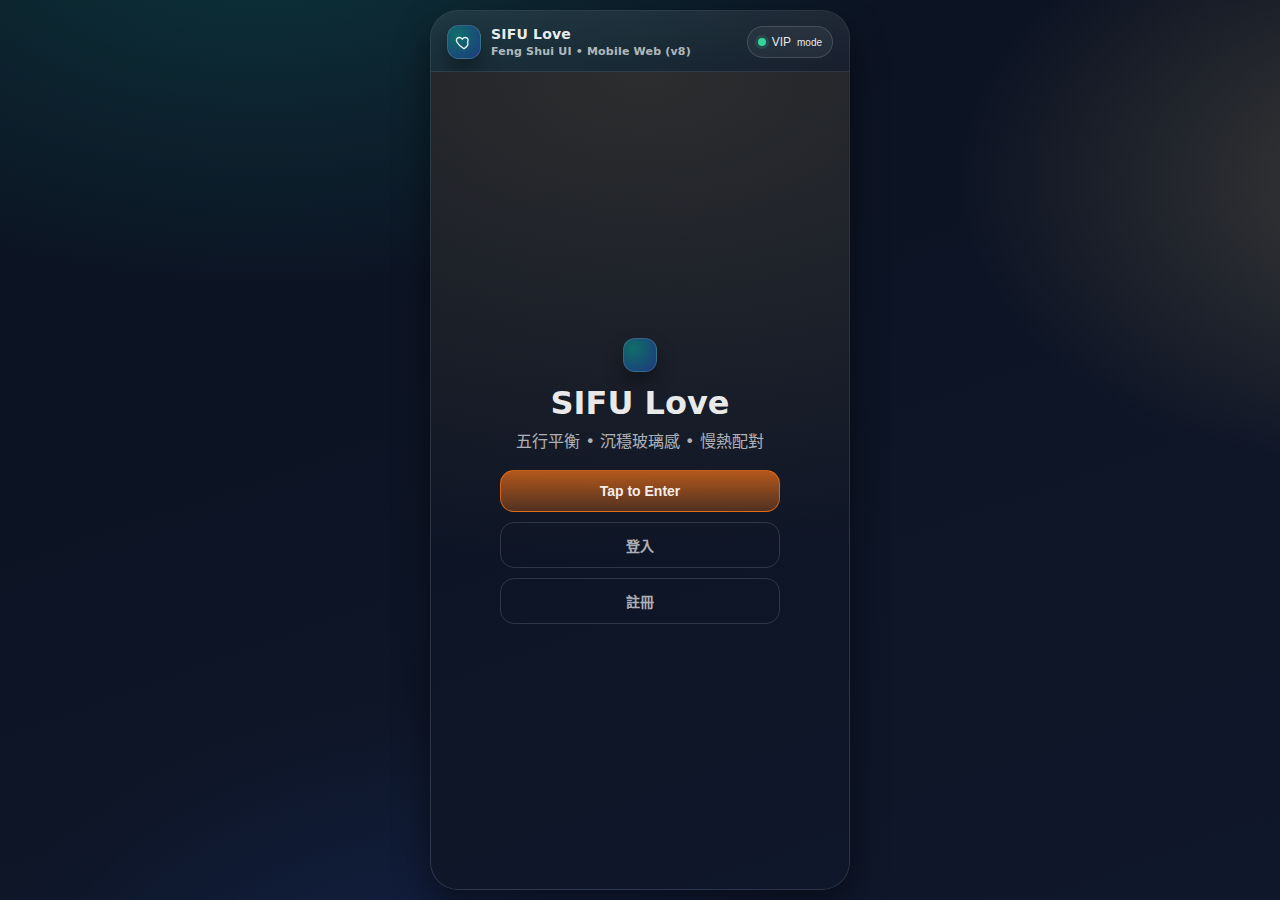
<file: v8/index.html>
<!doctype html>
<html lang="zh-HK">
<head>
  <meta charset="utf-8" />
  <meta name="viewport" content="width=device-width, initial-scale=1, viewport-fit=cover" />
  <meta name="theme-color" content="#0f172a" />
  <title>SIFU Love — Feng Shui UI Prototype (v8)</title>
  <!-- Testing checklist (manual) -->
  <!--
    - Open app: splash appears first time; Tap Enter -> Home; reload after toggle skip works.
    - Navigate all tabs/routes (Home, Match, Chat, Profile, Settings, Login/Register): only one scroll, no bleed.
    - Swipe cards + undo; like/pass toasts.
    - Chat: send message -> typing indicator -> auto reply (unless disabled in Settings). Long-press/ctx menus show sheet.
    - Admin user filters react to search/status/verified/VIP.
    - Language switch zh-HK/en updates text immediately and persists.
    - Register new user -> Profile shows new data; Logout returns to Splash/Login.
    - Hash routes survive refresh and Back works.
  -->
  <link rel="stylesheet" href="./assets/styles/base.css">
  <link rel="stylesheet" href="./assets/styles/components.css">
  <link rel="stylesheet" href="./assets/styles/pages.css">
  <link rel="stylesheet" href="./assets/styles/scrollbars.css">
</head>
<body>
  <div id="root"></div>

  <div id="toast" class="toast"></div>
  <div id="sheet" class="sheet" aria-hidden="true"></div>
  <div id="overlay" class="overlay" aria-hidden="true"></div>

  <script type="module" src="./assets/js/app.js"></script>
</body>
</html>
</file>
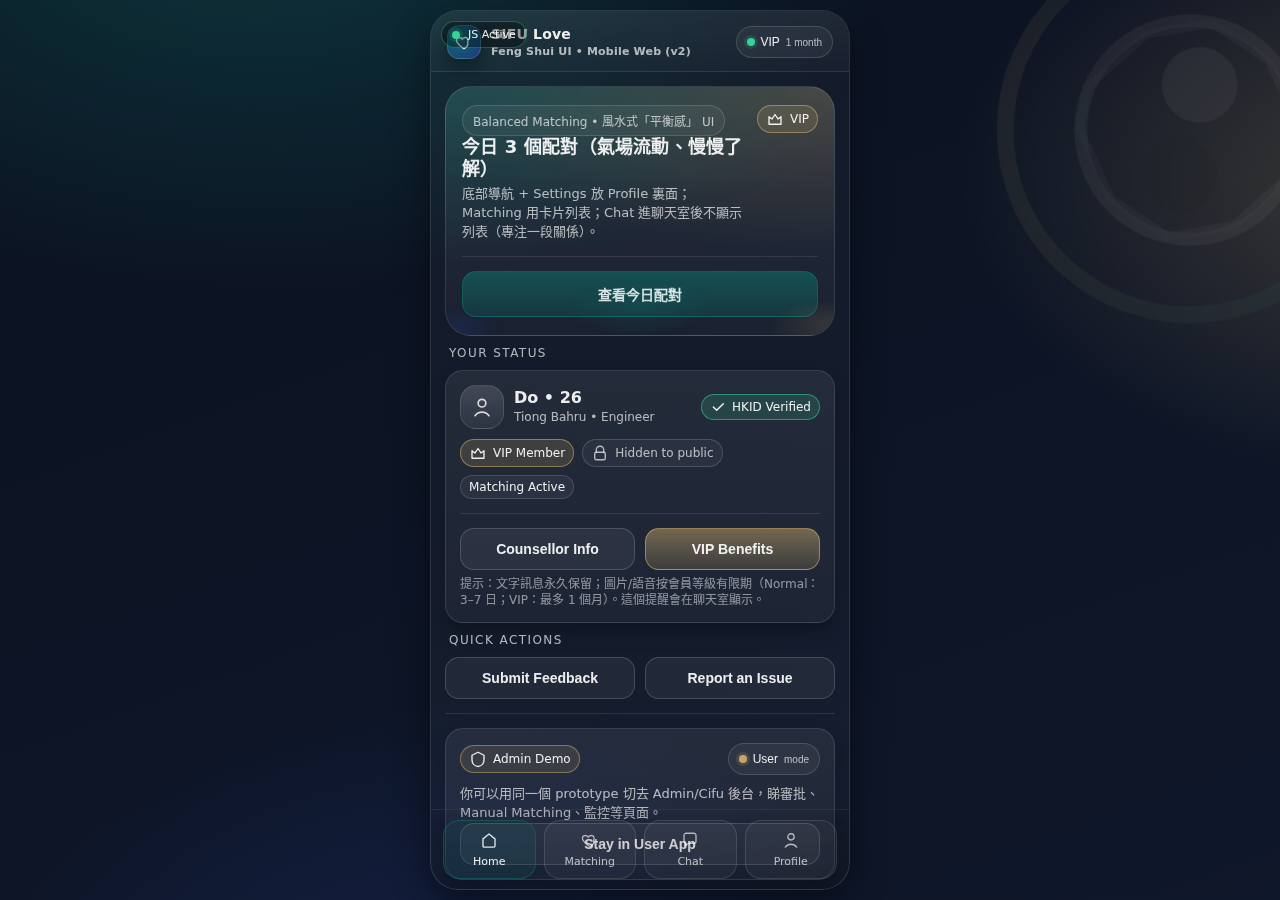
<file: sifu-love-fengshui-ui-v3.html>
<!doctype html>
<html lang="zh-HK">
<head>
  <meta charset="utf-8" />
  <meta name="viewport" content="width=device-width, initial-scale=1, viewport-fit=cover" />
  <meta name="theme-color" content="#0f172a" />
  <title>SIFU Love — Feng Shui UI Prototype (v2)</title>
  <style>
    :root{
      --wood:#0f766e; --fire:#f97316; --earth:#e7d7b5; --metal:#c5a76a; --water:#1e3a8a;
      --bg0:#0b1220; --bg1:#0f172a;
      --text:rgba(255,255,255,0.92);
      --muted:rgba(255,255,255,0.68);
      --muted2:rgba(255,255,255,0.52);
      --ok:#34d399;
      --shadow:0 16px 36px rgba(0,0,0,0.45);
      --radius:18px; --radius2:26px;
      --safe-top: env(safe-area-inset-top);
      --safe-bottom: env(safe-area-inset-bottom);
    }
    *{box-sizing:border-box;}
    html,body{height:100%;}
    body{
      margin:0;
      font-family: ui-sans-serif, system-ui, -apple-system, Segoe UI, Roboto, Helvetica, Arial, "Apple Color Emoji","Segoe UI Emoji";
      color:var(--text);
      background:
        radial-gradient(1200px 700px at 20% -10%, rgba(15,118,110,0.35), transparent 55%),
        radial-gradient(900px 600px at 110% 20%, rgba(197,167,106,0.25), transparent 50%),
        radial-gradient(900px 700px at 35% 120%, rgba(30,58,138,0.35), transparent 55%),
        linear-gradient(160deg, var(--bg0), var(--bg1));
      overflow:hidden;
    }
    .bg-bagua{
      position:fixed; inset:-80px -120px auto auto;
      width:420px; height:420px;
      opacity:0.08;
      filter: drop-shadow(0 18px 25px rgba(0,0,0,0.4));
      pointer-events:none;
      transform: rotate(12deg);
    }
    .app{height:100%;display:flex;justify-content:center;align-items:stretch;padding:10px;}
    .phone{
      width:min(420px,100%); height:100%;
      background:rgba(255,255,255,0.03);
      border:1px solid rgba(255,255,255,0.10);
      border-radius:28px;
      box-shadow:var(--shadow);
      overflow:hidden;
      position:relative;
      display:flex; flex-direction:column;
    }
    .topbar{
      padding: calc(14px + var(--safe-top)) 16px 12px;
      display:flex; align-items:center; justify-content:space-between; gap:10px;
      border-bottom:1px solid rgba(255,255,255,0.08);
      background:linear-gradient(180deg, rgba(255,255,255,0.05), rgba(255,255,255,0.02));
    }
    .brand{display:flex; align-items:center; gap:10px; min-width:0;}
    .logo{
      width:34px;height:34px;border-radius:12px;
      background:radial-gradient(circle at 30% 30%, rgba(15,118,110,0.9), rgba(30,58,138,0.9));
      display:grid; place-items:center;
      border:1px solid rgba(255,255,255,0.14);
      box-shadow:0 10px 18px rgba(0,0,0,0.35);
      flex:0 0 auto;
    }
    .brand h1{margin:0;font-size:14px;letter-spacing:.2px;line-height:1.2;white-space:nowrap;overflow:hidden;text-overflow:ellipsis;}
    .brand .sub{display:block;font-size:11px;color:var(--muted);margin-top:2px;}
    .chip{
      display:inline-flex; align-items:center; gap:6px;
      padding:8px 10px; font-size:12px;
      border-radius:999px;
      border:1px solid rgba(255,255,255,0.14);
      background:rgba(255,255,255,0.05);
      color:var(--text);
      user-select:none;
      cursor:pointer;
      transition: transform .08s ease, background .2s ease;
    }
    .chip:active{transform:scale(0.98);}
    .chip small{color:var(--muted);}
    .chip .dot{width:8px;height:8px;border-radius:999px;background:var(--ok);box-shadow:0 0 0 3px rgba(52,211,153,0.15);}
    .chip.off .dot{background:var(--muted2);box-shadow:none;}
    .chip.admin .dot{background:var(--metal);box-shadow:0 0 0 3px rgba(197,167,106,0.18);}
    .content{flex:1 1 auto; overflow:auto; padding:14px 14px calc(86px + var(--safe-bottom)); scroll-behavior:smooth;}
    .section-title{font-size:12px;letter-spacing:.12em;text-transform:uppercase;color:var(--muted);margin:10px 4px;}
    .card{
      border:1px solid rgba(255,255,255,0.12);
      background:linear-gradient(180deg, rgba(255,255,255,0.07), rgba(255,255,255,0.04));
      border-radius:var(--radius);
      padding:14px;
      box-shadow:0 10px 18px rgba(0,0,0,0.25);
    }
    .card + .card{margin-top:12px;}
    .hero{
      position:relative;border-radius:var(--radius2);padding:18px 16px;
      border:1px solid rgba(255,255,255,0.12);
      background:
        radial-gradient(850px 350px at 0% 0%, rgba(15,118,110,0.28), transparent 50%),
        radial-gradient(750px 300px at 100% 0%, rgba(197,167,106,0.22), transparent 55%),
        linear-gradient(180deg, rgba(255,255,255,0.08), rgba(255,255,255,0.03));
      overflow:hidden;
    }
    .hero .waterline{
      position:absolute;left:-30%;right:-30%;bottom:-28px;height:80px;
      background:
        radial-gradient(80px 38px at 20% 50%, rgba(30,58,138,0.32), transparent 60%),
        radial-gradient(120px 45px at 50% 30%, rgba(15,118,110,0.24), transparent 65%),
        radial-gradient(100px 42px at 80% 60%, rgba(197,167,106,0.18), transparent 60%);
      filter:blur(2px);opacity:.9;transform:rotate(-2deg);
    }
    .row{display:flex;gap:10px;align-items:center;}
    .col{display:flex;flex-direction:column;gap:8px;}
    .grow{flex:1 1 auto; min-width:0;}
    .h2{margin:0;font-size:18px;letter-spacing:.2px;line-height:1.2;}
    .p{margin:6px 0 0;font-size:13px;color:var(--muted);line-height:1.45;}
    .btn{
      width:100%;
      border:1px solid rgba(255,255,255,0.16);
      background:rgba(255,255,255,0.06);
      color:var(--text);
      padding:12px 12px;
      border-radius:14px;
      font-size:14px;
      font-weight:600;
      cursor:pointer;
      transition: transform .08s ease, background .2s ease, border-color .2s ease;
      display:inline-flex;
      align-items:center;
      justify-content:center;
      gap:8px;
    }
    .btn:active{transform:scale(0.99);}
    .btn.primary{border-color:rgba(15,118,110,0.55);background:linear-gradient(180deg, rgba(15,118,110,0.55), rgba(15,118,110,0.25));}
    .btn.metal{border-color:rgba(197,167,106,0.65);background:linear-gradient(180deg, rgba(197,167,106,0.50), rgba(197,167,106,0.18));}
    .btn.ghost{background:transparent;border-color:rgba(255,255,255,0.14);color:var(--muted);font-weight:600;}
    .grid2{display:grid;grid-template-columns:1fr 1fr;gap:10px;}
    .pill{display:inline-flex;align-items:center;gap:8px;padding:6px 10px;border-radius:999px;border:1px solid rgba(255,255,255,0.14);background:rgba(255,255,255,0.05);font-size:12px;color:var(--muted);width:max-content;}
    .badge{display:inline-flex;align-items:center;gap:6px;padding:4px 8px;border-radius:999px;font-size:12px;border:1px solid rgba(255,255,255,0.14);background:rgba(255,255,255,0.05);color:var(--text);}
    .badge.vip{border-color:rgba(197,167,106,0.6);background:rgba(197,167,106,0.18);}
    .badge.ok{border-color:rgba(52,211,153,0.55);background:rgba(52,211,153,0.16);}
    .badge.lock{border-color:rgba(255,255,255,0.16);background:rgba(255,255,255,0.04);color:var(--muted);}
    .field{display:flex;flex-direction:column;gap:6px;margin-top:10px;}
    label{font-size:12px;color:var(--muted);}
    input,select,textarea{
      width:100%;
      padding:11px 12px;
      border-radius:14px;
      border:1px solid rgba(255,255,255,0.14);
      background:rgba(0,0,0,0.18);
      color:var(--text);
      outline:none;
    }
    textarea{min-height:88px;resize:vertical;}
    input::placeholder, textarea::placeholder{color:rgba(255,255,255,0.38);}
    .hint{margin-top:6px;font-size:12px;color:var(--muted2);line-height:1.35;}
    .divider{height:1px;background:rgba(255,255,255,0.10);margin:14px 0;}
    .match{display:flex;gap:12px;align-items:flex-start;}
    .avatar{
      width:44px;height:44px;border-radius:16px;
      background:linear-gradient(180deg, rgba(255,255,255,0.14), rgba(255,255,255,0.05));
      border:1px solid rgba(255,255,255,0.12);
      display:grid;place-items:center;
      flex:0 0 auto; overflow:hidden;
    }
    .avatar svg{opacity:.95;}
    .name{font-weight:700;font-size:14px;margin:0;}
    .meta{margin:2px 0 0;font-size:12px;color:var(--muted);line-height:1.35;}
    .actions{display:flex;gap:8px;margin-top:10px;}
    .iconbtn{
      flex:1 1 auto;
      border-radius:14px;
      padding:10px 10px;
      border:1px solid rgba(255,255,255,0.14);
      background:rgba(255,255,255,0.05);
      color:var(--text);
      cursor:pointer;
      display:inline-flex;
      align-items:center;
      justify-content:center;
      gap:8px;
      font-weight:650;
      font-size:13px;
    }
    .iconbtn.like{border-color:rgba(249,115,22,0.55);background:rgba(249,115,22,0.14);}
    .iconbtn.chat{border-color:rgba(15,118,110,0.55);background:rgba(15,118,110,0.14);}
    .iconbtn:active{transform:scale(0.99);}
    .chatlist .item{
      display:flex;gap:12px;align-items:center;
      padding:12px;
      border:1px solid rgba(255,255,255,0.10);
      background:rgba(255,255,255,0.04);
      border-radius:16px;
      cursor:pointer;
    }
    .chatlist .item + .item{margin-top:10px;}
    .right{margin-left:auto;color:var(--muted2);font-size:12px;display:flex;flex-direction:column;align-items:flex-end;gap:2px;}
    .chatroom{
      position:absolute; inset:0;
      background:linear-gradient(180deg, rgba(0,0,0,0.35), rgba(0,0,0,0.25));
      display:none; flex-direction:column;
    }
    .chatroom.on{display:flex;}
    .chatroom .chat-top{
      padding: calc(14px + var(--safe-top)) 14px 12px;
      display:flex;align-items:center;gap:10px;
      border-bottom:1px solid rgba(255,255,255,0.10);
      background:rgba(0,0,0,0.25);
    }
    .back{
      width:38px;height:38px;border-radius:14px;
      border:1px solid rgba(255,255,255,0.14);
      background:rgba(255,255,255,0.05);
      display:grid;place-items:center;
      cursor:pointer;
    }
    .chatroom .thread{flex:1 1 auto;overflow:auto;padding:14px;}
    .bubble{
      max-width:78%;
      padding:10px 12px;
      border-radius:16px;
      border:1px solid rgba(255,255,255,0.12);
      background:rgba(255,255,255,0.06);
      margin-bottom:10px;
      font-size:13px;
      line-height:1.35;
    }
    .bubble.me{margin-left:auto;border-color:rgba(15,118,110,0.45);background:rgba(15,118,110,0.16);}
    .bubble .tiny{margin-top:6px;font-size:11px;color:var(--muted2);}
    .composer{
      padding:10px 10px calc(10px + var(--safe-bottom));
      border-top:1px solid rgba(255,255,255,0.10);
      background:rgba(0,0,0,0.22);
      display:flex;gap:8px;align-items:flex-end;
    }
    .composer input{border-radius:16px;padding:12px 12px;margin:0;flex:1 1 auto;}
    .send{
      width:46px;height:46px;border-radius:16px;
      border:1px solid rgba(15,118,110,0.55);
      background:rgba(15,118,110,0.18);
      display:grid;place-items:center;
      cursor:pointer; flex:0 0 auto;
    }
    .nav{
      position:absolute;left:0;right:0;bottom:0;
      padding:10px 12px calc(10px + var(--safe-bottom));
      border-top:1px solid rgba(255,255,255,0.10);
      background:linear-gradient(180deg, rgba(0,0,0,0.05), rgba(0,0,0,0.25));
      display:flex;gap:8px;justify-content:space-between;align-items:center;
    }
    .tab{
      flex:1 1 0;
      padding:10px 10px;
      border-radius:16px;
      border:1px solid rgba(255,255,255,0.12);
      background:rgba(255,255,255,0.04);
      cursor:pointer;
      display:flex;flex-direction:column;align-items:center;gap:6px;
      color:var(--muted);
      font-size:11px;
      user-select:none;
    }
    .tab.active{color:var(--text);border-color:rgba(15,118,110,0.50);background:rgba(15,118,110,0.14);}
    .tab svg{opacity:.95;}
    .hidden{display:none !important;}
    .toast{
      position:absolute;left:50%;transform:translateX(-50%);
      bottom:calc(92px + var(--safe-bottom));
      background:rgba(0,0,0,0.55);
      border:1px solid rgba(255,255,255,0.14);
      padding:10px 12px;border-radius:14px;
      color:var(--text);font-size:13px;
      max-width:calc(100% - 26px);
      display:none;
    }
    .toast.on{display:block;animation:pop .18s ease-out;}
    @keyframes pop{from{transform:translateX(-50%) translateY(6px);opacity:0;}to{transform:translateX(-50%) translateY(0);opacity:1;}}
    .js-indicator{
      position:absolute; top:10px; left:10px;
      padding:6px 10px;
      border-radius:999px;
      border:1px solid rgba(255,255,255,0.14);
      background:rgba(0,0,0,0.35);
      color:var(--muted);
      font-size:11px;
      display:flex; align-items:center; gap:8px;
      z-index:5;
      pointer-events:none;
    }
    .js-indicator .dot{
      width:8px;height:8px;border-radius:999px;background:rgba(255,255,255,0.35);
    }
    html[data-js="on"] .js-indicator{color:var(--text);border-color:rgba(52,211,153,0.35);}
    html[data-js="on"] .js-indicator .dot{background:var(--ok); box-shadow:0 0 0 3px rgba(52,211,153,0.12);}
  
    /* --- Chatroom polish (v3) --- */
    .phone.in-chat .nav{ display:none; }
    .phone.in-chat .content{ overflow:hidden; }

    .chatroom{
      z-index: 50;
      background:
        radial-gradient(900px 420px at 0% 0%, rgba(15,118,110,0.22), transparent 55%),
        radial-gradient(900px 420px at 100% 0%, rgba(197,167,106,0.18), transparent 60%),
        linear-gradient(180deg, rgba(11,18,32,0.98), rgba(15,23,42,0.98));
      backdrop-filter: blur(10px);
    }
    .chatroom .chat-top{
      background: rgba(0,0,0,0.28);
      box-shadow: 0 12px 26px rgba(0,0,0,0.35);
    }
    .chatroom .thread{
      padding: 14px 14px 18px;
    }
    .thread-banner{
      border: 1px solid rgba(255,255,255,0.12);
      background: rgba(255,255,255,0.05);
      border-radius: 16px;
      padding: 10px 12px;
      margin-bottom: 12px;
    }
    .thread-title{
      font-size: 12px;
      font-weight: 900;
      letter-spacing: .04em;
    }
    .thread-sub{
      margin-top: 4px;
      font-size: 12px;
      color: var(--muted);
      line-height: 1.35;
    }
    .day-divider{
      display:flex;
      align-items:center;
      justify-content:center;
      margin: 10px 0 12px;
      color: var(--muted2);
      font-size: 11px;
    }
    .day-divider span{
      padding: 4px 10px;
      border-radius: 999px;
      border: 1px solid rgba(255,255,255,0.12);
      background: rgba(0,0,0,0.18);
    }

    /* Bubbles: cleaner spacing + subtle "tail" */
    .bubble{
      position: relative;
      border-radius: 18px;
      padding: 10px 12px;
      margin-bottom: 12px;
      box-shadow: 0 8px 16px rgba(0,0,0,0.22);
      border: 1px solid rgba(255,255,255,0.12);
      background: rgba(255,255,255,0.06);
    }
    .bubble::after{
      content:"";
      position:absolute;
      left: 10px;
      bottom: -6px;
      width: 14px;
      height: 14px;
      background: rgba(255,255,255,0.06);
      border-left: 1px solid rgba(255,255,255,0.10);
      border-bottom: 1px solid rgba(255,255,255,0.10);
      transform: rotate(45deg);
      border-bottom-left-radius: 4px;
      filter: blur(0.0px);
    }
    .bubble.me{
      background: rgba(15,118,110,0.18);
      border-color: rgba(15,118,110,0.42);
      box-shadow: 0 10px 18px rgba(15,118,110,0.10), 0 8px 16px rgba(0,0,0,0.22);
    }
    .bubble.me::after{
      left: auto;
      right: 10px;
      background: rgba(15,118,110,0.18);
      border-left: none;
      border-bottom: 1px solid rgba(15,118,110,0.28);
      border-right: 1px solid rgba(15,118,110,0.28);
    }

    .composer{
      background: rgba(0,0,0,0.35);
      box-shadow: 0 -10px 26px rgba(0,0,0,0.30);
    }
    .composer input{
      background: rgba(255,255,255,0.06);
      border-color: rgba(255,255,255,0.14);
    }
    .send{
      border-color: rgba(197,167,106,0.55);
      background: rgba(197,167,106,0.16);
    }

  </style>
</head>
<body>
  <svg class="bg-bagua" viewBox="0 0 200 200" aria-hidden="true">
    <defs>
      <linearGradient id="g" x1="0" x2="1">
        <stop offset="0" stop-color="#c5a76a"/>
        <stop offset="1" stop-color="#0f766e"/>
      </linearGradient>
    </defs>
    <circle cx="100" cy="100" r="88" fill="none" stroke="url(#g)" stroke-width="8"/>
    <circle cx="100" cy="100" r="52" fill="none" stroke="rgba(255,255,255,0.6)" stroke-width="6"/>
    <circle cx="100" cy="78" r="18" fill="rgba(255,255,255,0.6)"/>
    <circle cx="100" cy="122" r="18" fill="rgba(0,0,0,0.55)"/>
    <path d="M100 48 L130 60 L152 90 L152 110 L130 140 L100 152 L70 140 L48 110 L48 90 L70 60 Z"
          fill="none" stroke="rgba(255,255,255,0.4)" stroke-width="4"/>
  </svg>

  <div class="app">
    <div class="phone" id="phone">
      <div class="js-indicator"><span class="dot"></span>JS Active</div>

      <div class="topbar">
        <div class="brand">
          <div class="logo" aria-hidden="true">
            <svg width="18" height="18" viewBox="0 0 24 24" fill="none">
              <path d="M12 21s-7-4.4-9.3-8.6C.7 8.7 2.6 6 5.6 6c1.8 0 3.3 1 4.1 2.2C10.5 7 12 6 13.8 6c3 0 4.9 2.7 2.9 6.4C19 16.6 12 21 12 21z" stroke="rgba(255,255,255,0.92)" stroke-width="1.8" />
            </svg>
          </div>
          <div class="grow">
            <h1>SIFU Love <span class="sub">Feng Shui UI • Mobile Web (v2)</span></h1>
          </div>
        </div>

        <button class="chip" id="modeChip" title="切換 VIP / Normal" type="button">
          <span class="dot"></span>
          <span id="modeText">VIP</span>
          <small id="retentionText">1 month</small>
        </button>
      </div>

      <div class="content" id="content"></div>

      <div class="nav" id="nav">
        <div class="tab active" data-tab="home">
          <svg width="18" height="18" viewBox="0 0 24 24" fill="none"><path d="M4 10.5 12 4l8 6.5V20a1.5 1.5 0 0 1-1.5 1.5H5.5A1.5 1.5 0 0 1 4 20v-9.5z" stroke="currentColor" stroke-width="1.8"/></svg>
          Home
        </div>
        <div class="tab" data-tab="match">
          <svg width="18" height="18" viewBox="0 0 24 24" fill="none"><path d="M12 21s-7-4.4-9.3-8.6C.7 8.7 2.6 6 5.6 6c1.8 0 3.3 1 4.1 2.2C10.5 7 12 6 13.8 6c3 0 4.9 2.7 2.9 6.4C19 16.6 12 21 12 21z" stroke="currentColor" stroke-width="1.8"/></svg>
          Matching
        </div>
        <div class="tab" data-tab="chat">
          <svg width="18" height="18" viewBox="0 0 24 24" fill="none"><path d="M4 5.8A2.8 2.8 0 0 1 6.8 3h10.4A2.8 2.8 0 0 1 20 5.8v7.8a2.8 2.8 0 0 1-2.8 2.8H10l-4.8 3.2V16.4A2.8 2.8 0 0 1 4 13.6V5.8z" stroke="currentColor" stroke-width="1.8"/></svg>
          Chat
        </div>
        <div class="tab" data-tab="profile">
          <svg width="18" height="18" viewBox="0 0 24 24" fill="none"><path d="M12 12a4.2 4.2 0 1 0-4.2-4.2A4.2 4.2 0 0 0 12 12zm7.6 9.5a9.4 9.4 0 0 0-15.2 0" stroke="currentColor" stroke-width="1.8" stroke-linecap="round"/></svg>
          Profile
        </div>
      </div>

      <div class="chatroom" id="chatroom">
        <div class="chat-top">
          <button class="back" id="backBtn" type="button" aria-label="返回">
            <svg width="18" height="18" viewBox="0 0 24 24" fill="none"><path d="M15 6 9 12l6 6" stroke="rgba(255,255,255,0.9)" stroke-width="2" stroke-linecap="round" stroke-linejoin="round"/></svg>
          </button>
          <div class="row grow" style="gap:10px;">
            <div class="avatar" style="width:40px;height:40px;border-radius:14px;">
              <svg width="20" height="20" viewBox="0 0 24 24" fill="none"><path d="M12 12a4.2 4.2 0 1 0-4.2-4.2A4.2 4.2 0 0 0 12 12zm7.6 9.5a9.4 9.4 0 0 0-15.2 0" stroke="rgba(255,255,255,0.85)" stroke-width="1.8" stroke-linecap="round"/></svg>
            </div>
            <div class="grow">
              <div style="font-weight:800; font-size:14px;" id="chatTitle">Alicia • 27</div>
              <div style="font-size:12px; color:var(--muted);" id="chatSubtitle">Central • Verified <span style="color:var(--ok)">●</span></div>
            </div>
          </div>
          <div class="badge" id="chatRetentionBadge" title="Retention policy"></div>
        </div>
        <div class="thread" id="thread">
          <div class="thread-banner" id="threadBanner">
            <div class="thread-title">Tips</div>
            <div class="thread-sub">文字訊息永久保留；圖片/語音會按會員等級到期。請避免分享敏感資料。</div>
          </div>
          <div class="day-divider"><span>Today</span></div>
          <div class="bubble">Hi 👋 我係 Alicia。今日嘅配對好自然～想慢慢了解你。</div>
          <div class="bubble me">我都係～我哋可以先喺度傾下，之後再決定要唔要轉 WhatsApp。</div>
          <div class="bubble">
            <div><b>[Image]</b> Sunset photo</div>
            <div class="tiny" id="imgExpiryText">Image expires in 30 days</div>
          </div>
          <div class="bubble me">好靚！👍</div>
        </div>
        <div class="composer">
          <input id="msg" placeholder="輸入訊息…" />
          <button class="send" id="sendBtn" type="button" title="Send">
            <svg width="18" height="18" viewBox="0 0 24 24" fill="none"><path d="M4 12l16-8-6 16-2.2-6.1L4 12z" stroke="rgba(255,255,255,0.9)" stroke-width="2" stroke-linejoin="round"/></svg>
          </button>
        </div>
      </div>

      <div class="toast" id="toast"></div>
    </div>
  </div>

<script>
  document.documentElement.dataset.js = "on";

  const state = {
    vip: true,
    verified: true,
    hiddenProfile: true,
    pausedMatching: false,
    adminMode: false,
    dailyMatches: 3,
  };

  const content = document.getElementById('content');
  const phone = document.getElementById('phone');

  const nav = document.getElementById('nav');
  const tabs = [...document.querySelectorAll('.tab')];
  const modeChip = document.getElementById('modeChip');
  const modeText = document.getElementById('modeText');
  const retentionText = document.getElementById('retentionText');
  const toast = document.getElementById('toast');

  const chatroom = document.getElementById('chatroom');
  const backBtn = document.getElementById('backBtn');
  const sendBtn = document.getElementById('sendBtn');
  const msg = document.getElementById('msg');
  const thread = document.getElementById('thread');
  const imgExpiryText = document.getElementById('imgExpiryText');
  const chatRetentionBadge = document.getElementById('chatRetentionBadge');
  const chatTitle = document.getElementById('chatTitle');

  function showToast(t){
    toast.textContent = t;
    toast.classList.add('on');
    clearTimeout(showToast._t);
    showToast._t = setTimeout(()=>toast.classList.remove('on'), 1800);
  }

  function setVIP(v){
    state.vip = v;
    modeText.textContent = v ? 'VIP' : 'Normal';
    retentionText.textContent = v ? '1 month' : '3–7 days';
    modeChip.classList.toggle('off', !v);

    chatRetentionBadge.textContent = v ? 'VIP retention: 1 month' : 'Normal retention: 3–7 days';
    chatRetentionBadge.className = 'badge ' + (v ? 'vip' : '');
    imgExpiryText.textContent = v ? 'Image expires in 30 days' : 'Image expires in 7 days';
    const b = document.getElementById('threadBanner');
    if(b){
      const sub = b.querySelector('.thread-sub');
      if(sub){
        sub.textContent = v ? '文字訊息永久保留；圖片/語音最長保留 1 個月。請避免分享敏感資料。' : '文字訊息永久保留；圖片/語音一般保留 3–7 日。請避免分享敏感資料。';
      }
    }
  }

  function icon(name){
    const map = {
      spark: `<svg width="18" height="18" viewBox="0 0 24 24" fill="none"><path d="M12 2l1.6 6.2L20 10l-6.4 1.8L12 18l-1.6-6.2L4 10l6.4-1.8L12 2z" stroke="currentColor" stroke-width="1.8" stroke-linejoin="round"/></svg>`,
      shield:`<svg width="18" height="18" viewBox="0 0 24 24" fill="none"><path d="M12 3 20 7v6c0 5-3.4 8.5-8 9-4.6-.5-8-4-8-9V7l8-4z" stroke="currentColor" stroke-width="1.8" stroke-linejoin="round"/></svg>`,
      lock:`<svg width="18" height="18" viewBox="0 0 24 24" fill="none"><path d="M7 11V8a5 5 0 0 1 10 0v3" stroke="currentColor" stroke-width="1.8" stroke-linecap="round"/><path d="M7 11h10a2 2 0 0 1 2 2v6a2 2 0 0 1-2 2H7a2 2 0 0 1-2-2v-6a2 2 0 0 1 2-2z" stroke="currentColor" stroke-width="1.8" stroke-linejoin="round"/></svg>`,
      tick:`<svg width="16" height="16" viewBox="0 0 24 24" fill="none"><path d="M20 7 10 17l-5-5" stroke="currentColor" stroke-width="2.2" stroke-linecap="round" stroke-linejoin="round"/></svg>`,
      cog:`<svg width="18" height="18" viewBox="0 0 24 24" fill="none"><path d="M12 15.2A3.2 3.2 0 1 0 12 8.8a3.2 3.2 0 0 0 0 6.4z" stroke="currentColor" stroke-width="1.8"/><path d="M19.4 15a8 8 0 0 0 .1-6l-2.2.3a6.2 6.2 0 0 0-1.5-1.5l.3-2.2a8 8 0 0 0-6-.1l.3 2.2a6.2 6.2 0 0 0-1.5 1.5L6.7 9a8 8 0 0 0-.1 6l2.2-.3a6.2 6.2 0 0 0 1.5 1.5l-.3 2.2a8 8 0 0 0 6 .1l-.3-2.2a6.2 6.2 0 0 0 1.5-1.5l2.2.3z" stroke="currentColor" stroke-width="1.4" stroke-linejoin="round"/></svg>`,
      crown:`<svg width="18" height="18" viewBox="0 0 24 24" fill="none"><path d="M4 9l4 3 4-6 4 6 4-3v10H4V9z" stroke="currentColor" stroke-width="1.8" stroke-linejoin="round"/></svg>`,
      alert:`<svg width="18" height="18" viewBox="0 0 24 24" fill="none"><path d="M12 9v5" stroke="currentColor" stroke-width="2" stroke-linecap="round"/><path d="M12 17h.01" stroke="currentColor" stroke-width="3" stroke-linecap="round"/><path d="M10.3 4.2a2 2 0 0 1 3.4 0l8 13.8a2 2 0 0 1-1.7 3H4a2 2 0 0 1-1.7-3l8-13.8z" stroke="currentColor" stroke-width="1.4"/></svg>`
    };
    return map[name] || '';
  }

  function heroCard(title, subtitle, ctaText, ctaGo){
    return `
      <div class="hero">
        <div class="row" style="align-items:flex-start;">
          <div class="grow">
            <div class="pill">Balanced Matching • 風水式「平衡感」 UI</div>
            <h2 class="h2">${title}</h2>
            <p class="p">${subtitle}</p>
          </div>
          <div class="badge ${state.vip ? 'vip' : ''}">
            ${state.vip ? icon('crown') : icon('spark')}
            ${state.vip ? 'VIP' : 'Normal'}
          </div>
        </div>
        <div class="divider"></div>
        <button class="btn primary" type="button" data-go="${ctaGo}">${ctaText}</button>
        <div class="waterline"></div>
      </div>
    `;
  }

  // ---- Screens (NO inline onclick; use data-* and event delegation) ----
  function screenHome(){
    const status = state.verified ? `<span class="badge ok">${icon('tick')} HKID Verified</span>` : `<span class="badge">Not Verified</span>`;
    const lock = state.vip ? `<span class="badge lock" title="VIP only">${icon('lock')} ${state.hiddenProfile ? 'Hidden to public' : 'Visible to public'}</span>` : ``;

    return `
      ${heroCard(
        "今日 3 個配對（氣場流動、慢慢了解）",
        "底部導航 + Settings 放 Profile 裏面；Matching 用卡片列表；Chat 進聊天室後不顯示列表（專注一段關係）。",
        "查看今日配對",
        "match"
      )}

      <div class="section-title">Your Status</div>
      <div class="card">
        <div class="row">
          <div class="avatar" aria-hidden="true">
            <svg width="22" height="22" viewBox="0 0 24 24" fill="none"><path d="M12 12a4.2 4.2 0 1 0-4.2-4.2A4.2 4.2 0 0 0 12 12zm7.6 9.5a9.4 9.4 0 0 0-15.2 0" stroke="rgba(255,255,255,0.85)" stroke-width="1.8" stroke-linecap="round"/></svg>
          </div>
          <div class="grow">
            <div style="font-weight:800;">Do • 26</div>
            <div class="meta">Tiong Bahru • Engineer</div>
          </div>
          ${status}
        </div>

        <div style="margin-top:10px; display:flex; gap:8px; flex-wrap:wrap;">
          <span class="badge ${state.vip ? 'vip' : ''}">${state.vip ? icon('crown') : icon('spark')} ${state.vip ? 'VIP Member' : 'Normal Member'}</span>
          ${lock}
          <span class="badge" title="Pause matching">${state.pausedMatching ? 'Matching Paused' : 'Matching Active'}</span>
        </div>

        <div class="divider"></div>

        <div class="grid2">
          <button class="btn" type="button" data-go="counsellor">Counsellor Info</button>
          <button class="btn metal" type="button" data-go="vip">${state.vip ? 'VIP Benefits' : 'Upgrade to VIP'}</button>
        </div>
        <div class="hint">
          提示：文字訊息永久保留；圖片/語音按會員等級有限期（Normal：3–7 日；VIP：最多 1 個月）。這個提醒會在聊天室顯示。
        </div>
      </div>

      <div class="section-title">Quick Actions</div>
      <div class="grid2">
        <button class="btn" type="button" data-go="feedback">Submit Feedback</button>
        <button class="btn" type="button" data-go="report">Report an Issue</button>
      </div>

      <div class="divider"></div>

      <div class="card">
        <div class="row">
          <div class="badge" style="border-color: rgba(197,167,106,0.55); background: rgba(197,167,106,0.14);">${icon('shield')} Admin Demo</div>
          <div class="grow"></div>
          <button class="chip admin ${state.adminMode ? '' : 'off'}" type="button" data-action="toggleAdmin">
            <span class="dot"></span><span>${state.adminMode ? 'Admin' : 'User'}</span>
            <small>mode</small>
          </button>
        </div>
        <p class="p" style="margin-top:10px;">
          你可以用同一個 prototype 切去 Admin/Cifu 後台，睇審批、Manual Matching、監控等頁面。
        </p>
        <button class="btn" type="button" data-go="${state.adminMode ? 'admin' : 'home'}">${state.adminMode ? 'Go Admin Dashboard' : 'Stay in User App'}</button>
      </div>
    `;
  }

  function screenMatch(){
    const demoMatches = [
      {name:"Alicia", age:27, district:"Central", verified:true, vip:false, tagline:"喜歡慢跑、煮飯。想搵一個長期伴侶。"},
      {name:"Carmen", age:29, district:"TST", verified:false, vip:true, tagline:"藝術/設計。更重視溝通與價值觀。"},
      {name:"Iris", age:25, district:"Causeway Bay", verified:true, vip:false, tagline:"金融。週末鍾意行山同咖啡。"},
      {name:"Yuki", age:28, district:"Wan Chai", verified:false, vip:false, tagline:"教育。想建立穩定家庭節奏。"},
      {name:"Mina", age:30, district:"Sheung Wan", verified:true, vip:true, tagline:"市場營銷。細水長流型。"},
    ];
    const picks = demoMatches.slice(0, state.dailyMatches);
    const cards = picks.map((m)=>`
      <div class="card">
        <div class="match">
          <div class="avatar" aria-hidden="true">
            <svg width="22" height="22" viewBox="0 0 24 24" fill="none"><path d="M12 12a4.2 4.2 0 1 0-4.2-4.2A4.2 4.2 0 0 0 12 12zm7.6 9.5a9.4 9.4 0 0 0-15.2 0" stroke="rgba(255,255,255,0.85)" stroke-width="1.8" stroke-linecap="round"/></svg>
          </div>
          <div class="grow">
            <p class="name">${m.name} • ${m.age} <span style="color:var(--muted); font-weight:700;">(${m.district})</span></p>
            <p class="meta">${m.tagline}</p>
            <div style="margin-top:8px; display:flex; gap:8px; flex-wrap:wrap;">
              ${m.verified ? `<span class="badge ok">${icon('tick')} Verified</span>` : `<span class="badge">Not verified</span>`}
              ${m.vip ? `<span class="badge vip">${icon('crown')} VIP</span>` : ``}
            </div>
          </div>
        </div>
        <div class="actions">
          <button class="iconbtn like" type="button" data-toast="已表達興趣（Like）">${icon('spark')} Like</button>
          <button class="iconbtn chat" type="button" data-chat="${m.name}">${icon('shield')} Chat</button>
        </div>
        <div class="hint">每日配對預設 3 個（可由 Admin 設定）。現在顯示：${state.dailyMatches} 個。</div>
      </div>
    `).join('');

    return `
      <div class="section-title">Today’s Matches</div>
      ${cards}
      <div class="card">
        <div class="row">
          <div class="badge">${icon('spark')} Feng Shui Touch</div>
          <div class="grow"></div>
          <div class="pill">木 • 火 • 土 • 金 • 水</div>
        </div>
        <p class="p" style="margin-top:10px;">
          UI 用「五行」做色彩分層：木（和諧/成長）、水（沉穩/信任）、金（價值/承諾）——保持簡潔、留白、對稱，讓用戶感覺「順」。
        </p>
      </div>
    `;
  }

  function screenChat(){
    return `
      <div class="section-title">Chats</div>

      <div class="card">
        <div class="row">
          <div class="badge ${state.vip ? 'vip' : ''}">${state.vip ? icon('crown') : icon('spark')} Retention</div>
          <div class="grow"></div>
          <div class="pill">${state.vip ? 'Images/Audio: up to 1 month' : 'Images/Audio: 3–7 days'}</div>
        </div>
        <p class="p" style="margin-top:10px;">
          進入聊天室後，唔會顯示 chat list（專注一段對話）。圖片訊息會顯示到期提示；長按圖片可儲存到其他 Apps（示意）。
        </p>
      </div>

      <div class="chatlist" style="margin-top:12px;">
        <div class="item" data-chat="Alicia">
          <div class="avatar" aria-hidden="true">
            <svg width="22" height="22" viewBox="0 0 24 24" fill="none"><path d="M12 12a4.2 4.2 0 1 0-4.2-4.2A4.2 4.2 0 0 0 12 12zm7.6 9.5a9.4 9.4 0 0 0-15.2 0" stroke="rgba(255,255,255,0.85)" stroke-width="1.8" stroke-linecap="round"/></svg>
          </div>
          <div class="grow">
            <div style="font-weight:800;">Alicia</div>
            <div class="meta">“想慢慢了解你。”</div>
          </div>
          <div class="right">
            <div>11:24</div>
            <div style="color:var(--ok);">● Online</div>
          </div>
        </div>

        <div class="item" data-chat="Carmen">
          <div class="avatar" aria-hidden="true">
            <svg width="22" height="22" viewBox="0 0 24 24" fill="none"><path d="M12 12a4.2 4.2 0 1 0-4.2-4.2A4.2 4.2 0 0 0 12 12zm7.6 9.5a9.4 9.4 0 0 0-15.2 0" stroke="rgba(255,255,255,0.85)" stroke-width="1.8" stroke-linecap="round"/></svg>
          </div>
          <div class="grow">
            <div style="font-weight:800;">Carmen</div>
            <div class="meta">“你鍾意行山定海邊？”</div>
          </div>
          <div class="right">
            <div>Yesterday</div>
            <div style="color:var(--muted2);">○ Offline</div>
          </div>
        </div>
      </div>
    `;
  }

  function toggleSwitchRow(title, desc, value, action, disabled=false, badgeHtml=''){
    return `
      <div class="card">
        <div class="row">
          <div class="grow">
            <div style="font-weight:850;">${title} ${badgeHtml}</div>
            <div class="meta">${desc}</div>
          </div>
          <button class="chip ${value ? '' : 'off'}" type="button" ${disabled ? `data-toast="VIP only"` : `data-action="${action}"`}>
            <span class="dot"></span>
            <span>${value ? 'ON' : 'OFF'}</span>
          </button>
        </div>
      </div>
    `;
  }

  function screenProfile(){
    const vipOnly = !state.vip;
    const lockBadge = `<span class="badge lock" title="VIP only">${icon('lock')} VIP</span>`;

    return `
      <div class="section-title">Profile</div>

      <div class="card">
        <div class="row" style="align-items:flex-start;">
          <div class="avatar" aria-hidden="true" style="width:54px;height:54px;border-radius:20px;">
            <svg width="26" height="26" viewBox="0 0 24 24" fill="none"><path d="M12 12a4.2 4.2 0 1 0-4.2-4.2A4.2 4.2 0 0 0 12 12zm7.6 9.5a9.4 9.4 0 0 0-15.2 0" stroke="rgba(255,255,255,0.85)" stroke-width="1.8" stroke-linecap="round"/></svg>
          </div>
          <div class="grow">
            <div style="display:flex; gap:8px; align-items:center; flex-wrap:wrap;">
              <div style="font-size:16px; font-weight:900;">Do Huu Hoa</div>
              ${state.vip ? `<span class="badge vip">${icon('crown')} VIP</span>` : `<span class="badge">${icon('spark')} Normal</span>`}
              ${state.verified ? `<span class="badge ok">${icon('tick')} Verified</span>` : `<span class="badge">Not verified</span>`}
            </div>
            <div class="meta" style="margin-top:6px;">Bio: 想建立長期關係；重視尊重、節奏同承諾。</div>
            <div class="hint">相片上限：10 張（所有用戶都一樣）。</div>
          </div>
        </div>
      </div>

      <div class="section-title">Settings (inside Profile tab)</div>

      ${toggleSwitchRow(
        "Pause Matching",
        "暫停配對：Cifu 不會喺 matching pool 見到你。",
        state.pausedMatching,
        "togglePause"
      )}

      ${toggleSwitchRow(
        "Hide Profile (VIP)",
        "Not visible to public, only visible to Cifu",
        state.hiddenProfile,
        "toggleHidden",
        vipOnly,
        vipOnly ? lockBadge : ""
      )}

      <div class="grid2">
        <button class="btn" type="button" data-go="feedback">${icon('spark')} Feedback</button>
        <button class="btn" type="button" data-go="report">${icon('alert')} Report</button>
      </div>

      <div class="divider"></div>

      <button class="btn metal" type="button" data-go="vip">${state.vip ? 'View VIP Benefits' : 'Upgrade to VIP'}</button>
      <button class="btn ghost" type="button" data-toast="示意：Logout">Logout</button>
    `;
  }

  function screenFeedback(){
    return `
      <div class="section-title">User Feedback</div>
      <div class="card">
        <h2 class="h2">Tell us how to improve (3 fields)</h2>
        <p class="p">註冊期間同登入後都用同一套 Feedback form（3 欄）。</p>

        <div class="field">
          <label>User expectation（你期望呢個 App 提供咩？）</label>
          <textarea placeholder="例如：希望配對更認真、篩選更準、對話更有安全感…"></textarea>
        </div>

        <div class="field">
          <label>Suggesting area of improvement（建議改善）</label>
          <textarea placeholder="例如：想加一個『價值觀』標籤、配對理由提示…"></textarea>
        </div>

        <div class="field">
          <label>Aspect of appreciation（你最欣賞嘅地方）</label>
          <textarea placeholder="例如：介面簡潔、審批讓人放心、配對節奏慢…"></textarea>
        </div>

        <div class="divider"></div>
        <button class="btn primary" type="button" data-toast="已提交 Feedback（示意）">Submit</button>
      </div>
    `;
  }

  function screenReport(){
    return `
      <div class="section-title">Report</div>
      <div class="card">
        <h2 class="h2">Report scammers / issues</h2>
        <p class="p">只可喺登入後提交 Report，後台可處理。</p>

        <div class="field">
          <label>Category</label>
          <select>
            <option>Scam / Fraud</option>
            <option>Harassment</option>
            <option>Fake profile</option>
            <option>Other</option>
          </select>
        </div>

        <div class="field">
          <label>Details</label>
          <textarea placeholder="請描述發生咩事，並可提供時間、對話線索…"></textarea>
        </div>

        <div class="divider"></div>
        <button class="btn primary" type="button" data-toast="Report 已提交（示意）">Submit Report</button>
      </div>
    `;
  }

  function screenCounsellor(){
    return `
      <div class="section-title">Counsellor</div>
      <div class="card">
        <h2 class="h2">Cifu Counsellor Info</h2>
        <p class="p">為「認真關係」提供配對同輔導：審批、人工配對、跟進。</p>
        <div class="divider"></div>
        <div class="row">
          <div class="badge">${icon('shield')} Services</div>
          <div class="grow"></div>
          <div class="pill">Manual Matching • Guidance</div>
        </div>
        <ul style="margin:10px 0 0; padding-left: 18px; color: var(--muted); line-height: 1.6; font-size:13px;">
          <li>審批新用戶，確保基本可信度</li>
          <li>按性別/年齡/地區等條件 + 人工判斷配對</li>
          <li>必要時引導轉 WhatsApp 作長對話</li>
        </ul>
        <div class="divider"></div>
        <button class="btn" type="button" data-toast="示意：聯絡 Counsellor">Contact</button>
      </div>
    `;
  }

  function screenVIP(){
    return `
      <div class="section-title">VIP Membership</div>
      <div class="card">
        <h2 class="h2">${state.vip ? 'VIP Benefits' : 'Upgrade to VIP'}</h2>
        <p class="p">VIP 主要強調：更多配對、語音、優先回覆、可隱藏 profile、延長圖片/語音保留期（最多 1 個月）。</p>

        <div class="divider"></div>
        <div class="col">
          <div class="badge vip">${icon('crown')} More matching quota</div>
          <div class="badge vip">${icon('shield')} Audio chat with Cifu</div>
          <div class="badge vip">${icon('spark')} Priority replies</div>
          <div class="badge lock">${icon('lock')} Hide profile (only visible to Cifu)</div>
          <div class="badge vip">${icon('cog')} Extended retention (up to 1 month)</div>
        </div>

        <div class="divider"></div>
        <div class="grid2">
          <button class="btn metal" type="button" data-action="buyVIP">${state.vip ? 'Manage VIP' : 'Monthly HKD 300 (demo)'}</button>
          <button class="btn" type="button" data-toast="示意：Per-question credits">Credits Plan</button>
        </div>
        <div class="hint">定價同模式可後續調整；呢度係 UI 示意。</div>
      </div>
    `;
  }

  // ---- Admin ----
  function adminNav(){
    return `
      <div class="section-title">Admin / Cifu</div>
      <div class="card">
        <div class="row">
          <div class="badge" style="border-color: rgba(197,167,106,0.6); background: rgba(197,167,106,0.14);">${icon('shield')} Admin Dashboard</div>
          <div class="grow"></div>
          <div class="pill">Operational Tools</div>
        </div>
        <p class="p" style="margin-top:10px;">審批、管理、人工配對、查聊天、處理 Report、系統監控、設定每日配對數量。</p>
      </div>

      <div class="grid2" style="margin-top:12px;">
        <button class="btn" type="button" data-go="admin_approval">Approval Queue</button>
        <button class="btn" type="button" data-go="admin_users">User Management</button>
        <button class="btn" type="button" data-go="admin_match">Manual Matching</button>
        <button class="btn" type="button" data-go="admin_chat">Chat History</button>
        <button class="btn" type="button" data-go="admin_reports">Reports</button>
        <button class="btn" type="button" data-go="admin_monitor">System Monitor</button>
        <button class="btn" type="button" data-go="admin_config">System Config</button>
        <button class="btn ghost" type="button" data-action="toggleAdmin">Back to User</button>
      </div>
    `;
  }

  function adminUserRow(title, meta, status){
    return `
      <div class="card" style="padding:12px;">
        <div class="row">
          <div class="grow">
            <div style="font-weight:850;">${title}</div>
            <div class="meta">${meta}</div>
          </div>
          <span class="badge">${status}</span>
        </div>
        <div class="actions" style="margin-top:10px;">
          <button class="iconbtn chat" type="button" data-toast="Approved（示意）">Approve</button>
          <button class="iconbtn like" type="button" data-toast="Rejected（示意）">Reject</button>
        </div>
      </div>
    `;
  }

  function adminApproval(){
    return `
      <div class="section-title">Approval Queue</div>
      <div class="card">
        <h2 class="h2">Pending Users</h2>
        <p class="p">Admin/Cifu 需要審批：approve/reject。</p>
        <div class="divider"></div>
        ${adminUserRow("Ken • 24", "Submitted KYC • 2 photos", "pending")}
        ${adminUserRow("Mia • 28", "HKID optional • 7 photos", "pending")}
        <div class="divider"></div>
        <button class="btn" type="button" data-go="admin">Back</button>
      </div>
    `;
  }

  function adminUserMgmtRow(name, status, banned){
    return `
      <div class="card" style="padding:12px;">
        <div class="row">
          <div class="grow">
            <div style="font-weight:850;">${name}</div>
            <div class="meta">Status: ${status}</div>
          </div>
          <button class="chip ${banned ? '' : 'off'}" type="button" data-toast="${banned ? 'Unbanned' : 'Banned'}（示意）">
            <span class="dot"></span><span>${banned ? 'Banned' : 'Active'}</span>
          </button>
        </div>
      </div>
    `;
  }

  function adminUsers(){
    return `
      <div class="section-title">User Management</div>
      <div class="card">
        <h2 class="h2">Users</h2>
        <div class="field">
          <label>Search</label>
          <input placeholder="Name / phone / email…" />
        </div>
        <div class="divider"></div>
        ${adminUserMgmtRow("Do • VIP • Verified", "Active", false)}
        ${adminUserMgmtRow("Carmen • Normal", "Active", false)}
        ${adminUserMgmtRow("Spammer123", "Banned", true)}
        <div class="divider"></div>
        <button class="btn" type="button" data-go="admin">Back</button>
      </div>
    `;
  }

  function adminMatch(){
    return `
      <div class="section-title">Manual Matching</div>
      <div class="card">
        <h2 class="h2">Search Filters</h2>
        <p class="p">多個可選欄位：性別、年齡範圍、地區、名字、職業、備註、聊天關鍵字。</p>

        <div class="grid2">
          <div class="field"><label>Gender</label><select><option>Any</option><option>Female</option><option>Male</option></select></div>
          <div class="field"><label>District</label><input placeholder="e.g. Central"/></div>
          <div class="field"><label>Age (min)</label><input placeholder="20" /></div>
          <div class="field"><label>Age (max)</label><input placeholder="35" /></div>
        </div>

        <div class="field"><label>Name</label><input placeholder="keyword"/></div>
        <div class="field"><label>Occupation</label><input placeholder="Engineer / Designer…"/></div>
        <div class="field"><label>Remark (Cifu)</label><input placeholder="internal note"/></div>
        <div class="field"><label>Chat history keywords</label><input placeholder="multiple keywords…"/></div>

        <div class="divider"></div>
        <button class="btn primary" type="button" data-toast="Search results (demo)">Search</button>
      </div>

      <div class="card">
        <div class="section-title" style="margin:0 0 8px;">Results</div>
        <div class="chatlist">
          <div class="item">
            <div class="avatar"></div>
            <div class="grow">
              <div style="font-weight:850;">Alicia • 27 • Central</div>
              <div class="meta">Remark: “steady, family-oriented”</div>
            </div>
            <button class="chip" type="button" data-toast="Match created (demo)"><span class="dot"></span><span>Match</span></button>
          </div>
          <div class="item" style="margin-top:10px;">
            <div class="avatar"></div>
            <div class="grow">
              <div style="font-weight:850;">Do • 26 • Tiong Bahru</div>
              <div class="meta">Paused matching: ${state.pausedMatching ? 'Yes (hidden from pool)' : 'No'}</div>
            </div>
            <button class="chip off" type="button" data-toast="Cannot match: paused"><span class="dot"></span><span>Match</span></button>
          </div>
        </div>

        <div class="divider"></div>
        <button class="btn" type="button" data-go="admin">Back</button>
      </div>
    `;
  }

  function adminChat(){
    return `
      <div class="section-title">Chat History</div>
      <div class="card">
        <h2 class="h2">Viewer</h2>
        <p class="p">選用戶 → 顯示聊天記錄（示意）。</p>
        <div class="field">
          <label>User</label>
          <select><option>Alicia</option><option>Do</option><option>Carmen</option></select>
        </div>
        <div class="divider"></div>
        <div class="bubble">Alicia: “想慢慢了解你。”</div>
        <div class="bubble me">Do: “我都係～”</div>
        <div class="hint">圖片/語音保留期按會員等級；文字不限期。</div>
        <div class="divider"></div>
        <button class="btn" type="button" data-go="admin">Back</button>
      </div>
    `;
  }

  function reportRow(cat, who, status){
    return `
      <div class="card" style="padding:12px;">
        <div class="row">
          <div class="grow">
            <div style="font-weight:850;">${cat}</div>
            <div class="meta">${who}</div>
          </div>
          <span class="badge">${status}</span>
        </div>
        <div class="actions" style="margin-top:10px;">
          <button class="iconbtn chat" type="button" data-toast="Action taken (demo)">Resolve</button>
          <button class="iconbtn like" type="button" data-toast="Need investigation (demo)">Investigate</button>
        </div>
      </div>
    `;
  }

  function adminReports(){
    return `
      <div class="section-title">Report Handling</div>
      <div class="card">
        <h2 class="h2">Report Queue</h2>
        <div class="divider"></div>
        ${reportRow("Fake profile", "User: Carmen", "open")}
        ${reportRow("Scam / Fraud", "User: Spammer123", "open")}
        <div class="divider"></div>
        <button class="btn" type="button" data-go="admin">Back</button>
      </div>
    `;
  }

  function statRow(k,v){
    return `
      <div class="row" style="padding:8px 0;">
        <div class="grow" style="color:var(--muted); font-size:13px;">${k}</div>
        <div style="font-weight:850;">${v}</div>
      </div>
    `;
  }

  function adminMonitor(){
    return `
      <div class="section-title">System Monitoring</div>
      <div class="card">
        <h2 class="h2">Stats (Demo)</h2>
        <p class="p">CPU / Memory / Usage + User stats + Storage stats（示意）。</p>
        <div class="divider"></div>
        ${statRow("CPU", "23%")}
        ${statRow("Memory", "61%")}
        ${statRow("Online users", "87")}
        ${statRow("Chats today", "140")}
        ${statRow("Storage (pictures/audio)", "12.4 GB / 100 GB")}
        <div class="divider"></div>
        <button class="btn" type="button" data-go="admin">Back</button>
      </div>
    `;
  }

  function adminConfig(){
    return `
      <div class="section-title">System Configuration</div>
      <div class="card">
        <h2 class="h2">Daily Matches</h2>
        <p class="p">設定每日配對數量（預設 3）。</p>

        <div class="field">
          <label>Matches per day</label>
          <input id="mPerDay" type="number" min="1" max="10" value="${state.dailyMatches}" />
          <div class="hint">示意：改完後，User Matching 頁面會即時顯示新數量。</div>
        </div>

        <div class="divider"></div>
        <button class="btn primary" type="button" data-action="saveConfig">Save</button>
        <button class="btn" type="button" data-go="admin">Back</button>
      </div>
    `;
  }

  const routes = {
    home: screenHome,
    match: screenMatch,
    chat: screenChat,
    profile: screenProfile,
    feedback: screenFeedback,
    report: screenReport,
    counsellor: screenCounsellor,
    vip: screenVIP,

    admin: adminNav,
    admin_approval: adminApproval,
    admin_users: adminUsers,
    admin_match: adminMatch,
    admin_chat: adminChat,
    admin_reports: adminReports,
    admin_monitor: adminMonitor,
    admin_config: adminConfig,
  };

  function go(name){
    if(!routes[name]) name = 'home';
    tabs.forEach(t=>t.classList.toggle('active', t.dataset.tab === name));
    if(name.startsWith('admin')) tabs.forEach(t=>t.classList.remove('active'));
    content.innerHTML = routes[name]();
    chatroom.classList.remove('on');
    phone.classList.remove('in-chat');
    content.scrollTop = 0;
    nav.classList.remove('hidden');
  }

  function openChat(name){
    chatTitle.textContent = `${name} • (demo)`;
    chatroom.classList.add('on');
    phone.classList.add('in-chat');
    // ensure thread is scrolled to bottom for readability
    setTimeout(()=>{ thread.scrollTop = thread.scrollHeight; }, 0);
    showToast(`進入聊天室：${name}`);
  }

  backBtn.addEventListener('click', ()=>{
    chatroom.classList.remove('on');
    phone.classList.remove('in-chat');
    phone.classList.remove('in-chat');
    showToast('返回 Chat list');
  });

  sendBtn.addEventListener('click', ()=>{
    const t = msg.value.trim();
    if(!t) return;
    const div = document.createElement('div');
    div.className = 'bubble me';
    div.textContent = t;
    thread.appendChild(div);
    thread.scrollTop = thread.scrollHeight;
    msg.value = '';
  });

  // Bottom tabs
  tabs.forEach(t=>t.addEventListener('click', ()=>go(t.dataset.tab)));

  // VIP toggle
  modeChip.addEventListener('click', ()=>{
    setVIP(!state.vip);
    showToast(state.vip ? '切換：VIP' : '切換：Normal');
    const active = tabs.find(t=>t.classList.contains('active'));
    const current = active ? active.dataset.tab : (state.adminMode ? 'admin' : 'home');
    go(current);
  });

  // Actions map
  const actions = {
    togglePause(){
      state.pausedMatching = !state.pausedMatching;
      showToast(state.pausedMatching ? '已暫停配對' : '已恢復配對');
      go('profile');
    },
    toggleHidden(){
      if(!state.vip){ showToast('VIP only'); return; }
      state.hiddenProfile = !state.hiddenProfile;
      showToast(state.hiddenProfile ? 'Profile 已隱藏（只見於 Cifu）' : 'Profile 已公開');
      go('profile');
    },
    buyVIP(){
      if(state.vip){ showToast('VIP 管理（示意）'); return; }
      setVIP(true);
      showToast('已升級 VIP（示意）');
      go('vip');
    },
    toggleAdmin(){
      state.adminMode = !state.adminMode;
      showToast(state.adminMode ? 'Admin mode' : 'User mode');
      go(state.adminMode ? 'admin' : 'home');
    },
    saveConfig(){
      const el = document.getElementById('mPerDay');
      const v = Math.max(1, Math.min(10, parseInt(el.value || '3', 10)));
      state.dailyMatches = v;
      showToast(`已保存：每日配對 ${v} 個`);
      go('admin_config');
    }
  };

  // Event delegation for all dynamic content
  content.addEventListener('click', (e)=>{
    const el = e.target.closest('[data-go],[data-chat],[data-toast],[data-action]');
    if(!el) return;
    if(el.dataset.go) return go(el.dataset.go);
    if(el.dataset.chat) return openChat(el.dataset.chat);
    if(el.dataset.toast) return showToast(el.dataset.toast);
    if(el.dataset.action && actions[el.dataset.action]) return actions[el.dataset.action]();
  });

  // Also allow chat list items to open chat (they use data-chat on .item)
  // (Handled by the same delegation because chat list is rendered into #content)

  setVIP(state.vip);
  go('home');
</script>
</body>
</html>
</file>
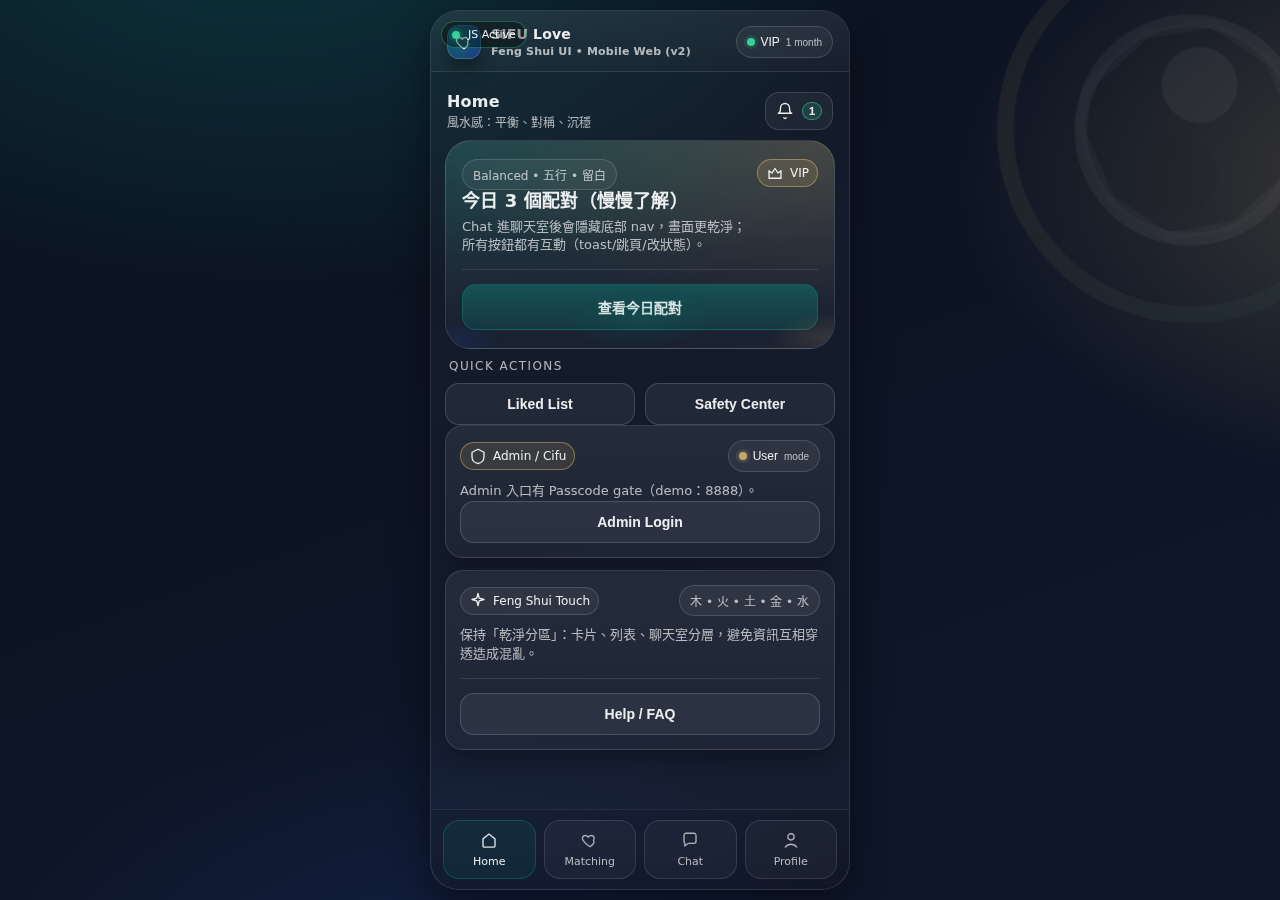
<file: sifu-love-fengshui-ui-v4.html>
<!doctype html>
<html lang="zh-HK">
<head>
  <meta charset="utf-8" />
  <meta name="viewport" content="width=device-width, initial-scale=1, viewport-fit=cover" />
  <meta name="theme-color" content="#0f172a" />
  <title>SIFU Love — Feng Shui UI Prototype (v2)</title>
  <style>
    :root{
      --wood:#0f766e; --fire:#f97316; --earth:#e7d7b5; --metal:#c5a76a; --water:#1e3a8a;
      --bg0:#0b1220; --bg1:#0f172a;
      --text:rgba(255,255,255,0.92);
      --muted:rgba(255,255,255,0.68);
      --muted2:rgba(255,255,255,0.52);
      --ok:#34d399;
      --shadow:0 16px 36px rgba(0,0,0,0.45);
      --radius:18px; --radius2:26px;
      --safe-top: env(safe-area-inset-top);
      --safe-bottom: env(safe-area-inset-bottom);
    }
    *{box-sizing:border-box;}
    html,body{height:100%;}
    body{
      margin:0;
      font-family: ui-sans-serif, system-ui, -apple-system, Segoe UI, Roboto, Helvetica, Arial, "Apple Color Emoji","Segoe UI Emoji";
      color:var(--text);
      background:
        radial-gradient(1200px 700px at 20% -10%, rgba(15,118,110,0.35), transparent 55%),
        radial-gradient(900px 600px at 110% 20%, rgba(197,167,106,0.25), transparent 50%),
        radial-gradient(900px 700px at 35% 120%, rgba(30,58,138,0.35), transparent 55%),
        linear-gradient(160deg, var(--bg0), var(--bg1));
      overflow:hidden;
    }
    .bg-bagua{
      position:fixed; inset:-80px -120px auto auto;
      width:420px; height:420px;
      opacity:0.08;
      filter: drop-shadow(0 18px 25px rgba(0,0,0,0.4));
      pointer-events:none;
      transform: rotate(12deg);
    }
    .app{height:100%;display:flex;justify-content:center;align-items:stretch;padding:10px;}
    .phone{
      width:min(420px,100%); height:100%;
      background:rgba(255,255,255,0.03);
      border:1px solid rgba(255,255,255,0.10);
      border-radius:28px;
      box-shadow:var(--shadow);
      overflow:hidden;
      position:relative;
      display:flex; flex-direction:column;
    }
    .topbar{
      padding: calc(14px + var(--safe-top)) 16px 12px;
      display:flex; align-items:center; justify-content:space-between; gap:10px;
      border-bottom:1px solid rgba(255,255,255,0.08);
      background:linear-gradient(180deg, rgba(255,255,255,0.05), rgba(255,255,255,0.02));
    }
    .brand{display:flex; align-items:center; gap:10px; min-width:0;}
    .logo{
      width:34px;height:34px;border-radius:12px;
      background:radial-gradient(circle at 30% 30%, rgba(15,118,110,0.9), rgba(30,58,138,0.9));
      display:grid; place-items:center;
      border:1px solid rgba(255,255,255,0.14);
      box-shadow:0 10px 18px rgba(0,0,0,0.35);
      flex:0 0 auto;
    }
    .brand h1{margin:0;font-size:14px;letter-spacing:.2px;line-height:1.2;white-space:nowrap;overflow:hidden;text-overflow:ellipsis;}
    .brand .sub{display:block;font-size:11px;color:var(--muted);margin-top:2px;}
    .chip{
      display:inline-flex; align-items:center; gap:6px;
      padding:8px 10px; font-size:12px;
      border-radius:999px;
      border:1px solid rgba(255,255,255,0.14);
      background:rgba(255,255,255,0.05);
      color:var(--text);
      user-select:none;
      cursor:pointer;
      transition: transform .08s ease, background .2s ease;
    }
    .chip:active{transform:scale(0.98);}
    .chip small{color:var(--muted);}
    .chip .dot{width:8px;height:8px;border-radius:999px;background:var(--ok);box-shadow:0 0 0 3px rgba(52,211,153,0.15);}
    .chip.off .dot{background:var(--muted2);box-shadow:none;}
    .chip.admin .dot{background:var(--metal);box-shadow:0 0 0 3px rgba(197,167,106,0.18);}
    .content{flex:1 1 auto; overflow:auto; padding:14px 14px calc(86px + var(--safe-bottom)); scroll-behavior:smooth;}
    .section-title{font-size:12px;letter-spacing:.12em;text-transform:uppercase;color:var(--muted);margin:10px 4px;}
    .card{
      border:1px solid rgba(255,255,255,0.12);
      background:linear-gradient(180deg, rgba(255,255,255,0.07), rgba(255,255,255,0.04));
      border-radius:var(--radius);
      padding:14px;
      box-shadow:0 10px 18px rgba(0,0,0,0.25);
    }
    .card + .card{margin-top:12px;}
    .hero{
      position:relative;border-radius:var(--radius2);padding:18px 16px;
      border:1px solid rgba(255,255,255,0.12);
      background:
        radial-gradient(850px 350px at 0% 0%, rgba(15,118,110,0.28), transparent 50%),
        radial-gradient(750px 300px at 100% 0%, rgba(197,167,106,0.22), transparent 55%),
        linear-gradient(180deg, rgba(255,255,255,0.08), rgba(255,255,255,0.03));
      overflow:hidden;
    }
    .hero .waterline{
      position:absolute;left:-30%;right:-30%;bottom:-28px;height:80px;
      background:
        radial-gradient(80px 38px at 20% 50%, rgba(30,58,138,0.32), transparent 60%),
        radial-gradient(120px 45px at 50% 30%, rgba(15,118,110,0.24), transparent 65%),
        radial-gradient(100px 42px at 80% 60%, rgba(197,167,106,0.18), transparent 60%);
      filter:blur(2px);opacity:.9;transform:rotate(-2deg);
    }
    .row{display:flex;gap:10px;align-items:center;}
    .col{display:flex;flex-direction:column;gap:8px;}
    .grow{flex:1 1 auto; min-width:0;}
    .h2{margin:0;font-size:18px;letter-spacing:.2px;line-height:1.2;}
    .p{margin:6px 0 0;font-size:13px;color:var(--muted);line-height:1.45;}
    .btn{
      width:100%;
      border:1px solid rgba(255,255,255,0.16);
      background:rgba(255,255,255,0.06);
      color:var(--text);
      padding:12px 12px;
      border-radius:14px;
      font-size:14px;
      font-weight:600;
      cursor:pointer;
      transition: transform .08s ease, background .2s ease, border-color .2s ease;
      display:inline-flex;
      align-items:center;
      justify-content:center;
      gap:8px;
    }
    .btn:active{transform:scale(0.99);}
    .btn.primary{border-color:rgba(15,118,110,0.55);background:linear-gradient(180deg, rgba(15,118,110,0.55), rgba(15,118,110,0.25));}
    .btn.metal{border-color:rgba(197,167,106,0.65);background:linear-gradient(180deg, rgba(197,167,106,0.50), rgba(197,167,106,0.18));}
    .btn.ghost{background:transparent;border-color:rgba(255,255,255,0.14);color:var(--muted);font-weight:600;}
    .grid2{display:grid;grid-template-columns:1fr 1fr;gap:10px;}
    .pill{display:inline-flex;align-items:center;gap:8px;padding:6px 10px;border-radius:999px;border:1px solid rgba(255,255,255,0.14);background:rgba(255,255,255,0.05);font-size:12px;color:var(--muted);width:max-content;}
    .badge{display:inline-flex;align-items:center;gap:6px;padding:4px 8px;border-radius:999px;font-size:12px;border:1px solid rgba(255,255,255,0.14);background:rgba(255,255,255,0.05);color:var(--text);}
    .badge.vip{border-color:rgba(197,167,106,0.6);background:rgba(197,167,106,0.18);}
    .badge.ok{border-color:rgba(52,211,153,0.55);background:rgba(52,211,153,0.16);}
    .badge.lock{border-color:rgba(255,255,255,0.16);background:rgba(255,255,255,0.04);color:var(--muted);}
    .field{display:flex;flex-direction:column;gap:6px;margin-top:10px;}
    label{font-size:12px;color:var(--muted);}
    input,select,textarea{
      width:100%;
      padding:11px 12px;
      border-radius:14px;
      border:1px solid rgba(255,255,255,0.14);
      background:rgba(0,0,0,0.18);
      color:var(--text);
      outline:none;
    }
    textarea{min-height:88px;resize:vertical;}
    input::placeholder, textarea::placeholder{color:rgba(255,255,255,0.38);}
    .hint{margin-top:6px;font-size:12px;color:var(--muted2);line-height:1.35;}
    .divider{height:1px;background:rgba(255,255,255,0.10);margin:14px 0;}
    .match{display:flex;gap:12px;align-items:flex-start;}
    .avatar{
      width:44px;height:44px;border-radius:16px;
      background:linear-gradient(180deg, rgba(255,255,255,0.14), rgba(255,255,255,0.05));
      border:1px solid rgba(255,255,255,0.12);
      display:grid;place-items:center;
      flex:0 0 auto; overflow:hidden;
    }
    .avatar svg{opacity:.95;}
    .name{font-weight:700;font-size:14px;margin:0;}
    .meta{margin:2px 0 0;font-size:12px;color:var(--muted);line-height:1.35;}
    .actions{display:flex;gap:8px;margin-top:10px;}
    .iconbtn{
      flex:1 1 auto;
      border-radius:14px;
      padding:10px 10px;
      border:1px solid rgba(255,255,255,0.14);
      background:rgba(255,255,255,0.05);
      color:var(--text);
      cursor:pointer;
      display:inline-flex;
      align-items:center;
      justify-content:center;
      gap:8px;
      font-weight:650;
      font-size:13px;
    }
    .iconbtn.like{border-color:rgba(249,115,22,0.55);background:rgba(249,115,22,0.14);}
    .iconbtn.chat{border-color:rgba(15,118,110,0.55);background:rgba(15,118,110,0.14);}
    .iconbtn:active{transform:scale(0.99);}
    .chatlist .item{
      display:flex;gap:12px;align-items:center;
      padding:12px;
      border:1px solid rgba(255,255,255,0.10);
      background:rgba(255,255,255,0.04);
      border-radius:16px;
      cursor:pointer;
    }
    .chatlist .item + .item{margin-top:10px;}
    .right{margin-left:auto;color:var(--muted2);font-size:12px;display:flex;flex-direction:column;align-items:flex-end;gap:2px;}
    .chatroom{
      position:absolute; inset:0;
      background:linear-gradient(180deg, rgba(0,0,0,0.35), rgba(0,0,0,0.25));
      display:none; flex-direction:column;
    }
    .chatroom.on{display:flex;}
    .chatroom .chat-top{
      padding: calc(14px + var(--safe-top)) 14px 12px;
      display:flex;align-items:center;gap:10px;
      border-bottom:1px solid rgba(255,255,255,0.10);
      background:rgba(0,0,0,0.25);
    }
    .back{
      width:38px;height:38px;border-radius:14px;
      border:1px solid rgba(255,255,255,0.14);
      background:rgba(255,255,255,0.05);
      display:grid;place-items:center;
      cursor:pointer;
    }
    .chatroom .thread{flex:1 1 auto;overflow:auto;padding:14px;}
    .bubble{
      max-width:78%;
      padding:10px 12px;
      border-radius:16px;
      border:1px solid rgba(255,255,255,0.12);
      background:rgba(255,255,255,0.06);
      margin-bottom:10px;
      font-size:13px;
      line-height:1.35;
    }
    .bubble.me{margin-left:auto;border-color:rgba(15,118,110,0.45);background:rgba(15,118,110,0.16);}
    .bubble .tiny{margin-top:6px;font-size:11px;color:var(--muted2);}
    .composer{
      padding:10px 10px calc(10px + var(--safe-bottom));
      border-top:1px solid rgba(255,255,255,0.10);
      background:rgba(0,0,0,0.22);
      display:flex;gap:8px;align-items:flex-end;
    }
    .composer input{border-radius:16px;padding:12px 12px;margin:0;flex:1 1 auto;}
    .send{
      width:46px;height:46px;border-radius:16px;
      border:1px solid rgba(15,118,110,0.55);
      background:rgba(15,118,110,0.18);
      display:grid;place-items:center;
      cursor:pointer; flex:0 0 auto;
    }
    .nav{
      position:absolute;left:0;right:0;bottom:0;
      padding:10px 12px calc(10px + var(--safe-bottom));
      border-top:1px solid rgba(255,255,255,0.10);
      background:linear-gradient(180deg, rgba(0,0,0,0.05), rgba(0,0,0,0.25));
      display:flex;gap:8px;justify-content:space-between;align-items:center;
    }
    .tab{
      flex:1 1 0;
      padding:10px 10px;
      border-radius:16px;
      border:1px solid rgba(255,255,255,0.12);
      background:rgba(255,255,255,0.04);
      cursor:pointer;
      display:flex;flex-direction:column;align-items:center;gap:6px;
      color:var(--muted);
      font-size:11px;
      user-select:none;
    }
    .tab.active{color:var(--text);border-color:rgba(15,118,110,0.50);background:rgba(15,118,110,0.14);}
    .tab svg{opacity:.95;}
    .hidden{display:none !important;}
    .toast{
      position:absolute;left:50%;transform:translateX(-50%);
      bottom:calc(92px + var(--safe-bottom));
      background:rgba(0,0,0,0.55);
      border:1px solid rgba(255,255,255,0.14);
      padding:10px 12px;border-radius:14px;
      color:var(--text);font-size:13px;
      max-width:calc(100% - 26px);
      display:none;
    }
    .toast.on{display:block;animation:pop .18s ease-out;}
    @keyframes pop{from{transform:translateX(-50%) translateY(6px);opacity:0;}to{transform:translateX(-50%) translateY(0);opacity:1;}}
    .js-indicator{
      position:absolute; top:10px; left:10px;
      padding:6px 10px;
      border-radius:999px;
      border:1px solid rgba(255,255,255,0.14);
      background:rgba(0,0,0,0.35);
      color:var(--muted);
      font-size:11px;
      display:flex; align-items:center; gap:8px;
      z-index:5;
      pointer-events:none;
    }
    .js-indicator .dot{
      width:8px;height:8px;border-radius:999px;background:rgba(255,255,255,0.35);
    }
    html[data-js="on"] .js-indicator{color:var(--text);border-color:rgba(52,211,153,0.35);}
    html[data-js="on"] .js-indicator .dot{background:var(--ok); box-shadow:0 0 0 3px rgba(52,211,153,0.12);}
  
    /* --- Chatroom polish (v3) --- */
    .phone.in-chat .nav{ display:none; }
    .phone.in-chat .content{ overflow:hidden; }

    .chatroom{
      z-index: 50;
      background:
        radial-gradient(900px 420px at 0% 0%, rgba(15,118,110,0.22), transparent 55%),
        radial-gradient(900px 420px at 100% 0%, rgba(197,167,106,0.18), transparent 60%),
        linear-gradient(180deg, rgba(11,18,32,0.98), rgba(15,23,42,0.98));
      backdrop-filter: blur(10px);
    }
    .chatroom .chat-top{
      background: rgba(0,0,0,0.28);
      box-shadow: 0 12px 26px rgba(0,0,0,0.35);
    }
    .chatroom .thread{
      padding: 14px 14px 18px;
    }
    .thread-banner{
      border: 1px solid rgba(255,255,255,0.12);
      background: rgba(255,255,255,0.05);
      border-radius: 16px;
      padding: 10px 12px;
      margin-bottom: 12px;
    }
    .thread-title{
      font-size: 12px;
      font-weight: 900;
      letter-spacing: .04em;
    }
    .thread-sub{
      margin-top: 4px;
      font-size: 12px;
      color: var(--muted);
      line-height: 1.35;
    }
    .day-divider{
      display:flex;
      align-items:center;
      justify-content:center;
      margin: 10px 0 12px;
      color: var(--muted2);
      font-size: 11px;
    }
    .day-divider span{
      padding: 4px 10px;
      border-radius: 999px;
      border: 1px solid rgba(255,255,255,0.12);
      background: rgba(0,0,0,0.18);
    }

    /* Bubbles: cleaner spacing + subtle "tail" */
    .bubble{
      position: relative;
      border-radius: 18px;
      padding: 10px 12px;
      margin-bottom: 12px;
      box-shadow: 0 8px 16px rgba(0,0,0,0.22);
      border: 1px solid rgba(255,255,255,0.12);
      background: rgba(255,255,255,0.06);
    }
    .bubble::after{
      content:"";
      position:absolute;
      left: 10px;
      bottom: -6px;
      width: 14px;
      height: 14px;
      background: rgba(255,255,255,0.06);
      border-left: 1px solid rgba(255,255,255,0.10);
      border-bottom: 1px solid rgba(255,255,255,0.10);
      transform: rotate(45deg);
      border-bottom-left-radius: 4px;
      filter: blur(0.0px);
    }
    .bubble.me{
      background: rgba(15,118,110,0.18);
      border-color: rgba(15,118,110,0.42);
      box-shadow: 0 10px 18px rgba(15,118,110,0.10), 0 8px 16px rgba(0,0,0,0.22);
    }
    .bubble.me::after{
      left: auto;
      right: 10px;
      background: rgba(15,118,110,0.18);
      border-left: none;
      border-bottom: 1px solid rgba(15,118,110,0.28);
      border-right: 1px solid rgba(15,118,110,0.28);
    }

    .composer{
      background: rgba(0,0,0,0.35);
      box-shadow: 0 -10px 26px rgba(0,0,0,0.30);
    }
    .composer input{
      background: rgba(255,255,255,0.06);
      border-color: rgba(255,255,255,0.14);
    }
    .send{
      border-color: rgba(197,167,106,0.55);
      background: rgba(197,167,106,0.16);
    }

  
    /* --- Extra UI components (v4) --- */
    .pagehead{
      display:flex; align-items:center; justify-content:space-between; gap:10px;
      margin: 6px 2px 10px;
    }
    .pagehead h2{margin:0;font-size:16px;letter-spacing:.2px;}
    .pagehead .sub{font-size:12px;color:var(--muted);margin-top:2px;}
    .pagehead .left{display:flex;align-items:center;gap:10px;min-width:0;}
    .pagehead .right{display:flex;align-items:center;gap:8px;}
    .backbtn{
      width:38px;height:38px;border-radius:14px;
      border:1px solid rgba(255,255,255,0.14);
      background:rgba(255,255,255,0.05);
      display:grid; place-items:center;
      cursor:pointer;
    }
    .mini{
      border:1px solid rgba(255,255,255,0.14);
      background:rgba(255,255,255,0.05);
      color:var(--text);
      padding:9px 10px;
      border-radius:14px;
      font-size:13px;
      font-weight:750;
      cursor:pointer;
      display:inline-flex; align-items:center; gap:8px;
    }
    .mini:active{transform:scale(0.99);}
    .list{
      display:flex; flex-direction:column; gap:10px;
    }
    .rowitem{
      display:flex; align-items:center; gap:12px;
      padding:12px;
      border:1px solid rgba(255,255,255,0.10);
      background:rgba(255,255,255,0.04);
      border-radius:16px;
      cursor:pointer;
    }
    .rowitem .title{font-weight:850;}
    .rowitem .desc{font-size:12px;color:var(--muted);margin-top:2px;line-height:1.35;}
    .rowitem .chev{margin-left:auto;color:var(--muted2);}
    .seg{
      display:flex; gap:6px; padding:6px;
      border-radius:16px; border:1px solid rgba(255,255,255,0.12);
      background:rgba(0,0,0,0.16);
    }
    .seg button{
      flex:1 1 0;
      border:none;
      background:transparent;
      color:var(--muted);
      padding:10px 10px;
      border-radius:12px;
      font-weight:850;
      cursor:pointer;
    }
    .seg button.on{background:rgba(15,118,110,0.18); color:var(--text); border:1px solid rgba(15,118,110,0.35);}
    .kpi{
      display:grid; grid-template-columns:1fr 1fr; gap:10px;
    }
    .kpi .box{
      border:1px solid rgba(255,255,255,0.12);
      background:rgba(255,255,255,0.05);
      border-radius:16px;
      padding:12px;
    }
    .kpi .k{font-size:12px;color:var(--muted);}
    .kpi .v{font-size:18px;font-weight:950;margin-top:4px;}
    .photo-grid{
      display:grid; grid-template-columns:repeat(3, 1fr); gap:10px;
    }
    .ph{
      aspect-ratio:1/1;
      border-radius:16px;
      border:1px solid rgba(255,255,255,0.12);
      background:
        radial-gradient(120px 70px at 30% 30%, rgba(15,118,110,0.25), transparent 60%),
        radial-gradient(120px 70px at 70% 80%, rgba(197,167,106,0.18), transparent 60%),
        rgba(255,255,255,0.04);
      display:grid; place-items:center;
      cursor:pointer;
      position:relative;
      overflow:hidden;
    }
    .ph .x{
      position:absolute; top:8px; right:8px;
      width:26px;height:26px;border-radius:10px;
      border:1px solid rgba(255,255,255,0.14);
      background:rgba(0,0,0,0.35);
      display:grid; place-items:center;
      color:rgba(255,255,255,0.88);
      font-weight:900;
      cursor:pointer;
    }
    .overlay{
      position:absolute; inset:0;
      background: rgba(0,0,0,0.55);
      backdrop-filter: blur(6px);
      display:none;
      z-index: 80;
    }
    .overlay.on{display:block;}
    .sheet{
      position:absolute; left:12px; right:12px;
      bottom: calc(12px + var(--safe-bottom));
      border-radius: 22px;
      border: 1px solid rgba(255,255,255,0.14);
      background: rgba(15,23,42,0.96);
      box-shadow: 0 22px 60px rgba(0,0,0,0.55);
      padding: 12px;
      display:none;
      z-index: 90;
    }
    .sheet.on{display:block; animation: pop .18s ease-out;}
    .sheet h3{margin: 6px 6px 10px; font-size: 14px;}
    .sheet .opt{
      display:flex; align-items:center; gap:10px;
      padding:12px;
      border-radius:16px;
      border:1px solid rgba(255,255,255,0.10);
      background: rgba(255,255,255,0.04);
      cursor:pointer;
    }
    .sheet .opt + .opt{margin-top:10px;}
    .sheet .opt .t{font-weight:850;}
    .sheet .opt .s{font-size:12px;color:var(--muted);margin-top:2px;}
    .sheet .opt .r{margin-left:auto;color:var(--muted2); font-weight:900;}
    .attach,.voice{
      width:46px;height:46px;border-radius:16px;
      border:1px solid rgba(255,255,255,0.14);
      background:rgba(255,255,255,0.05);
      display:grid; place-items:center;
      cursor:pointer;
      flex:0 0 auto;
    }
    .voice.locked{
      border-color: rgba(255,255,255,0.12);
      color: var(--muted2);
      opacity: 0.75;
    }
    .voice.locked::after{
      content:"VIP";
      position:absolute;
      transform: translateY(26px);
      font-size:10px;
      color: var(--muted2);
    }
    .composer{gap:8px;}

  </style>
</head>
<body>
  <svg class="bg-bagua" viewBox="0 0 200 200" aria-hidden="true">
    <defs>
      <linearGradient id="g" x1="0" x2="1">
        <stop offset="0" stop-color="#c5a76a"/>
        <stop offset="1" stop-color="#0f766e"/>
      </linearGradient>
    </defs>
    <circle cx="100" cy="100" r="88" fill="none" stroke="url(#g)" stroke-width="8"/>
    <circle cx="100" cy="100" r="52" fill="none" stroke="rgba(255,255,255,0.6)" stroke-width="6"/>
    <circle cx="100" cy="78" r="18" fill="rgba(255,255,255,0.6)"/>
    <circle cx="100" cy="122" r="18" fill="rgba(0,0,0,0.55)"/>
    <path d="M100 48 L130 60 L152 90 L152 110 L130 140 L100 152 L70 140 L48 110 L48 90 L70 60 Z"
          fill="none" stroke="rgba(255,255,255,0.4)" stroke-width="4"/>
  </svg>

  <div class="app">
    <div class="phone" id="phone">
      <div class="js-indicator"><span class="dot"></span>JS Active</div>

      <div class="topbar">
        <div class="brand">
          <div class="logo" aria-hidden="true">
            <svg width="18" height="18" viewBox="0 0 24 24" fill="none">
              <path d="M12 21s-7-4.4-9.3-8.6C.7 8.7 2.6 6 5.6 6c1.8 0 3.3 1 4.1 2.2C10.5 7 12 6 13.8 6c3 0 4.9 2.7 2.9 6.4C19 16.6 12 21 12 21z" stroke="rgba(255,255,255,0.92)" stroke-width="1.8" />
            </svg>
          </div>
          <div class="grow">
            <h1>SIFU Love <span class="sub">Feng Shui UI • Mobile Web (v2)</span></h1>
          </div>
        </div>

        <button class="chip" id="modeChip" title="切換 VIP / Normal" type="button">
          <span class="dot"></span>
          <span id="modeText">VIP</span>
          <small id="retentionText">1 month</small>
        </button>
      </div>

      <div class="content" id="content"></div>

      <div class="nav" id="nav">
        <div class="tab active" data-tab="home">
          <svg width="18" height="18" viewBox="0 0 24 24" fill="none"><path d="M4 10.5 12 4l8 6.5V20a1.5 1.5 0 0 1-1.5 1.5H5.5A1.5 1.5 0 0 1 4 20v-9.5z" stroke="currentColor" stroke-width="1.8"/></svg>
          Home
        </div>
        <div class="tab" data-tab="match">
          <svg width="18" height="18" viewBox="0 0 24 24" fill="none"><path d="M12 21s-7-4.4-9.3-8.6C.7 8.7 2.6 6 5.6 6c1.8 0 3.3 1 4.1 2.2C10.5 7 12 6 13.8 6c3 0 4.9 2.7 2.9 6.4C19 16.6 12 21 12 21z" stroke="currentColor" stroke-width="1.8"/></svg>
          Matching
        </div>
        <div class="tab" data-tab="chat">
          <svg width="18" height="18" viewBox="0 0 24 24" fill="none"><path d="M4 5.8A2.8 2.8 0 0 1 6.8 3h10.4A2.8 2.8 0 0 1 20 5.8v7.8a2.8 2.8 0 0 1-2.8 2.8H10l-4.8 3.2V16.4A2.8 2.8 0 0 1 4 13.6V5.8z" stroke="currentColor" stroke-width="1.8"/></svg>
          Chat
        </div>
        <div class="tab" data-tab="profile">
          <svg width="18" height="18" viewBox="0 0 24 24" fill="none"><path d="M12 12a4.2 4.2 0 1 0-4.2-4.2A4.2 4.2 0 0 0 12 12zm7.6 9.5a9.4 9.4 0 0 0-15.2 0" stroke="currentColor" stroke-width="1.8" stroke-linecap="round"/></svg>
          Profile
        </div>
      </div>

      <div class="chatroom" id="chatroom">
        <div class="chat-top">
          <button class="back" id="backBtn" type="button" aria-label="返回">
            <svg width="18" height="18" viewBox="0 0 24 24" fill="none"><path d="M15 6 9 12l6 6" stroke="rgba(255,255,255,0.9)" stroke-width="2" stroke-linecap="round" stroke-linejoin="round"/></svg>
          </button>
          <div class="row grow" style="gap:10px;">
            <div class="avatar" style="width:40px;height:40px;border-radius:14px;">
              <svg width="20" height="20" viewBox="0 0 24 24" fill="none"><path d="M12 12a4.2 4.2 0 1 0-4.2-4.2A4.2 4.2 0 0 0 12 12zm7.6 9.5a9.4 9.4 0 0 0-15.2 0" stroke="rgba(255,255,255,0.85)" stroke-width="1.8" stroke-linecap="round"/></svg>
            </div>
            <div class="grow">
              <div style="font-weight:800; font-size:14px;" id="chatTitle">Alicia • 27</div>
              <div style="font-size:12px; color:var(--muted);" id="chatSubtitle">Central • Verified <span style="color:var(--ok)">●</span></div>
            </div>
          </div>
          <div class="badge" id="chatRetentionBadge" title="Retention policy"></div>
        </div>
        <div class="thread" id="thread">
          <div class="thread-banner" id="threadBanner">
            <div class="thread-title">Tips</div>
            <div class="thread-sub">文字訊息永久保留；圖片/語音會按會員等級到期。請避免分享敏感資料。</div>
          </div>
          <div class="day-divider"><span>Today</span></div>
          <div class="bubble">Hi 👋 我係 Alicia。今日嘅配對好自然～想慢慢了解你。</div>
          <div class="bubble me">我都係～我哋可以先喺度傾下，之後再決定要唔要轉 WhatsApp。</div>
          <div class="bubble">
            <div><b>[Image]</b> Sunset photo</div>
            <div class="tiny" id="imgExpiryText">Image expires in 30 days</div>
          </div>
          <div class="bubble me">好靚！👍</div>
        </div>
        <div class="composer">
          <button class="attach" id="attachBtn" type="button" title="Attach">
            <svg width="18" height="18" viewBox="0 0 24 24" fill="none"><path d="M21 11.5l-8.8 8.8a5 5 0 0 1-7.1-7.1l9.2-9.2a3.5 3.5 0 0 1 5 5l-9.2 9.2a2 2 0 1 1-2.8-2.8l8.1-8.1" stroke="rgba(255,255,255,0.9)" stroke-width="2" stroke-linecap="round" stroke-linejoin="round"/></svg>
          </button>
          <input id="msg" placeholder="輸入訊息…" />
          <button class="voice" id="voiceBtn" type="button" title="Voice (VIP)">
            <svg width="18" height="18" viewBox="0 0 24 24" fill="none"><path d="M12 14a3 3 0 0 0 3-3V7a3 3 0 0 0-6 0v4a3 3 0 0 0 3 3z" stroke="rgba(255,255,255,0.9)" stroke-width="2"/><path d="M19 11a7 7 0 0 1-14 0" stroke="rgba(255,255,255,0.9)" stroke-width="2" stroke-linecap="round"/><path d="M12 18v3" stroke="rgba(255,255,255,0.9)" stroke-width="2" stroke-linecap="round"/></svg>
          </button>
          <button class="send" id="sendBtn" type="button" title="Send">
            <svg width="18" height="18" viewBox="0 0 24 24" fill="none"><path d="M4 12l16-8-6 16-2.2-6.1L4 12z" stroke="rgba(255,255,255,0.9)" stroke-width="2" stroke-linejoin="round"/></svg>
          </button>
        </div>
      </div>

      <div class="overlay" id="overlay" aria-hidden="true"></div>
      <div class="sheet" id="sheet" aria-hidden="true"></div>

      <div class="toast" id="toast"></div>
    </div>
  </div>

<script>
  // v4: more pages + all buttons interactive
  document.documentElement.dataset.js = "on";

  // ---------- State ----------
  const state = {
    vip: true,
    adminMode: false,
    adminAuthed: false,
    adminPasscode: "8888",

    dailyMatches: 3,
    pausedMatching: false,
    hiddenProfile: true,
    verified: true,

    // matching filters
    filters: { verifiedOnly: false, vipOnly: false, district: "", ageMin: 20, ageMax: 35 },

    // navigation
    route: "home",
    stack: ["home"],

    // data
    me: { name: "Do", age: 26, district: "Tiong Bahru", bio: "想建立長期關係；重視尊重、節奏同承諾。", occupation: "Engineer" },

    users: [
      { id:"u1", name:"Alicia", age:27, district:"Central", verified:true, vip:false, bio:"喜歡慢跑、煮飯。想搵一個長期伴侶。", tags:["steady","family","fitness"], status:"active" },
      { id:"u2", name:"Carmen", age:29, district:"TST", verified:false, vip:true, bio:"藝術/設計。更重視溝通與價值觀。", tags:["art","deep talk"], status:"active" },
      { id:"u3", name:"Iris", age:25, district:"Causeway Bay", verified:true, vip:false, bio:"金融。週末鍾意行山同咖啡。", tags:["hiking","coffee"], status:"active" },
      { id:"u4", name:"Yuki", age:28, district:"Wan Chai", verified:false, vip:false, bio:"教育。想建立穩定家庭節奏。", tags:["teacher","calm"], status:"active" },
      { id:"u5", name:"Mina", age:30, district:"Sheung Wan", verified:true, vip:true, bio:"市場營銷。細水長流型。", tags:["marketing","steady"], status:"active" },
      { id:"u6", name:"Joyce", age:26, district:"Kowloon Tong", verified:true, vip:false, bio:"重視誠實、界線同安全感。", tags:["honest","boundaries"], status:"pending" }, // for admin approval demo
      { id:"u7", name:"Ken", age:24, district:"Tsuen Wan", verified:false, vip:false, bio:"新用戶（待審批示意）。", tags:["new"], status:"pending" },
      { id:"u8", name:"Spammer123", age:22, district:"Unknown", verified:false, vip:false, bio:"(flagged)", tags:["spam"], status:"banned" },
    ],

    liked: new Set(["u1"]),
    notifications: [
      { id:"n1", title:"今日配對已更新", body:"你今日有 3 個新配對。", read:false },
      { id:"n2", title:"安全提示", body:"避免轉帳/分享敏感資料。", read:true },
    ],

    reports: [
      { id:"r1", cat:"Fake profile", who:"Carmen", status:"open", detail:"疑似假相片，要求轉帳。" },
      { id:"r2", cat:"Scam / Fraud", who:"Spammer123", status:"open", detail:"向多名用戶索取金錢。" },
    ],

    chats: {
      u1: [
        { who:"them", type:"text", text:"Hi 👋 我係 Alicia。今日嘅配對好自然～想慢慢了解你。", ts:"11:21" },
        { who:"me", type:"text", text:"我都係～我哋可以先喺度傾下，之後再決定要唔要轉 WhatsApp。", ts:"11:22" },
        { who:"them", type:"image", text:"Sunset photo", ts:"11:23" },
        { who:"me", type:"text", text:"好靚！👍", ts:"11:24" },
      ],
      u2: [
        { who:"them", type:"text", text:"你鍾意行山定海邊？", ts:"Yesterday" }
      ]
    },

    currentChat: null,
    matchDetailId: null,
    adminFocusUserId: null,
    reportDetailId: null,
  };

  // ---------- DOM ----------
  const phone = document.getElementById("phone");
  const content = document.getElementById("content");
  const nav = document.getElementById("nav");
  const tabs = [...document.querySelectorAll(".tab")];

  const modeChip = document.getElementById("modeChip");
  const modeText = document.getElementById("modeText");
  const retentionText = document.getElementById("retentionText");
  const toast = document.getElementById("toast");

  const overlay = document.getElementById("overlay");
  const sheet = document.getElementById("sheet");

  const chatroom = document.getElementById("chatroom");
  const backBtn = document.getElementById("backBtn");
  const attachBtn = document.getElementById("attachBtn");
  const voiceBtn = document.getElementById("voiceBtn");
  const sendBtn = document.getElementById("sendBtn");
  const msg = document.getElementById("msg");
  const thread = document.getElementById("thread");
  const chatTitle = document.getElementById("chatTitle");
  const chatSubtitle = document.getElementById("chatSubtitle");
  const chatRetentionBadge = document.getElementById("chatRetentionBadge");

  // ---------- Helpers ----------
  const icons = {
    spark: `<svg width="18" height="18" viewBox="0 0 24 24" fill="none"><path d="M12 2l1.6 6.2L20 10l-6.4 1.8L12 18l-1.6-6.2L4 10l6.4-1.8L12 2z" stroke="currentColor" stroke-width="1.8" stroke-linejoin="round"/></svg>`,
    shield:`<svg width="18" height="18" viewBox="0 0 24 24" fill="none"><path d="M12 3 20 7v6c0 5-3.4 8.5-8 9-4.6-.5-8-4-8-9V7l8-4z" stroke="currentColor" stroke-width="1.8" stroke-linejoin="round"/></svg>`,
    lock:`<svg width="18" height="18" viewBox="0 0 24 24" fill="none"><path d="M7 11V8a5 5 0 0 1 10 0v3" stroke="currentColor" stroke-width="1.8" stroke-linecap="round"/><path d="M7 11h10a2 2 0 0 1 2 2v6a2 2 0 0 1-2 2H7a2 2 0 0 1-2-2v-6a2 2 0 0 1 2-2z" stroke="currentColor" stroke-width="1.8" stroke-linejoin="round"/></svg>`,
    tick:`<svg width="16" height="16" viewBox="0 0 24 24" fill="none"><path d="M20 7 10 17l-5-5" stroke="currentColor" stroke-width="2.2" stroke-linecap="round" stroke-linejoin="round"/></svg>`,
    cog:`<svg width="18" height="18" viewBox="0 0 24 24" fill="none"><path d="M12 15.2A3.2 3.2 0 1 0 12 8.8a3.2 3.2 0 0 0 0 6.4z" stroke="currentColor" stroke-width="1.8"/><path d="M19.4 15a8 8 0 0 0 .1-6l-2.2.3a6.2 6.2 0 0 0-1.5-1.5l.3-2.2a8 8 0 0 0-6-.1l.3 2.2a6.2 6.2 0 0 0-1.5 1.5L6.7 9a8 8 0 0 0-.1 6l2.2-.3a6.2 6.2 0 0 0 1.5 1.5l-.3 2.2a8 8 0 0 0 6 .1l-.3-2.2a6.2 6.2 0 0 0 1.5-1.5l2.2.3z" stroke="currentColor" stroke-width="1.4" stroke-linejoin="round"/></svg>`,
    crown:`<svg width="18" height="18" viewBox="0 0 24 24" fill="none"><path d="M4 9l4 3 4-6 4 6 4-3v10H4V9z" stroke="currentColor" stroke-width="1.8" stroke-linejoin="round"/></svg>`,
    bell:`<svg width="18" height="18" viewBox="0 0 24 24" fill="none"><path d="M18 8a6 6 0 1 0-12 0c0 7-3 7-3 7h18s-3 0-3-7" stroke="currentColor" stroke-width="1.8" stroke-linejoin="round"/><path d="M13.7 21a2 2 0 0 1-3.4 0" stroke="currentColor" stroke-width="1.8" stroke-linecap="round"/></svg>`,
    chevron:`<svg width="18" height="18" viewBox="0 0 24 24" fill="none"><path d="M10 6l6 6-6 6" stroke="currentColor" stroke-width="2" stroke-linecap="round" stroke-linejoin="round"/></svg>`,
    back:`<svg width="18" height="18" viewBox="0 0 24 24" fill="none"><path d="M15 6 9 12l6 6" stroke="rgba(255,255,255,0.9)" stroke-width="2" stroke-linecap="round" stroke-linejoin="round"/></svg>`,
    alert:`<svg width="18" height="18" viewBox="0 0 24 24" fill="none"><path d="M12 9v5" stroke="currentColor" stroke-width="2" stroke-linecap="round"/><path d="M12 17h.01" stroke="currentColor" stroke-width="3" stroke-linecap="round"/><path d="M10.3 4.2a2 2 0 0 1 3.4 0l8 13.8a2 2 0 0 1-1.7 3H4a2 2 0 0 1-1.7-3l8-13.8z" stroke="currentColor" stroke-width="1.4"/></svg>`,
    image:`<svg width="18" height="18" viewBox="0 0 24 24" fill="none"><path d="M4 7a2 2 0 0 1 2-2h12a2 2 0 0 1 2 2v10a2 2 0 0 1-2 2H6a2 2 0 0 1-2-2V7z" stroke="currentColor" stroke-width="1.8"/><path d="M8 11l3 3 5-5 4 4" stroke="currentColor" stroke-width="1.8" stroke-linecap="round" stroke-linejoin="round"/><path d="M9 9h.01" stroke="currentColor" stroke-width="3" stroke-linecap="round"/></svg>`,
    mic:`<svg width="18" height="18" viewBox="0 0 24 24" fill="none"><path d="M12 14a3 3 0 0 0 3-3V7a3 3 0 0 0-6 0v4a3 3 0 0 0 3 3z" stroke="currentColor" stroke-width="2"/><path d="M19 11a7 7 0 0 1-14 0" stroke="currentColor" stroke-width="2" stroke-linecap="round"/><path d="M12 18v3" stroke="currentColor" stroke-width="2" stroke-linecap="round"/></svg>`,
  };

  function showToast(t){
    toast.textContent = t;
    toast.classList.add("on");
    clearTimeout(showToast._t);
    showToast._t = setTimeout(()=>toast.classList.remove("on"), 1700);
  }

  function setVIP(v){
    state.vip = v;
    modeText.textContent = v ? "VIP" : "Normal";
    retentionText.textContent = v ? "1 month" : "3–7 days";
    modeChip.classList.toggle("off", !v);

    chatRetentionBadge.textContent = v ? "VIP retention: 1 month" : "Normal retention: 3–7 days";
    chatRetentionBadge.className = "badge " + (v ? "vip" : "");

    // voice button lock state
    if(v){
      voiceBtn.classList.remove("locked");
      voiceBtn.title = "Voice";
    }else{
      voiceBtn.classList.add("locked");
      voiceBtn.title = "Voice (VIP only)";
    }
  }

  function canGoBack(){ return state.stack.length > 1; }

  function pageHead(title, subtitle, rightHtml=""){
    return `
      <div class="pagehead">
        <div class="left">
          ${canGoBack() ? `<button class="backbtn" type="button" data-action="back" title="Back">${icons.back}</button>` : ``}
          <div class="grow" style="min-width:0;">
            <h2>${title}</h2>
            ${subtitle ? `<div class="sub">${subtitle}</div>` : ``}
          </div>
        </div>
        <div class="right">${rightHtml || ""}</div>
      </div>
    `;
  }

  function clamp(n,a,b){ return Math.max(a, Math.min(b,n)); }
  function getUser(id){ return state.users.find(u=>u.id===id); }

  function passFilters(u){
    if(u.status !== "active") return false;
    const f = state.filters;
    if(f.verifiedOnly && !u.verified) return false;
    if(f.vipOnly && !u.vip) return false;
    if(f.district && !u.district.toLowerCase().includes(f.district.toLowerCase())) return false;
    if(u.age < f.ageMin || u.age > f.ageMax) return false;
    return true;
  }

  function computeTodayMatches(){
    const pool = state.users.filter(passFilters);
    // stable pseudo-random: just take first N for demo
    return pool.slice(0, clamp(state.dailyMatches, 1, 10));
  }

  function retentionFor(type){
    if(type === "text") return null;
    if(state.vip) return "30 days";
    return "7 days";
  }

  // ---------- Overlay & Sheet ----------
  function openSheet(title, options){
    overlay.classList.add("on");
    sheet.classList.add("on");
    sheet.innerHTML = `
      <h3>${title}</h3>
      ${options.map(opt=>`
        <div class="opt" data-action="${opt.action}" ${opt.disabled ? 'data-toast="VIP only"' : ''}>
          <div style="display:flex; flex-direction:column;">
            <div class="t">${opt.icon || ""} ${opt.title}</div>
            <div class="s">${opt.sub || ""}</div>
          </div>
          <div class="r">${opt.disabled ? "🔒" : "›"}</div>
        </div>
      `).join("")}
      <div class="opt" data-action="closeSheet">
        <div style="display:flex; flex-direction:column;">
          <div class="t">Cancel</div>
          <div class="s">關閉</div>
        </div>
        <div class="r">×</div>
      </div>
    `;
  }
  function closeSheet(){
    overlay.classList.remove("on");
    sheet.classList.remove("on");
    sheet.innerHTML = "";
  }
  overlay.addEventListener("click", closeSheet);

  // ---------- Chatroom ----------
  function renderChatThread(userId){
    const u = getUser(userId);
    const msgs = state.chats[userId] || [];
    const tip = state.vip
      ? "文字訊息永久保留；圖片/語音最長保留 1 個月。請避免分享敏感資料。"
      : "文字訊息永久保留；圖片/語音一般保留 3–7 日。請避免分享敏感資料。";

    thread.innerHTML = `
      <div class="thread-banner" id="threadBanner">
        <div class="thread-title">Tips</div>
        <div class="thread-sub">${tip}</div>
      </div>
      <div class="day-divider"><span>Today</span></div>
      ${msgs.map(m=>{
        const isMe = m.who === "me";
        if(m.type === "text"){
          return `<div class="bubble ${isMe ? "me":""}">
                    ${escapeHtml(m.text)}
                    <div class="tiny">${m.ts || ""}</div>
                  </div>`;
        }
        if(m.type === "image"){
          const exp = retentionFor("image");
          return `<div class="bubble ${isMe ? "me":""}">
                    <div><b>[Image]</b> ${escapeHtml(m.text || "Photo")}</div>
                    <div class="tiny">Image expires in ${exp}</div>
                    <div class="tiny">${m.ts || ""}</div>
                  </div>`;
        }
        if(m.type === "audio"){
          const exp = retentionFor("audio");
          return `<div class="bubble ${isMe ? "me":""}">
                    <div><b>[Voice]</b> 0:12 (demo)</div>
                    <div class="tiny">Audio expires in ${exp}</div>
                    <div class="tiny">${m.ts || ""}</div>
                  </div>`;
        }
        return "";
      }).join("")}
    `;
    setTimeout(()=>{ thread.scrollTop = thread.scrollHeight; }, 0);
    chatTitle.textContent = `${u.name} • (demo)`;
    chatSubtitle.innerHTML = `${u.district} • ${u.verified ? "Verified <span style='color:var(--ok)'>●</span>" : "Not verified"}`;
  }

  function openChat(userId){
    state.currentChat = userId;
    chatroom.classList.add("on");
    phone.classList.add("in-chat");
    nav.classList.add("hidden");
    renderChatThread(userId);
    showToast(`進入聊天室：${getUser(userId).name}`);
  }

  function closeChat(){
    chatroom.classList.remove("on");
    phone.classList.remove("in-chat");
    nav.classList.remove("hidden");
    state.currentChat = null;
    showToast("返回 Chat list");
  }

  backBtn.addEventListener("click", closeChat);

  sendBtn.addEventListener("click", ()=>{
    const t = msg.value.trim();
    if(!t || !state.currentChat) return;
    state.chats[state.currentChat] = state.chats[state.currentChat] || [];
    state.chats[state.currentChat].push({ who:"me", type:"text", text:t, ts:"now" });
    msg.value = "";
    renderChatThread(state.currentChat);
  });

  msg.addEventListener("keydown", (e)=>{
    if(e.key === "Enter"){
      e.preventDefault();
      sendBtn.click();
    }
  });

  attachBtn.addEventListener("click", ()=>{
    if(!state.currentChat) return;
    openSheet("Attach", [
      { title:"Send Photo", sub:"Demo image bubble", action:"attachPhoto", icon:icons.image },
      { title:"Send Voice", sub:"VIP-only voice message", action:"attachVoice", icon:icons.mic, disabled: !state.vip },
      { title:"Send Sticker", sub:"Just for fun (demo)", action:"attachSticker", icon:icons.spark },
    ]);
  });

  voiceBtn.addEventListener("click", ()=>{
    if(!state.currentChat) return;
    if(!state.vip){ showToast("VIP only"); return; }
    actions.attachVoice();
  });

  // ---------- Screens ----------
  function hero(){
    return `
      <div class="hero">
        <div class="row" style="align-items:flex-start;">
          <div class="grow">
            <div class="pill">Balanced • 五行 • 留白</div>
            <h2 class="h2">今日 ${state.dailyMatches} 個配對（慢慢了解）</h2>
            <p class="p">Chat 進聊天室後會隱藏底部 nav，畫面更乾淨；所有按鈕都有互動（toast/跳頁/改狀態）。</p>
          </div>
          <div class="badge ${state.vip ? "vip":""}">
            ${state.vip ? icons.crown : icons.spark}
            ${state.vip ? "VIP" : "Normal"}
          </div>
        </div>
        <div class="divider"></div>
        <button class="btn primary" type="button" data-go="match">查看今日配對</button>
        <div class="waterline"></div>
      </div>
    `;
  }

  function screenHome(){
    const unread = state.notifications.filter(n=>!n.read).length;
    const right = `
      <button class="mini" type="button" data-go="notifications" title="Notifications">
        ${icons.bell} ${unread ? `<span class="badge ok" style="padding:2px 6px; font-size:11px;">${unread}</span>` : ``}
      </button>
    `;
    return `
      ${pageHead("Home", "風水感：平衡、對稱、沉穩", right)}
      ${hero()}

      <div class="section-title">Quick Actions</div>
      <div class="grid2">
        <button class="btn" type="button" data-go="likes">Liked List</button>
        <button class="btn" type="button" data-go="safety">Safety Center</button>
      </div>

      <div class="card">
        <div class="row">
          <div class="badge" style="border-color: rgba(197,167,106,0.55); background: rgba(197,167,106,0.14);">${icons.shield} Admin / Cifu</div>
          <div class="grow"></div>
          <button class="chip admin ${state.adminMode ? "" : "off"}" type="button" data-action="adminEntry">
            <span class="dot"></span><span>${state.adminMode ? "Admin" : "User"}</span><small>mode</small>
          </button>
        </div>
        <p class="p" style="margin-top:10px;">Admin 入口有 Passcode gate（demo：${state.adminPasscode}）。</p>
        <button class="btn" type="button" data-action="adminEntry">${state.adminMode ? "Go Admin Dashboard" : "Admin Login"}</button>
      </div>

      <div class="card">
        <div class="row">
          <div class="badge">${icons.spark} Feng Shui Touch</div>
          <div class="grow"></div>
          <div class="pill">木 • 火 • 土 • 金 • 水</div>
        </div>
        <p class="p" style="margin-top:10px;">保持「乾淨分區」：卡片、列表、聊天室分層，避免資訊互相穿透造成混亂。</p>
        <div class="divider"></div>
        <button class="btn" type="button" data-go="faq">Help / FAQ</button>
      </div>
    `;
  }

  function matchCard(u){
    const liked = state.liked.has(u.id);
    return `
      <div class="card">
        <div class="match">
          <div class="avatar" aria-hidden="true">
            <svg width="22" height="22" viewBox="0 0 24 24" fill="none"><path d="M12 12a4.2 4.2 0 1 0-4.2-4.2A4.2 4.2 0 0 0 12 12zm7.6 9.5a9.4 9.4 0 0 0-15.2 0" stroke="rgba(255,255,255,0.85)" stroke-width="1.8" stroke-linecap="round"/></svg>
          </div>
          <div class="grow">
            <p class="name">${u.name} • ${u.age} <span style="color:var(--muted); font-weight:700;">(${u.district})</span></p>
            <p class="meta">${u.bio}</p>
            <div style="margin-top:8px; display:flex; gap:8px; flex-wrap:wrap;">
              ${u.verified ? `<span class="badge ok">${icons.tick} Verified</span>` : `<span class="badge">Not verified</span>`}
              ${u.vip ? `<span class="badge vip">${icons.crown} VIP</span>` : ``}
              <span class="badge">五行：水/金（demo）</span>
            </div>
          </div>
        </div>
        <div class="actions">
          <button class="iconbtn like" type="button" data-action="toggleLike" data-id="${u.id}">
            ${icons.spark} ${liked ? "Liked" : "Like"}
          </button>
          <button class="iconbtn chat" type="button" data-action="openChat" data-id="${u.id}">
            ${icons.shield} Chat
          </button>
        </div>
        <div class="grid2" style="margin-top:10px;">
          <button class="btn" type="button" data-action="openMatchDetail" data-id="${u.id}">View Profile</button>
          <button class="btn ghost" type="button" data-toast="示意：Request counsellor guidance">Ask Cifu</button>
        </div>
      </div>
    `;
  }

  function screenMatch(){
    const picks = computeTodayMatches();
    const activeFilterCount = ["verifiedOnly","vipOnly","district"].filter(k=>{
      const v = state.filters[k];
      return (typeof v === "boolean") ? v : !!v;
    }).length + ((state.filters.ageMin !== 20 || state.filters.ageMax !== 35) ? 1 : 0);

    const right = `
      <button class="mini" type="button" data-go="match_filters">${icons.cog} Filters ${activeFilterCount ? `<span class="badge ok" style="padding:2px 6px; font-size:11px;">${activeFilterCount}</span>`:""}</button>
    `;
    return `
      ${pageHead("Matching", `Today picks: ${picks.length} (Admin 可改)`, right)}
      ${picks.length ? picks.map(matchCard).join("") : `
        <div class="card">
          <h2 class="h2">No matches</h2>
          <p class="p">可能 filters 太嚴格。試下放寬條件。</p>
          <button class="btn" type="button" data-go="match_filters">Adjust Filters</button>
        </div>
      `}
    `;
  }

  function screenMatchFilters(){
    const f = state.filters;
    const seg = (on, actionOn, actionOff) => `
      <div class="seg">
        <button class="${on ? "on":""}" type="button" data-action="${actionOn}">ON</button>
        <button class="${!on ? "on":""}" type="button" data-action="${actionOff}">OFF</button>
      </div>
    `;
    return `
      ${pageHead("Filters", "更清晰嘅配對池", "")}
      <div class="card">
        <div class="row">
          <div class="grow">
            <div style="font-weight:900;">Verified only</div>
            <div class="meta">只顯示已驗證用戶</div>
          </div>
          ${seg(f.verifiedOnly, "f_verified_on", "f_verified_off")}
        </div>

        <div class="divider"></div>

        <div class="row">
          <div class="grow">
            <div style="font-weight:900;">VIP only</div>
            <div class="meta">只顯示 VIP（demo）</div>
          </div>
          ${seg(f.vipOnly, "f_vip_on", "f_vip_off")}
        </div>

        <div class="divider"></div>

        <div class="field">
          <label>District keyword</label>
          <input id="fDistrict" placeholder="e.g. Central" value="${escapeAttr(f.district)}" />
        </div>

        <div class="grid2">
          <div class="field"><label>Age min</label><input id="fMin" type="number" value="${f.ageMin}" min="18" max="60" /></div>
          <div class="field"><label>Age max</label><input id="fMax" type="number" value="${f.ageMax}" min="18" max="60" /></div>
        </div>

        <div class="divider"></div>
        <div class="grid2">
          <button class="btn primary" type="button" data-action="applyFilters">Apply</button>
          <button class="btn" type="button" data-action="resetFilters">Reset</button>
        </div>
      </div>
    `;
  }

  function screenMatchDetail(){
    const u = getUser(state.matchDetailId);
    if(!u) return `${pageHead("Profile", "", "")}<div class="card"><p class="p">Not found</p></div>`;
    return `
      ${pageHead(`${u.name} • ${u.age}`, `${u.district} • ${u.verified ? "Verified" : "Not verified"}`, `
        <button class="mini" type="button" data-action="openChat" data-id="${u.id}">${icons.shield} Chat</button>
      `)}
      <div class="card">
        <div class="row">
          <span class="badge">${icons.spark} Compatibility</span>
          <div class="grow"></div>
          <span class="pill">水/金：穩定（demo）</span>
        </div>
        <div class="divider"></div>
        <p class="p" style="margin:0;">${escapeHtml(u.bio)}</p>
        <div class="divider"></div>
        <div class="row" style="flex-wrap:wrap;">
          ${(u.tags||[]).map(t=>`<span class="badge">${escapeHtml(t)}</span>`).join("")}
        </div>
      </div>

      <div class="grid2">
        <button class="btn ${state.liked.has(u.id) ? "metal":""}" type="button" data-action="toggleLike" data-id="${u.id}">
          ${icons.spark} ${state.liked.has(u.id) ? "Unlike" : "Like"}
        </button>
        <button class="btn" type="button" data-toast="示意：Share profile">Share</button>
      </div>

      <div class="card">
        <h2 class="h2">Boundaries & Safety</h2>
        <p class="p">建議：先喺 app 內傾熟先，再考慮轉 WhatsApp。</p>
        <div class="divider"></div>
        <button class="btn" type="button" data-action="openReportFromDetail">Report / Block</button>
      </div>
    `;
  }

  function screenLikes(){
    const ids = [...state.liked];
    return `
      ${pageHead("Liked List", `${ids.length} people`, "")}
      <div class="list">
        ${ids.length ? ids.map(id=>{
          const u = getUser(id);
          return `
            <div class="rowitem" data-action="openMatchDetail" data-id="${u.id}">
              <div class="avatar" aria-hidden="true"></div>
              <div class="grow">
                <div class="title">${u.name} • ${u.age}</div>
                <div class="desc">${u.district} • ${u.verified ? "Verified" : "Not verified"}</div>
              </div>
              <div class="chev">${icons.chevron}</div>
            </div>
          `;
        }).join("") : `<div class="card"><p class="p">No likes yet. Go Matching and press Like.</p><button class="btn" type="button" data-go="match">Go Matching</button></div>`}
      </div>
    `;
  }

  function screenChat(){
    const items = Object.keys(state.chats).map(id=>{
      const u = getUser(id);
      const msgs = state.chats[id] || [];
      const last = msgs[msgs.length-1];
      const lastText = last ? (last.type === "text" ? last.text : last.type === "image" ? "[Image]" : "[Voice]") : "";
      return { u, lastText };
    }).filter(x=>x.u && x.u.status !== "banned");
    return `
      ${pageHead("Chat", "進入聊天室後會隱藏底部 nav（乾淨）", "")}
      <div class="card">
        <div class="row">
          <div class="badge ${state.vip ? "vip":""}">${state.vip ? icons.crown : icons.spark} Retention</div>
          <div class="grow"></div>
          <div class="pill">${state.vip ? "Images/Audio: up to 1 month" : "Images/Audio: 3–7 days"}</div>
        </div>
        <p class="p" style="margin-top:10px;">圖片/語音到期提示會顯示喺 bubble 內。文字永久保留。</p>
      </div>

      <div class="chatlist" style="margin-top:12px;">
        ${items.map(x=>`
          <div class="item" data-action="openChat" data-id="${x.u.id}">
            <div class="avatar" aria-hidden="true"></div>
            <div class="grow">
              <div style="font-weight:900;">${x.u.name}</div>
              <div class="meta">${escapeHtml(x.lastText)}</div>
            </div>
            <div class="right">
              <div>${x.u.id === "u1" ? "11:24" : "Yesterday"}</div>
              <div style="color:${x.u.verified ? "var(--ok)" : "var(--muted2)"};">${x.u.verified ? "● Verified" : "○"}</div>
            </div>
          </div>
        `).join("")}
      </div>

      <div class="divider"></div>
      <button class="btn" type="button" data-toast="示意：New chat is created by matching">How chats are created?</button>
    `;
  }

  function screenNotifications(){
    const unread = state.notifications.filter(n=>!n.read).length;
    return `
      ${pageHead("Notifications", `${unread} unread`, `<button class="mini" type="button" data-action="markAllRead">Mark all read</button>`)}
      <div class="list">
        ${state.notifications.map(n=>`
          <div class="rowitem" data-action="openNotification" data-id="${n.id}">
            <div class="badge ${n.read ? "" : "ok"}">${icons.bell} ${n.read ? "Read" : "New"}</div>
            <div class="grow">
              <div class="title">${escapeHtml(n.title)}</div>
              <div class="desc">${escapeHtml(n.body)}</div>
            </div>
            <div class="chev">${icons.chevron}</div>
          </div>
        `).join("")}
      </div>
    `;
  }

  function screenSafety(){
    return `
      ${pageHead("Safety Center", "防騙/界線/舉報", "")}
      <div class="card">
        <div class="row">
          <div class="badge">${icons.alert} Anti-scam</div>
          <div class="grow"></div>
          <div class="pill">Stay safe</div>
        </div>
        <ul style="margin:10px 0 0; padding-left: 18px; color: var(--muted); line-height: 1.6; font-size:13px;">
          <li>避免轉帳、投資、借錢要求</li>
          <li>避免即刻轉去外部平台</li>
          <li>有可疑立即 Report</li>
        </ul>
        <div class="divider"></div>
        <button class="btn" type="button" data-go="report">Report an issue</button>
      </div>

      <div class="card">
        <h2 class="h2">Block list (demo)</h2>
        <p class="p">目前：0</p>
        <button class="btn" type="button" data-toast="示意：No blocked users">View</button>
      </div>
    `;
  }

  function screenFAQ(){
    return `
      ${pageHead("Help / FAQ", "常見問題", "")}
      <div class="list">
        <div class="rowitem" data-toast="配對每日預設 3 個，可由 Admin 設定。">
          <div class="badge">${icons.spark}</div>
          <div class="grow"><div class="title">Why only 3 matches per day?</div><div class="desc">Slow dating style（示意）</div></div>
          <div class="chev">${icons.chevron}</div>
        </div>
        <div class="rowitem" data-toast="Chat 進聊天室後會隱藏列表/底部 nav，避免混亂。">
          <div class="badge">${icons.shield}</div>
          <div class="grow"><div class="title">Why chat looks like full screen?</div><div class="desc">Focus mode</div></div>
          <div class="chev">${icons.chevron}</div>
        </div>
        <div class="rowitem" data-go="legal_terms">
          <div class="badge">${icons.lock}</div>
          <div class="grow"><div class="title">Terms</div><div class="desc">Legal (demo)</div></div>
          <div class="chev">${icons.chevron}</div>
        </div>
        <div class="rowitem" data-go="legal_privacy">
          <div class="badge">${icons.lock}</div>
          <div class="grow"><div class="title">Privacy</div><div class="desc">Legal (demo)</div></div>
          <div class="chev">${icons.chevron}</div>
        </div>
      </div>
    `;
  }

  function legalPage(kind){
    const title = kind === "terms" ? "Terms" : "Privacy Policy";
    return `
      ${pageHead(title, "Demo legal text", "")}
      <div class="card">
        <h2 class="h2">${title}</h2>
        <p class="p">（示意）本文件為 prototype 文字，後續可換成正式條款。</p>
        <div class="divider"></div>
        <p class="p">1) 資料用途：配對/安全/客服。</p>
        <p class="p">2) Retention：文字永久；圖片/語音按會員到期。</p>
        <p class="p">3) 舉報/封禁：對詐騙零容忍。</p>
      </div>
    `;
  }

  function screenProfile(){
    const lockBadge = `<span class="badge lock" title="VIP only">${icons.lock} VIP</span>`;
    return `
      ${pageHead("Profile", "Settings 放入 Profile tab（更少 tab）", "")}

      <div class="card">
        <div class="row" style="align-items:flex-start;">
          <div class="avatar" aria-hidden="true" style="width:54px;height:54px;border-radius:20px;"></div>
          <div class="grow">
            <div style="display:flex; gap:8px; align-items:center; flex-wrap:wrap;">
              <div style="font-size:16px; font-weight:950;">${escapeHtml(state.me.name)} • ${state.me.age}</div>
              ${state.vip ? `<span class="badge vip">${icons.crown} VIP</span>` : `<span class="badge">${icons.spark} Normal</span>`}
              ${state.verified ? `<span class="badge ok">${icons.tick} Verified</span>` : `<span class="badge">Not verified</span>`}
            </div>
            <div class="meta" style="margin-top:6px;">${escapeHtml(state.me.district)} • ${escapeHtml(state.me.occupation)}</div>
            <div class="hint">${escapeHtml(state.me.bio)}</div>
          </div>
        </div>

        <div class="divider"></div>
        <div class="grid2">
          <button class="btn" type="button" data-go="edit_profile">${icons.cog} Edit Profile</button>
          <button class="btn" type="button" data-go="photos">${icons.image} Photos</button>
        </div>
      </div>

      <div class="section-title">Settings</div>

      <div class="card">
        <div class="row">
          <div class="grow">
            <div style="font-weight:900;">Pause Matching</div>
            <div class="meta">暫停配對：不會喺 matching pool 出現</div>
          </div>
          <button class="chip ${state.pausedMatching ? "" : "off"}" type="button" data-action="togglePause">
            <span class="dot"></span><span>${state.pausedMatching ? "ON" : "OFF"}</span>
          </button>
        </div>
      </div>

      <div class="card">
        <div class="row">
          <div class="grow">
            <div style="font-weight:900;">Hide Profile (VIP) ${!state.vip ? lockBadge : ""}</div>
            <div class="meta">Not visible to public, only visible to Cifu</div>
          </div>
          <button class="chip ${state.hiddenProfile ? "" : "off"}" type="button" ${state.vip ? 'data-action="toggleHidden"' : 'data-toast="VIP only"'}>
            <span class="dot"></span><span>${state.hiddenProfile ? "ON" : "OFF"}</span>
          </button>
        </div>
      </div>

      <div class="list" style="margin-top:10px;">
        <div class="rowitem" data-go="verification">
          <div class="badge">${icons.shield}</div>
          <div class="grow"><div class="title">Verification</div><div class="desc">KYC / HKID（demo）</div></div>
          <div class="chev">${icons.chevron}</div>
        </div>

        <div class="rowitem" data-go="notifications">
          <div class="badge">${icons.bell}</div>
          <div class="grow"><div class="title">Notifications</div><div class="desc">Inbox</div></div>
          <div class="chev">${icons.chevron}</div>
        </div>

        <div class="rowitem" data-go="vip">
          <div class="badge vip">${icons.crown}</div>
          <div class="grow"><div class="title">VIP & Billing</div><div class="desc">${state.vip ? "Manage VIP" : "Upgrade"}</div></div>
          <div class="chev">${icons.chevron}</div>
        </div>

        <div class="rowitem" data-go="credits">
          <div class="badge">${icons.spark}</div>
          <div class="grow"><div class="title">Credits</div><div class="desc">Per-question credits (demo)</div></div>
          <div class="chev">${icons.chevron}</div>
        </div>

        <div class="rowitem" data-go="safety">
          <div class="badge">${icons.alert}</div>
          <div class="grow"><div class="title">Safety Center</div><div class="desc">Report / Block</div></div>
          <div class="chev">${icons.chevron}</div>
        </div>

        <div class="rowitem" data-go="faq">
          <div class="badge">${icons.cog}</div>
          <div class="grow"><div class="title">Help / FAQ</div><div class="desc">Support</div></div>
          <div class="chev">${icons.chevron}</div>
        </div>

        <div class="rowitem" data-toast="示意：Logout">
          <div class="badge">${icons.lock}</div>
          <div class="grow"><div class="title">Logout</div><div class="desc">End session</div></div>
          <div class="chev">${icons.chevron}</div>
        </div>
      </div>
    `;
  }

  function screenEditProfile(){
    const right = `<button class="mini" type="button" data-action="saveProfile">Save</button>`;
    return `
      ${pageHead("Edit Profile", "所有欄位都可互動（示意）", right)}
      <div class="card">
        <div class="field"><label>Name</label><input id="pName" value="${escapeAttr(state.me.name)}" /></div>
        <div class="grid2">
          <div class="field"><label>Age</label><input id="pAge" type="number" min="18" max="60" value="${state.me.age}" /></div>
          <div class="field"><label>District</label><input id="pDistrict" value="${escapeAttr(state.me.district)}" /></div>
        </div>
        <div class="field"><label>Occupation</label><input id="pOcc" value="${escapeAttr(state.me.occupation)}" /></div>
        <div class="field"><label>Bio</label><textarea id="pBio">${escapeHtml(state.me.bio)}</textarea></div>
        <div class="divider"></div>
        <button class="btn primary" type="button" data-action="saveProfile">Save Changes</button>
      </div>
    `;
  }

  function screenPhotos(){
    const max = 10;
    const count = state.me.photos ? state.me.photos.length : 3;
    // demo placeholders
    return `
      ${pageHead("Photos", `${count}/${max} (demo)`, `<button class="mini" type="button" data-action="addPhoto">${icons.image} Add</button>`)}
      <div class="card">
        <div class="photo-grid">
          ${Array.from({length:9}).map((_,i)=>`
            <div class="ph" data-action="viewPhoto" data-id="${i}">
              <div style="color:var(--muted); font-weight:900;">Photo ${i+1}</div>
              <div class="x" data-action="removePhoto" data-id="${i}" title="Remove">×</div>
            </div>
          `).join("")}
        </div>
        <div class="hint">示意：點 Photo 會彈 toast；Add/Remove 有互動。</div>
      </div>
    `;
  }

  function screenVerification(){
    return `
      ${pageHead("Verification", "KYC / HKID（demo flow）", "")}
      <div class="card">
        <div class="row">
          <div class="badge ${state.verified ? "ok":""}">${icons.shield} Status</div>
          <div class="grow"></div>
          <div class="pill">${state.verified ? "Verified" : "Not verified"}</div>
        </div>
        <div class="divider"></div>
        <div class="list">
          <div class="rowitem" data-toast="Step 1: Upload HKID (demo)">
            <div class="badge">${icons.image}</div>
            <div class="grow"><div class="title">Upload HKID</div><div class="desc">Front + Back</div></div>
            <div class="chev">${icons.chevron}</div>
          </div>
          <div class="rowitem" data-toast="Step 2: Selfie verification (demo)">
            <div class="badge">${icons.spark}</div>
            <div class="grow"><div class="title">Selfie Check</div><div class="desc">Liveness</div></div>
            <div class="chev">${icons.chevron}</div>
          </div>
          <div class="rowitem" data-action="toggleVerified">
            <div class="badge ok">${icons.tick}</div>
            <div class="grow"><div class="title">Toggle Verified (demo)</div><div class="desc">For prototype testing</div></div>
            <div class="chev">${icons.chevron}</div>
          </div>
        </div>
      </div>
    `;
  }

  function screenVIP(){
    return `
      ${pageHead("VIP & Billing", state.vip ? "Manage VIP" : "Upgrade", "")}
      <div class="card">
        <div class="row">
          <div class="badge vip">${icons.crown} VIP</div>
          <div class="grow"></div>
          <div class="pill">${state.vip ? "Active" : "Not active"}</div>
        </div>
        <p class="p" style="margin-top:10px;">VIP：更多配對、語音、優先回覆、Hide profile、延長圖片/語音保留期（最多 1 個月）。</p>
        <div class="divider"></div>
        <div class="col">
          <div class="badge vip">${icons.spark} More matching quota</div>
          <div class="badge vip">${icons.mic} Voice message</div>
          <div class="badge lock">${icons.lock} Hide profile</div>
          <div class="badge vip">${icons.cog} Extended retention</div>
        </div>
        <div class="divider"></div>
        <div class="grid2">
          <button class="btn metal" type="button" data-action="buyVIP">${state.vip ? "Manage VIP (demo)" : "Monthly HKD 300 (demo)"}</button>
          <button class="btn" type="button" data-action="toggleVIP">${state.vip ? "Switch to Normal" : "Switch to VIP"}</button>
        </div>
      </div>
    `;
  }

  function screenCredits(){
    return `
      ${pageHead("Credits", "Per-question credits (demo)", "")}
      <div class="card">
        <div class="kpi">
          <div class="box"><div class="k">Current credits</div><div class="v">12</div></div>
          <div class="box"><div class="k">Used this month</div><div class="v">3</div></div>
        </div>
        <div class="divider"></div>
        <div class="grid2">
          <button class="btn" type="button" data-toast="Bought 10 credits (demo)">Buy 10</button>
          <button class="btn" type="button" data-toast="Bought 50 credits (demo)">Buy 50</button>
        </div>
        <div class="hint">示意：credits 可以用嚟問 Cifu 問題。</div>
      </div>
    `;
  }

  function screenReport(){
    return `
      ${pageHead("Report", "舉報/問題回報", "")}
      <div class="card">
        <h2 class="h2">Report scammers / issues</h2>
        <p class="p">只可登入後提交；Admin 後台可處理（demo）。</p>
        <div class="field">
          <label>Category</label>
          <select id="repCat">
            <option>Scam / Fraud</option>
            <option>Harassment</option>
            <option>Fake profile</option>
            <option>Other</option>
          </select>
        </div>
        <div class="field">
          <label>Details</label>
          <textarea id="repDetail" placeholder="請描述發生咩事…"></textarea>
        </div>
        <div class="divider"></div>
        <button class="btn primary" type="button" data-action="submitReport">Submit Report</button>
      </div>
    `;
  }

  // ---------- Admin Screens ----------
  function screenAdminGate(){
    return `
      ${pageHead("Admin Login", "Enter passcode to continue", "")}
      <div class="card">
        <div class="field">
          <label>Passcode (demo)</label>
          <input id="adminCode" placeholder="e.g. 8888" />
          <div class="hint">提示：Demo passcode = ${state.adminPasscode}</div>
        </div>
        <div class="divider"></div>
        <button class="btn primary" type="button" data-action="adminLogin">Login</button>
        <button class="btn" type="button" data-action="adminLogout">Cancel</button>
      </div>
    `;
  }

  function screenAdmin(){
    const pending = state.users.filter(u=>u.status==="pending").length;
    const openReports = state.reports.filter(r=>r.status==="open").length;
    return `
      ${pageHead("Admin Dashboard", "Cifu operations", `<button class="mini" type="button" data-action="adminLogout">Logout</button>`)}
      <div class="card">
        <div class="kpi">
          <div class="box"><div class="k">Pending approvals</div><div class="v">${pending}</div></div>
          <div class="box"><div class="k">Open reports</div><div class="v">${openReports}</div></div>
        </div>
        <div class="divider"></div>
        <div class="grid2">
          <button class="btn" type="button" data-go="admin_approval">Approval Queue</button>
          <button class="btn" type="button" data-go="admin_users">User Management</button>
          <button class="btn" type="button" data-go="admin_match">Manual Matching</button>
          <button class="btn" type="button" data-go="admin_reports">Reports</button>
          <button class="btn" type="button" data-go="admin_monitor">Monitoring</button>
          <button class="btn" type="button" data-go="admin_config">System Config</button>
          <button class="btn" type="button" data-go="admin_audit">Audit Log</button>
          <button class="btn ghost" type="button" data-action="adminLogout">Back to user</button>
        </div>
      </div>
    `;
  }

  function screenAdminApproval(){
    const pend = state.users.filter(u=>u.status==="pending");
    return `
      ${pageHead("Approval Queue", `${pend.length} pending`, "")}
      <div class="list">
        ${pend.map(u=>`
          <div class="rowitem" data-action="adminOpenUser" data-id="${u.id}">
            <div class="badge">${icons.shield}</div>
            <div class="grow"><div class="title">${u.name} • ${u.age}</div><div class="desc">KYC submitted • district: ${u.district}</div></div>
            <div class="chev">${icons.chevron}</div>
          </div>
        `).join("")}
        ${pend.length ? "" : `<div class="card"><p class="p">No pending users.</p></div>`}
      </div>
    `;
  }

  function screenAdminUserDetail(){
    const u = getUser(state.adminFocusUserId);
    if(!u) return `${pageHead("User", "", "")}<div class="card"><p class="p">Not found</p></div>`;
    return `
      ${pageHead("User Detail", `${u.name} • ${u.status}`, "")}
      <div class="card">
        <div class="row">
          <div class="badge">${icons.shield} KYC</div>
          <div class="grow"></div>
          <div class="pill">${u.verified ? "Verified" : "Not verified"}</div>
        </div>
        <div class="divider"></div>
        <p class="p"><b>Bio:</b> ${escapeHtml(u.bio)}</p>
        <p class="p"><b>Tags:</b> ${(u.tags||[]).map(t=>escapeHtml(t)).join(", ")}</p>
        <div class="divider"></div>
        <div class="grid2">
          <button class="btn primary" type="button" data-action="adminApprove" data-id="${u.id}">Approve</button>
          <button class="btn" type="button" data-action="adminReject" data-id="${u.id}">Reject</button>
        </div>
        <div class="divider"></div>
        <div class="grid2">
          <button class="btn" type="button" data-action="adminBan" data-id="${u.id}">Ban</button>
          <button class="btn" type="button" data-toast="示意：Edit user profile">Edit</button>
        </div>
      </div>
    `;
  }

  function screenAdminUsers(){
    const list = state.users.filter(u=>u.status!=="pending");
    return `
      ${pageHead("User Management", `${list.length} users`, "")}
      <div class="card">
        <div class="field"><label>Search</label><input id="adminSearch" placeholder="Name keyword…" /></div>
        <div class="divider"></div>
        <button class="btn" type="button" data-action="adminSearch">Search</button>
      </div>
      <div class="list" style="margin-top:12px;">
        ${list.map(u=>`
          <div class="rowitem" data-action="adminOpenUser" data-id="${u.id}">
            <div class="badge">${u.status==="banned" ? icons.alert : icons.shield}</div>
            <div class="grow"><div class="title">${u.name} • ${u.age}</div><div class="desc">${u.status} • ${u.district}</div></div>
            <div class="chev">${icons.chevron}</div>
          </div>
        `).join("")}
      </div>
    `;
  }

  function screenAdminMatch(){
    return `
      ${pageHead("Manual Matching", "Filters + Match create (demo)", "")}
      <div class="card">
        <div class="grid2">
          <div class="field"><label>District</label><input id="amDist" placeholder="Central"/></div>
          <div class="field"><label>Age range</label><input id="amAge" placeholder="25-32"/></div>
        </div>
        <div class="field"><label>Remark keyword</label><input id="amRemark" placeholder="steady"/></div>
        <div class="divider"></div>
        <button class="btn primary" type="button" data-toast="Search results (demo)">Search</button>
      </div>

      <div class="card">
        <h2 class="h2">Results</h2>
        <div class="divider"></div>
        <div class="rowitem" data-toast="Match created (demo)">
          <div class="badge">${icons.spark}</div>
          <div class="grow"><div class="title">Do ↔ Alicia</div><div class="desc">Reason: steady + district close</div></div>
          <div class="chev">Create</div>
        </div>
      </div>
    `;
  }

  function screenAdminReports(){
    return `
      ${pageHead("Reports", `${state.reports.length} items`, "")}
      <div class="list">
        ${state.reports.map(r=>`
          <div class="rowitem" data-action="openReportDetail" data-id="${r.id}">
            <div class="badge ${r.status==="open" ? "ok":""}">${icons.alert}</div>
            <div class="grow"><div class="title">${escapeHtml(r.cat)}</div><div class="desc">${escapeHtml(r.who)} • ${escapeHtml(r.status)}</div></div>
            <div class="chev">${icons.chevron}</div>
          </div>
        `).join("")}
      </div>
    `;
  }

  function screenAdminReportDetail(){
    const r = state.reports.find(x=>x.id===state.reportDetailId);
    if(!r) return `${pageHead("Report", "", "")}<div class="card"><p class="p">Not found</p></div>`;
    return `
      ${pageHead("Report Detail", r.id, "")}
      <div class="card">
        <div class="row">
          <div class="badge ${r.status==="open" ? "ok":""}">${icons.alert} ${escapeHtml(r.cat)}</div>
          <div class="grow"></div>
          <div class="pill">${escapeHtml(r.status)}</div>
        </div>
        <div class="divider"></div>
        <p class="p"><b>Who:</b> ${escapeHtml(r.who)}</p>
        <p class="p"><b>Details:</b> ${escapeHtml(r.detail)}</p>
        <div class="divider"></div>
        <div class="grid2">
          <button class="btn primary" type="button" data-action="resolveReport" data-id="${r.id}">Resolve</button>
          <button class="btn" type="button" data-action="banFromReport" data-id="${r.id}">Ban user</button>
        </div>
      </div>
    `;
  }

  function screenAdminMonitor(){
    return `
      ${pageHead("Monitoring", "System stats (demo)", "")}
      <div class="card">
        <div class="kpi">
          <div class="box"><div class="k">CPU</div><div class="v">23%</div></div>
          <div class="box"><div class="k">Memory</div><div class="v">61%</div></div>
          <div class="box"><div class="k">Online users</div><div class="v">87</div></div>
          <div class="box"><div class="k">Storage</div><div class="v">12.4 GB</div></div>
        </div>
        <div class="divider"></div>
        <button class="btn" type="button" data-toast="Export metrics (demo)">Export</button>
      </div>
    `;
  }

  function screenAdminConfig(){
    return `
      ${pageHead("System Config", "All buttons interactive", "")}
      <div class="card">
        <h2 class="h2">Daily matches</h2>
        <div class="field">
          <label>Matches per day</label>
          <input id="cfgMatches" type="number" min="1" max="10" value="${state.dailyMatches}" />
        </div>
        <div class="divider"></div>
        <h2 class="h2">Admin passcode</h2>
        <div class="field">
          <label>Passcode</label>
          <input id="cfgPass" value="${escapeAttr(state.adminPasscode)}" />
        </div>
        <div class="divider"></div>
        <div class="grid2">
          <button class="btn primary" type="button" data-action="saveConfig">Save</button>
          <button class="btn" type="button" data-toast="Rollback (demo)">Reset</button>
        </div>
      </div>
    `;
  }

  function screenAdminAudit(){
    return `
      ${pageHead("Audit Log", "Demo", "")}
      <div class="card">
        <div class="list">
          <div class="rowitem" data-toast="Viewed user u1">
            <div class="badge">${icons.cog}</div>
            <div class="grow"><div class="title">View user</div><div class="desc">Admin opened Alicia</div></div>
            <div class="chev">now</div>
          </div>
          <div class="rowitem" data-toast="Approved user u7">
            <div class="badge ok">${icons.tick}</div>
            <div class="grow"><div class="title">Approve</div><div class="desc">Ken approved</div></div>
            <div class="chev">1m</div>
          </div>
          <div class="rowitem" data-toast="Resolved report r2">
            <div class="badge">${icons.alert}</div>
            <div class="grow"><div class="title">Resolve report</div><div class="desc">r2 closed</div></div>
            <div class="chev">8m</div>
          </div>
        </div>
      </div>
    `;
  }

  // ---------- Routes ----------
  const routes = {
    home: screenHome,
    match: screenMatch,
    match_filters: screenMatchFilters,
    match_detail: screenMatchDetail,
    likes: screenLikes,
    chat: screenChat,
    notifications: screenNotifications,
    profile: screenProfile,
    edit_profile: screenEditProfile,
    photos: screenPhotos,
    verification: screenVerification,
    safety: screenSafety,
    faq: screenFAQ,
    legal_terms: ()=>legalPage("terms"),
    legal_privacy: ()=>legalPage("privacy"),
    vip: screenVIP,
    credits: screenCredits,
    report: screenReport,

    admin_gate: screenAdminGate,
    admin: screenAdmin,
    admin_approval: screenAdminApproval,
    admin_users: screenAdminUsers,
    admin_match: screenAdminMatch,
    admin_reports: screenAdminReports,
    admin_report_detail: screenAdminReportDetail,
    admin_monitor: screenAdminMonitor,
    admin_config: screenAdminConfig,
    admin_audit: screenAdminAudit,
    admin_user_detail: screenAdminUserDetail,
  };

  function tabFor(route){
    if(route.startsWith("admin")) return null;
    if(route.startsWith("match")) return "match";
    if(route === "likes") return "match";
    if(route.startsWith("chat")) return "chat";
    if(route.startsWith("profile") || route.startsWith("edit_") || route === "photos" || route === "verification" || route === "vip" || route === "credits") return "profile";
    return "home";
  }

  function go(name, opts={push:true}){
    if(!routes[name]) name = "home";
    state.route = name;

    // manage stack
    if(opts.push){
      // if switching to root tab, reset stack
      const t = tabFor(name);
      if(["home","match","chat","profile"].includes(name)){
        state.stack = [name];
      }else{
        // avoid duplicates
        if(state.stack[state.stack.length-1] !== name) state.stack.push(name);
      }
    }else{
      state.stack[state.stack.length-1] = name;
    }

    // admin mode nav visibility
    if(name.startsWith("admin")){
      nav.classList.add("hidden");
    }else{
      nav.classList.remove("hidden");
    }

    // tab active
    const t = tabFor(name);
    tabs.forEach(x=>x.classList.toggle("active", x.dataset.tab === t));

    // render
    content.innerHTML = routes[name]();
    content.scrollTop = 0;

    // close sheet if any
    closeSheet();
  }

  function back(){
    if(state.stack.length <= 1){ return; }
    state.stack.pop();
    const prev = state.stack[state.stack.length-1];
    go(prev, {push:false});
  }

  // ---------- Actions ----------
  const actions = {
    back,

    toggleVIP(){ setVIP(!state.vip); showToast(state.vip ? "切換：VIP" : "切換：Normal"); go(state.route, {push:false}); },

    togglePause(){ state.pausedMatching = !state.pausedMatching; showToast(state.pausedMatching ? "已暫停配對" : "已恢復配對"); go("profile"); },

    toggleHidden(){
      if(!state.vip){ showToast("VIP only"); return; }
      state.hiddenProfile = !state.hiddenProfile;
      showToast(state.hiddenProfile ? "Profile 已隱藏（只見於 Cifu）" : "Profile 已公開");
      go("profile");
    },

    toggleVerified(){ state.verified = !state.verified; showToast(state.verified ? "Verified" : "Not verified"); go("verification", {push:false}); },

    toggleLike(el){
      const id = el.dataset.id;
      if(state.liked.has(id)){ state.liked.delete(id); showToast("Unliked"); }
      else { state.liked.add(id); showToast("Liked"); }
      if(state.route === "match_detail") go("match_detail", {push:false});
      else go(state.route, {push:false});
    },

    openMatchDetail(el){
      state.matchDetailId = el.dataset.id;
      go("match_detail");
    },

    openChat(el){
      openChat(el.dataset.id);
    },

    applyFilters(){
      const d = document.getElementById("fDistrict");
      const min = document.getElementById("fMin");
      const max = document.getElementById("fMax");
      state.filters.district = d ? d.value.trim() : state.filters.district;
      state.filters.ageMin = clamp(parseInt(min?.value || state.filters.ageMin,10), 18, 60);
      state.filters.ageMax = clamp(parseInt(max?.value || state.filters.ageMax,10), 18, 60);
      if(state.filters.ageMin > state.filters.ageMax){
        const tmp = state.filters.ageMin; state.filters.ageMin = state.filters.ageMax; state.filters.ageMax = tmp;
      }
      showToast("Filters applied");
      go("match");
    },

    resetFilters(){
      state.filters = { verifiedOnly:false, vipOnly:false, district:"", ageMin:20, ageMax:35 };
      showToast("Filters reset");
      go("match_filters", {push:false});
    },

    f_verified_on(){ state.filters.verifiedOnly = true; go("match_filters", {push:false}); },
    f_verified_off(){ state.filters.verifiedOnly = false; go("match_filters", {push:false}); },
    f_vip_on(){ state.filters.vipOnly = true; go("match_filters", {push:false}); },
    f_vip_off(){ state.filters.vipOnly = false; go("match_filters", {push:false}); },

    openNotification(el){
      const n = state.notifications.find(x=>x.id===el.dataset.id);
      if(n){ n.read = true; showToast("Marked as read"); }
      go("notifications", {push:false});
    },

    markAllRead(){
      state.notifications.forEach(n=>n.read=true);
      showToast("All read");
      go("notifications", {push:false});
    },

    saveProfile(){
      const n = document.getElementById("pName");
      const a = document.getElementById("pAge");
      const d = document.getElementById("pDistrict");
      const o = document.getElementById("pOcc");
      const b = document.getElementById("pBio");
      state.me.name = (n?.value || state.me.name).trim() || state.me.name;
      state.me.age = clamp(parseInt(a?.value || state.me.age,10), 18, 60);
      state.me.district = (d?.value || state.me.district).trim() || state.me.district;
      state.me.occupation = (o?.value || state.me.occupation).trim() || state.me.occupation;
      state.me.bio = (b?.value || state.me.bio).trim() || state.me.bio;
      showToast("Saved");
      go("profile");
    },

    addPhoto(){ showToast("Add photo (demo)"); },
    removePhoto(el){ showToast(`Removed photo ${parseInt(el.dataset.id,10)+1} (demo)`); },
    viewPhoto(el){ showToast(`View photo ${parseInt(el.dataset.id,10)+1} (demo)`); },

    submitReport(){
      const cat = document.getElementById("repCat")?.value || "Other";
      const det = document.getElementById("repDetail")?.value || "";
      state.reports.unshift({ id:"r"+Math.floor(Math.random()*9999), cat, who:"(from user)", status:"open", detail: det || "(no detail)" });
      showToast("Report submitted");
      go("home");
    },

    openReportFromDetail(){
      showToast("Open report form");
      go("report");
    },

    buyVIP(){ showToast(state.vip ? "Manage VIP (demo)" : "Paid HKD 300 (demo)"); },

    // sheet actions
    closeSheet,
    attachPhoto(){
      closeSheet();
      if(!state.currentChat) return;
      state.chats[state.currentChat] = state.chats[state.currentChat] || [];
      state.chats[state.currentChat].push({ who:"me", type:"image", text:"Photo (demo)", ts:"now" });
      renderChatThread(state.currentChat);
      showToast("Photo sent");
    },
    attachVoice(){
      closeSheet();
      if(!state.currentChat) return;
      if(!state.vip){ showToast("VIP only"); return; }
      state.chats[state.currentChat] = state.chats[state.currentChat] || [];
      state.chats[state.currentChat].push({ who:"me", type:"audio", text:"Voice", ts:"now" });
      renderChatThread(state.currentChat);
      showToast("Voice sent");
    },
    attachSticker(){
      closeSheet();
      if(!state.currentChat) return;
      state.chats[state.currentChat] = state.chats[state.currentChat] || [];
      state.chats[state.currentChat].push({ who:"me", type:"text", text:"✨ (sticker demo)", ts:"now" });
      renderChatThread(state.currentChat);
      showToast("Sticker sent");
    },

    // admin entry / auth
    adminEntry(){
      if(state.adminMode){
        if(!state.adminAuthed){ go("admin_gate"); return; }
        go("admin");
        return;
      }
      go("admin_gate");
    },

    adminLogin(){
      const code = (document.getElementById("adminCode")?.value || "").trim();
      if(code !== state.adminPasscode){
        showToast("Wrong passcode");
        return;
      }
      state.adminMode = true;
      state.adminAuthed = true;
      showToast("Admin mode enabled");
      go("admin");
    },

    adminLogout(){
      state.adminMode = false;
      state.adminAuthed = false;
      showToast("Back to user mode");
      go("home");
    },

    adminOpenUser(el){
      state.adminFocusUserId = el.dataset.id;
      go("admin_user_detail");
    },

    adminApprove(el){
      const id = el.dataset.id;
      const u = getUser(id);
      if(u){ u.status="active"; u.verified=true; showToast("Approved"); }
      go("admin_approval", {push:false});
    },

    adminReject(el){
      const id = el.dataset.id;
      const u = getUser(id);
      if(u){ u.status="rejected"; showToast("Rejected"); }
      go("admin_approval", {push:false});
    },

    adminBan(el){
      const id = el.dataset.id;
      const u = getUser(id);
      if(u){ u.status="banned"; showToast("Banned"); }
      go("admin_users", {push:false});
    },

    adminSearch(){
      showToast("Search (demo)");
    },

    openReportDetail(el){
      state.reportDetailId = el.dataset.id;
      go("admin_report_detail");
    },

    resolveReport(el){
      const r = state.reports.find(x=>x.id===el.dataset.id);
      if(r){ r.status="closed"; showToast("Resolved"); }
      go("admin_reports", {push:false});
    },

    banFromReport(el){
      const r = state.reports.find(x=>x.id===el.dataset.id);
      if(r){
        const who = r.who;
        const u = state.users.find(x=>x.name===who);
        if(u){ u.status="banned"; }
        r.status="closed";
        showToast("User banned + report closed");
      }
      go("admin_reports", {push:false});
    },

    saveConfig(){
      const m = document.getElementById("cfgMatches");
      const p = document.getElementById("cfgPass");
      state.dailyMatches = clamp(parseInt(m?.value || state.dailyMatches,10), 1, 10);
      const pass = (p?.value || state.adminPasscode).trim();
      state.adminPasscode = pass || state.adminPasscode;
      showToast("Config saved");
      go("admin_config", {push:false});
    },
  };

  // ---------- Click handling (event delegation) ----------
  function findActionTarget(e){
    return e.target.closest("[data-go],[data-action],[data-toast]");
  }

  content.addEventListener("click", (e)=>{
    const el = findActionTarget(e);
    if(!el) return;

    if(el.dataset.toast){
      showToast(el.dataset.toast);
      return;
    }
    if(el.dataset.go){
      go(el.dataset.go);
      return;
    }
    if(el.dataset.action){
      const fn = actions[el.dataset.action];
      if(typeof fn === "function") fn(el);
      else showToast("Action not implemented: " + el.dataset.action);
      return;
    }
  });

  // nav tabs
  tabs.forEach(t=>{
    t.addEventListener("click", ()=>{
      if(state.adminMode){ showToast("Exit admin to use tabs"); return; }
      go(t.dataset.tab);
    });
  });

  // VIP chip toggle always works
  modeChip.addEventListener("click", ()=>actions.toggleVIP());

  // global: allow ESC to close sheet
  document.addEventListener("keydown", (e)=>{
    if(e.key === "Escape"){ closeSheet(); }
  });

  // ---------- Utils ----------
  function escapeHtml(s){
    return String(s ?? "").replace(/[&<>"']/g, (c)=>({ "&":"&amp;","<":"&lt;",">":"&gt;",'"':"&quot;","'":"&#39;" }[c]));
  }
  function escapeAttr(s){ return escapeHtml(s).replace(/"/g, "&quot;"); }

  // init
  setVIP(state.vip);
  go("home", {push:false});
</script>
</body>
</html>
</file>
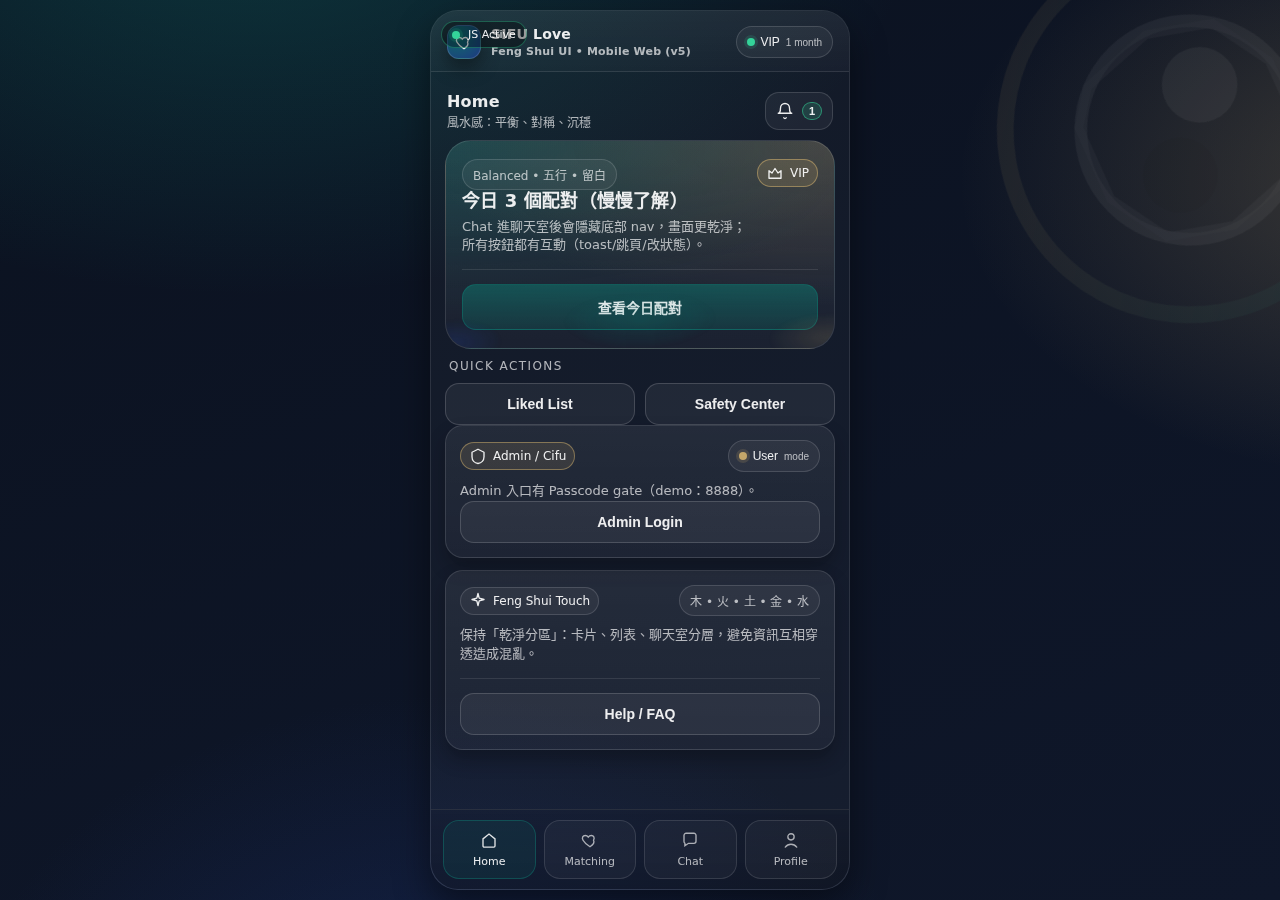
<file: sifu-love-fengshui-ui-v5.html>
<!doctype html>
<html lang="zh-HK">
<head>
  <meta charset="utf-8" />
  <meta name="viewport" content="width=device-width, initial-scale=1, viewport-fit=cover" />
  <meta name="theme-color" content="#0f172a" />
  <title>SIFU Love — Feng Shui UI Prototype (v5)</title>
  <link rel="stylesheet" href="v5/styles.css">
</head>
<body>
  <svg class="bg-bagua" viewBox="0 0 200 200" aria-hidden="true">
    <defs>
      <linearGradient id="g" x1="0" x2="1">
        <stop offset="0" stop-color="#c5a76a"/>
        <stop offset="1" stop-color="#0f766e"/>
      </linearGradient>
    </defs>
    <circle cx="100" cy="100" r="88" fill="none" stroke="url(#g)" stroke-width="8"/>
    <circle cx="100" cy="100" r="52" fill="none" stroke="rgba(255,255,255,0.6)" stroke-width="6"/>
    <circle cx="100" cy="78" r="18" fill="rgba(255,255,255,0.6)"/>
    <circle cx="100" cy="122" r="18" fill="rgba(0,0,0,0.55)"/>
    <path d="M100 48 L130 60 L152 90 L152 110 L130 140 L100 152 L70 140 L48 110 L48 90 L70 60 Z"
          fill="none" stroke="rgba(255,255,255,0.4)" stroke-width="4"/>
  </svg>

  <div class="app">
    <div class="phone" id="phone">
      <div class="js-indicator"><span class="dot"></span>JS Active</div>

      <div class="topbar">
        <div class="brand">
          <div class="logo" aria-hidden="true">
            <svg width="18" height="18" viewBox="0 0 24 24" fill="none">
              <path d="M12 21s-7-4.4-9.3-8.6C.7 8.7 2.6 6 5.6 6c1.8 0 3.3 1 4.1 2.2C10.5 7 12 6 13.8 6c3 0 4.9 2.7 2.9 6.4C19 16.6 12 21 12 21z" stroke="rgba(255,255,255,0.92)" stroke-width="1.8" />
            </svg>
          </div>
          <div class="grow">
            <h1>SIFU Love <span class="sub">Feng Shui UI • Mobile Web (v5)</span></h1>
          </div>
        </div>

        <button class="chip" id="modeChip" title="切換 VIP / Normal" type="button">
          <span class="dot"></span>
          <span id="modeText">VIP</span>
          <small id="retentionText">1 month</small>
        </button>
      </div>

      <div class="content" id="content"></div>

      <div class="nav" id="nav">
        <div class="tab active" data-tab="home">
          <svg width="18" height="18" viewBox="0 0 24 24" fill="none"><path d="M4 10.5 12 4l8 6.5V20a1.5 1.5 0 0 1-1.5 1.5H5.5A1.5 1.5 0 0 1 4 20v-9.5z" stroke="currentColor" stroke-width="1.8"/></svg>
          Home
        </div>
        <div class="tab" data-tab="match">
          <svg width="18" height="18" viewBox="0 0 24 24" fill="none"><path d="M12 21s-7-4.4-9.3-8.6C.7 8.7 2.6 6 5.6 6c1.8 0 3.3 1 4.1 2.2C10.5 7 12 6 13.8 6c3 0 4.9 2.7 2.9 6.4C19 16.6 12 21 12 21z" stroke="currentColor" stroke-width="1.8"/></svg>
          Matching
        </div>
        <div class="tab" data-tab="chat">
          <svg width="18" height="18" viewBox="0 0 24 24" fill="none"><path d="M4 5.8A2.8 2.8 0 0 1 6.8 3h10.4A2.8 2.8 0 0 1 20 5.8v7.8a2.8 2.8 0 0 1-2.8 2.8H10l-4.8 3.2V16.4A2.8 2.8 0 0 1 4 13.6V5.8z" stroke="currentColor" stroke-width="1.8"/></svg>
          Chat
        </div>
        <div class="tab" data-tab="profile">
          <svg width="18" height="18" viewBox="0 0 24 24" fill="none"><path d="M12 12a4.2 4.2 0 1 0-4.2-4.2A4.2 4.2 0 0 0 12 12zm7.6 9.5a9.4 9.4 0 0 0-15.2 0" stroke="currentColor" stroke-width="1.8" stroke-linecap="round"/></svg>
          Profile
        </div>
      </div>

      <div class="chatroom" id="chatroom">
        <div class="chat-top">
          <button class="back" id="backBtn" type="button" aria-label="返回">
            <svg width="18" height="18" viewBox="0 0 24 24" fill="none"><path d="M15 6 9 12l6 6" stroke="rgba(255,255,255,0.9)" stroke-width="2" stroke-linecap="round" stroke-linejoin="round"/></svg>
          </button>
          <div class="row grow" style="gap:10px;">
            <div class="avatar" style="width:40px;height:40px;border-radius:14px;">
              <svg width="20" height="20" viewBox="0 0 24 24" fill="none"><path d="M12 12a4.2 4.2 0 1 0-4.2-4.2A4.2 4.2 0 0 0 12 12zm7.6 9.5a9.4 9.4 0 0 0-15.2 0" stroke="rgba(255,255,255,0.85)" stroke-width="1.8" stroke-linecap="round"/></svg>
            </div>
            <div class="grow">
              <div style="font-weight:800; font-size:14px;" id="chatTitle">Alicia • 27</div>
              <div style="font-size:12px; color:var(--muted);" id="chatSubtitle">Central • Verified <span style="color:var(--ok)">●</span></div>
            </div>
          </div>
          <div class="badge" id="chatRetentionBadge" title="Retention policy"></div>
        </div>
        <div class="thread" id="thread">
          <div class="thread-banner" id="threadBanner">
            <div class="thread-title">Tips</div>
            <div class="thread-sub">文字訊息永久保留；圖片/語音會按會員等級到期。請避免分享敏感資料。</div>
          </div>
          <div class="day-divider"><span>Today</span></div>
          <div class="bubble">Hi 👋 我係 Alicia。今日嘅配對好自然～想慢慢了解你。</div>
          <div class="bubble me">我都係～我哋可以先喺度傾下，之後再決定要唔要轉 WhatsApp。</div>
          <div class="bubble">
            <div><b>[Image]</b> Sunset photo</div>
            <div class="tiny" id="imgExpiryText">Image expires in 30 days</div>
          </div>
          <div class="bubble me">好靚！👍</div>
        </div>
        <div class="composer">
          <button class="attach" id="attachBtn" type="button" title="Attach">
            <svg width="18" height="18" viewBox="0 0 24 24" fill="none"><path d="M21 11.5l-8.8 8.8a5 5 0 0 1-7.1-7.1l9.2-9.2a3.5 3.5 0 0 1 5 5l-9.2 9.2a2 2 0 1 1-2.8-2.8l8.1-8.1" stroke="rgba(255,255,255,0.9)" stroke-width="2" stroke-linecap="round" stroke-linejoin="round"/></svg>
          </button>
          <input id="msg" placeholder="輸入訊息…" />
          <button class="voice" id="voiceBtn" type="button" title="Voice (VIP)">
            <svg width="18" height="18" viewBox="0 0 24 24" fill="none"><path d="M12 14a3 3 0 0 0 3-3V7a3 3 0 0 0-6 0v4a3 3 0 0 0 3 3z" stroke="rgba(255,255,255,0.9)" stroke-width="2"/><path d="M19 11a7 7 0 0 1-14 0" stroke="rgba(255,255,255,0.9)" stroke-width="2" stroke-linecap="round"/><path d="M12 18v3" stroke="rgba(255,255,255,0.9)" stroke-width="2" stroke-linecap="round"/></svg>
          </button>
          <button class="send" id="sendBtn" type="button" title="Send">
            <svg width="18" height="18" viewBox="0 0 24 24" fill="none"><path d="M4 12l16-8-6 16-2.2-6.1L4 12z" stroke="rgba(255,255,255,0.9)" stroke-width="2" stroke-linejoin="round"/></svg>
          </button>
        </div>
      </div>

      <div class="overlay" id="overlay" aria-hidden="true"></div>
      <div class="sheet" id="sheet" aria-hidden="true"></div>

      <div class="toast" id="toast"></div>
    </div>
  </div>

<script src="v5/app.js" defer></script>
</body>
</html>
</file>
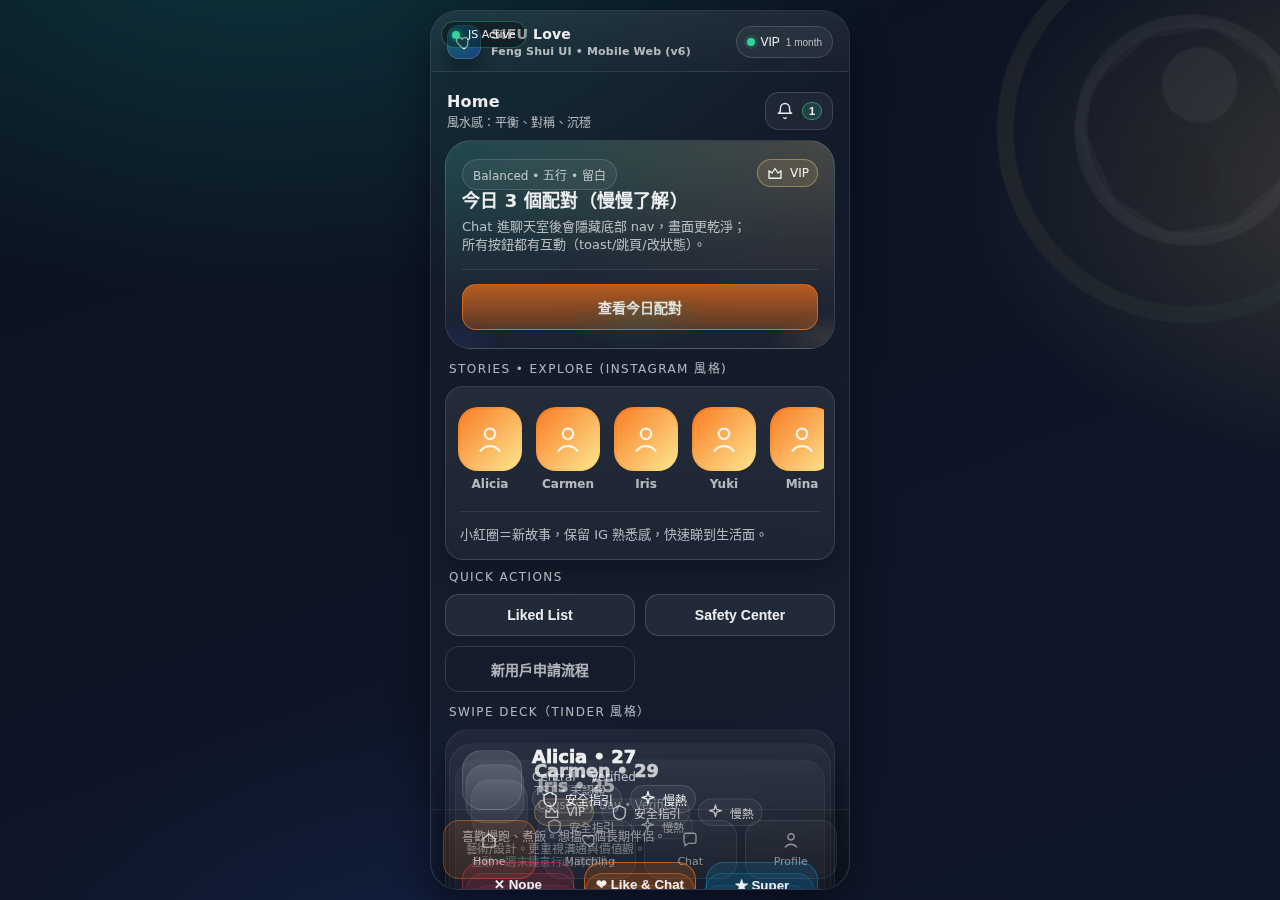
<file: sifu-love-fengshui-ui-v6.html>
<!doctype html>
<html lang="zh-HK">
<head>
  <meta charset="utf-8" />
  <meta name="viewport" content="width=device-width, initial-scale=1, viewport-fit=cover" />
  <meta name="theme-color" content="#0f172a" />
  <title>SIFU Love — Feng Shui UI Prototype (v6)</title>
  <link rel="stylesheet" href="v6/styles.css">
</head>
<body>
  <svg class="bg-bagua" viewBox="0 0 200 200" aria-hidden="true">
    <defs>
      <linearGradient id="g" x1="0" x2="1">
        <stop offset="0" stop-color="#c5a76a"/>
        <stop offset="1" stop-color="#0f766e"/>
      </linearGradient>
    </defs>
    <circle cx="100" cy="100" r="88" fill="none" stroke="url(#g)" stroke-width="8"/>
    <circle cx="100" cy="100" r="52" fill="none" stroke="rgba(255,255,255,0.6)" stroke-width="6"/>
    <circle cx="100" cy="78" r="18" fill="rgba(255,255,255,0.6)"/>
    <circle cx="100" cy="122" r="18" fill="rgba(0,0,0,0.55)"/>
    <path d="M100 48 L130 60 L152 90 L152 110 L130 140 L100 152 L70 140 L48 110 L48 90 L70 60 Z"
          fill="none" stroke="rgba(255,255,255,0.4)" stroke-width="4"/>
  </svg>

  <div class="app">
    <div class="phone" id="phone">
      <div class="js-indicator"><span class="dot"></span>JS Active</div>

      <div class="topbar">
        <div class="brand">
          <div class="logo" aria-hidden="true">
            <svg width="18" height="18" viewBox="0 0 24 24" fill="none">
              <path d="M12 21s-7-4.4-9.3-8.6C.7 8.7 2.6 6 5.6 6c1.8 0 3.3 1 4.1 2.2C10.5 7 12 6 13.8 6c3 0 4.9 2.7 2.9 6.4C19 16.6 12 21 12 21z" stroke="rgba(255,255,255,0.92)" stroke-width="1.8" />
            </svg>
          </div>
          <div class="grow">
            <h1>SIFU Love <span class="sub">Feng Shui UI • Mobile Web (v6)</span></h1>
          </div>
        </div>

        <button class="chip" id="modeChip" title="切換 VIP / Normal" type="button">
          <span class="dot"></span>
          <span id="modeText">VIP</span>
          <small id="retentionText">1 month</small>
        </button>
      </div>

      <div class="content" id="content"></div>

      <div class="nav" id="nav">
        <div class="tab active" data-tab="home">
          <svg width="18" height="18" viewBox="0 0 24 24" fill="none"><path d="M4 10.5 12 4l8 6.5V20a1.5 1.5 0 0 1-1.5 1.5H5.5A1.5 1.5 0 0 1 4 20v-9.5z" stroke="currentColor" stroke-width="1.8"/></svg>
          Home
        </div>
        <div class="tab" data-tab="match">
          <svg width="18" height="18" viewBox="0 0 24 24" fill="none"><path d="M12 21s-7-4.4-9.3-8.6C.7 8.7 2.6 6 5.6 6c1.8 0 3.3 1 4.1 2.2C10.5 7 12 6 13.8 6c3 0 4.9 2.7 2.9 6.4C19 16.6 12 21 12 21z" stroke="currentColor" stroke-width="1.8"/></svg>
          Matching
        </div>
        <div class="tab" data-tab="chat">
          <svg width="18" height="18" viewBox="0 0 24 24" fill="none"><path d="M4 5.8A2.8 2.8 0 0 1 6.8 3h10.4A2.8 2.8 0 0 1 20 5.8v7.8a2.8 2.8 0 0 1-2.8 2.8H10l-4.8 3.2V16.4A2.8 2.8 0 0 1 4 13.6V5.8z" stroke="currentColor" stroke-width="1.8"/></svg>
          Chat
        </div>
        <div class="tab" data-tab="profile">
          <svg width="18" height="18" viewBox="0 0 24 24" fill="none"><path d="M12 12a4.2 4.2 0 1 0-4.2-4.2A4.2 4.2 0 0 0 12 12zm7.6 9.5a9.4 9.4 0 0 0-15.2 0" stroke="currentColor" stroke-width="1.8" stroke-linecap="round"/></svg>
          Profile
        </div>
      </div>

      <div class="chatroom" id="chatroom">
        <div class="chat-top">
          <button class="back" id="backBtn" type="button" aria-label="返回">
            <svg width="18" height="18" viewBox="0 0 24 24" fill="none"><path d="M15 6 9 12l6 6" stroke="rgba(255,255,255,0.9)" stroke-width="2" stroke-linecap="round" stroke-linejoin="round"/></svg>
          </button>
          <div class="row grow" style="gap:10px;">
            <div class="avatar" style="width:40px;height:40px;border-radius:14px;">
              <svg width="20" height="20" viewBox="0 0 24 24" fill="none"><path d="M12 12a4.2 4.2 0 1 0-4.2-4.2A4.2 4.2 0 0 0 12 12zm7.6 9.5a9.4 9.4 0 0 0-15.2 0" stroke="rgba(255,255,255,0.85)" stroke-width="1.8" stroke-linecap="round"/></svg>
            </div>
            <div class="grow">
              <div style="font-weight:800; font-size:14px;" id="chatTitle">Alicia • 27</div>
              <div style="font-size:12px; color:var(--muted);" id="chatSubtitle">Central • Verified <span style="color:var(--ok)">●</span></div>
            </div>
          </div>
          <div class="badge" id="chatRetentionBadge" title="Retention policy"></div>
        </div>
        <div class="thread" id="thread">
          <div class="thread-banner" id="threadBanner">
            <div class="thread-title">Tips</div>
            <div class="thread-sub">文字訊息永久保留；圖片/語音會按會員等級到期。請避免分享敏感資料。</div>
          </div>
          <div class="day-divider"><span>Today</span></div>
          <div class="bubble">Hi 👋 我係 Alicia。今日嘅配對好自然～想慢慢了解你。</div>
          <div class="bubble me">我都係～我哋可以先喺度傾下，之後再決定要唔要轉 WhatsApp。</div>
          <div class="bubble">
            <div><b>[Image]</b> Sunset photo</div>
            <div class="tiny" id="imgExpiryText">Image expires in 30 days</div>
          </div>
          <div class="bubble me">好靚！👍</div>
        </div>
        <div class="composer">
          <button class="attach" id="attachBtn" type="button" title="Attach">
            <svg width="18" height="18" viewBox="0 0 24 24" fill="none"><path d="M21 11.5l-8.8 8.8a5 5 0 0 1-7.1-7.1l9.2-9.2a3.5 3.5 0 0 1 5 5l-9.2 9.2a2 2 0 1 1-2.8-2.8l8.1-8.1" stroke="rgba(255,255,255,0.9)" stroke-width="2" stroke-linecap="round" stroke-linejoin="round"/></svg>
          </button>
          <input id="msg" placeholder="輸入訊息…" />
          <button class="voice" id="voiceBtn" type="button" title="Voice (VIP)">
            <svg width="18" height="18" viewBox="0 0 24 24" fill="none"><path d="M12 14a3 3 0 0 0 3-3V7a3 3 0 0 0-6 0v4a3 3 0 0 0 3 3z" stroke="rgba(255,255,255,0.9)" stroke-width="2"/><path d="M19 11a7 7 0 0 1-14 0" stroke="rgba(255,255,255,0.9)" stroke-width="2" stroke-linecap="round"/><path d="M12 18v3" stroke="rgba(255,255,255,0.9)" stroke-width="2" stroke-linecap="round"/></svg>
          </button>
          <button class="send" id="sendBtn" type="button" title="Send">
            <svg width="18" height="18" viewBox="0 0 24 24" fill="none"><path d="M4 12l16-8-6 16-2.2-6.1L4 12z" stroke="rgba(255,255,255,0.9)" stroke-width="2" stroke-linejoin="round"/></svg>
          </button>
        </div>
      </div>

      <div class="overlay" id="overlay" aria-hidden="true"></div>
      <div class="sheet" id="sheet" aria-hidden="true"></div>

      <div class="toast" id="toast"></div>
    </div>
  </div>

<script src="v6/app.js" defer></script>
</body>
</html>
</file>
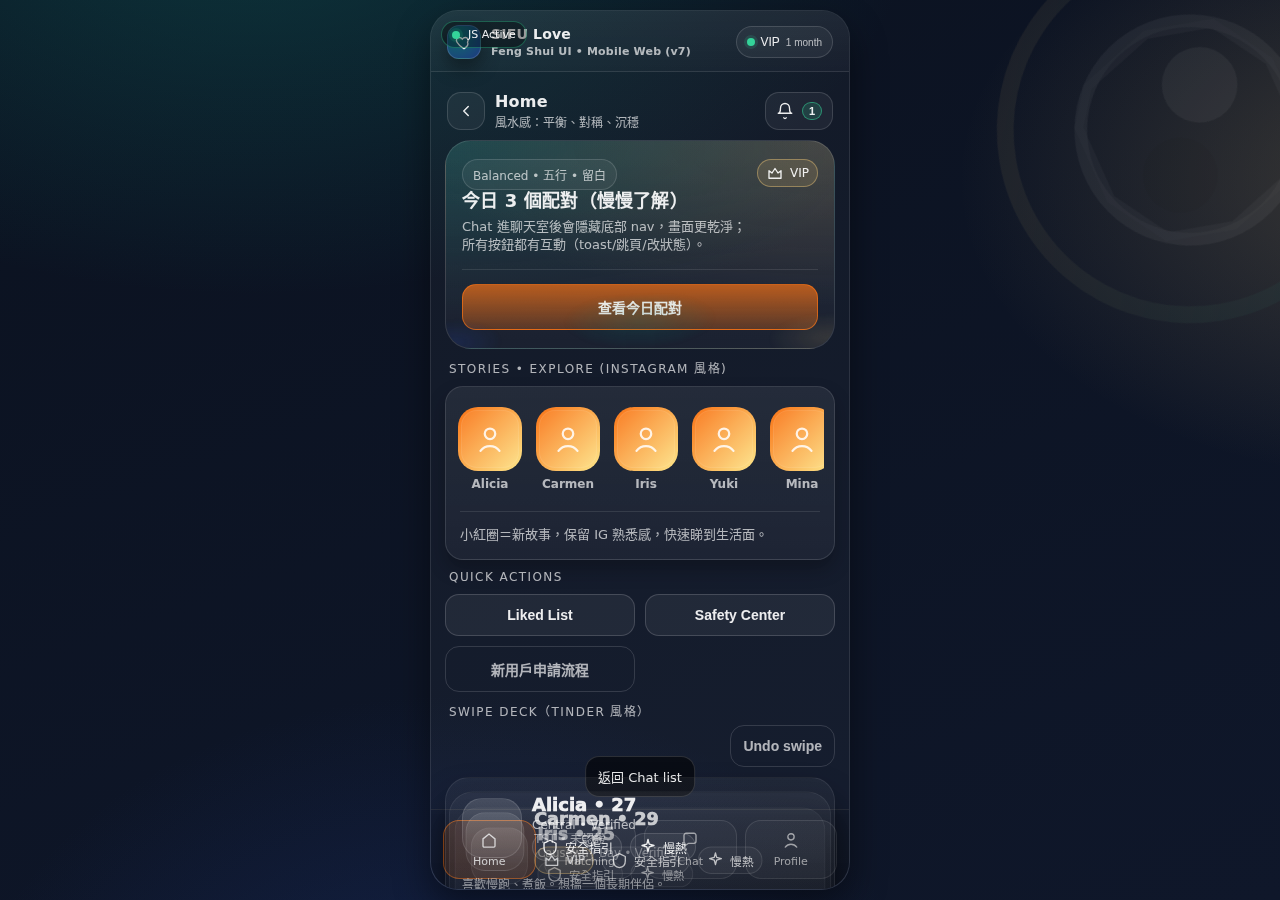
<file: sifu-love-fengshui-ui-v7.html>
<!doctype html>
<html lang="zh-HK">
<head>
  <meta charset="utf-8" />
  <meta name="viewport" content="width=device-width, initial-scale=1, viewport-fit=cover" />
  <meta name="theme-color" content="#0f172a" />
  <title>SIFU Love — Feng Shui UI Prototype (v7)</title>
  <link rel="stylesheet" href="v7/styles.css">
</head>
<body>
  <svg class="bg-bagua" viewBox="0 0 200 200" aria-hidden="true">
    <defs>
      <linearGradient id="g" x1="0" x2="1">
        <stop offset="0" stop-color="#c5a76a"/>
        <stop offset="1" stop-color="#0f766e"/>
      </linearGradient>
    </defs>
    <circle cx="100" cy="100" r="88" fill="none" stroke="url(#g)" stroke-width="8"/>
    <circle cx="100" cy="100" r="52" fill="none" stroke="rgba(255,255,255,0.6)" stroke-width="6"/>
    <circle cx="100" cy="78" r="18" fill="rgba(255,255,255,0.6)"/>
    <circle cx="100" cy="122" r="18" fill="rgba(0,0,0,0.55)"/>
    <path d="M100 48 L130 60 L152 90 L152 110 L130 140 L100 152 L70 140 L48 110 L48 90 L70 60 Z"
          fill="none" stroke="rgba(255,255,255,0.4)" stroke-width="4"/>
  </svg>

  <div class="app">
    <div class="phone" id="phone">
      <div class="js-indicator"><span class="dot"></span>JS Active</div>

      <div class="topbar">
        <div class="brand">
          <div class="logo" aria-hidden="true">
            <svg width="18" height="18" viewBox="0 0 24 24" fill="none">
              <path d="M12 21s-7-4.4-9.3-8.6C.7 8.7 2.6 6 5.6 6c1.8 0 3.3 1 4.1 2.2C10.5 7 12 6 13.8 6c3 0 4.9 2.7 2.9 6.4C19 16.6 12 21 12 21z" stroke="rgba(255,255,255,0.92)" stroke-width="1.8" />
            </svg>
          </div>
          <div class="grow">
            <h1>SIFU Love <span class="sub">Feng Shui UI • Mobile Web (v7)</span></h1>
          </div>
        </div>

        <button class="chip" id="modeChip" title="切換 VIP / Normal" type="button">
          <span class="dot"></span>
          <span id="modeText">VIP</span>
          <small id="retentionText">1 month</small>
        </button>
      </div>

      <div class="content" id="content"></div>

      <div class="nav" id="nav">
        <div class="tab active" data-tab="home">
          <svg width="18" height="18" viewBox="0 0 24 24" fill="none"><path d="M4 10.5 12 4l8 6.5V20a1.5 1.5 0 0 1-1.5 1.5H5.5A1.5 1.5 0 0 1 4 20v-9.5z" stroke="currentColor" stroke-width="1.8"/></svg>
          Home
        </div>
        <div class="tab" data-tab="match">
          <svg width="18" height="18" viewBox="0 0 24 24" fill="none"><path d="M12 21s-7-4.4-9.3-8.6C.7 8.7 2.6 6 5.6 6c1.8 0 3.3 1 4.1 2.2C10.5 7 12 6 13.8 6c3 0 4.9 2.7 2.9 6.4C19 16.6 12 21 12 21z" stroke="currentColor" stroke-width="1.8"/></svg>
          Matching
        </div>
        <div class="tab" data-tab="chat">
          <svg width="18" height="18" viewBox="0 0 24 24" fill="none"><path d="M4 5.8A2.8 2.8 0 0 1 6.8 3h10.4A2.8 2.8 0 0 1 20 5.8v7.8a2.8 2.8 0 0 1-2.8 2.8H10l-4.8 3.2V16.4A2.8 2.8 0 0 1 4 13.6V5.8z" stroke="currentColor" stroke-width="1.8"/></svg>
          Chat
        </div>
        <div class="tab" data-tab="profile">
          <svg width="18" height="18" viewBox="0 0 24 24" fill="none"><path d="M12 12a4.2 4.2 0 1 0-4.2-4.2A4.2 4.2 0 0 0 12 12zm7.6 9.5a9.4 9.4 0 0 0-15.2 0" stroke="currentColor" stroke-width="1.8" stroke-linecap="round"/></svg>
          Profile
        </div>
      </div>

      <div class="chatroom" id="chatroom">
        <div class="chat-top">
          <button class="back" id="backBtn" type="button" aria-label="返回">
            <svg width="18" height="18" viewBox="0 0 24 24" fill="none"><path d="M15 6 9 12l6 6" stroke="rgba(255,255,255,0.9)" stroke-width="2" stroke-linecap="round" stroke-linejoin="round"/></svg>
          </button>
          <div class="row grow" style="gap:10px;">
            <div class="avatar" style="width:40px;height:40px;border-radius:14px;">
              <svg width="20" height="20" viewBox="0 0 24 24" fill="none"><path d="M12 12a4.2 4.2 0 1 0-4.2-4.2A4.2 4.2 0 0 0 12 12zm7.6 9.5a9.4 9.4 0 0 0-15.2 0" stroke="rgba(255,255,255,0.85)" stroke-width="1.8" stroke-linecap="round"/></svg>
            </div>
            <div class="grow">
              <div style="font-weight:800; font-size:14px;" id="chatTitle">Alicia • 27</div>
              <div style="font-size:12px; color:var(--muted);" id="chatSubtitle">Central • Verified <span style="color:var(--ok)">●</span></div>
            </div>
          </div>
          <div class="badge" id="chatRetentionBadge" title="Retention policy"></div>
        </div>
        <div class="thread" id="thread">
          <div class="thread-banner" id="threadBanner">
            <div class="thread-title">Tips</div>
            <div class="thread-sub">文字訊息永久保留；圖片/語音會按會員等級到期。請避免分享敏感資料。</div>
          </div>
          <div class="day-divider"><span>Today</span></div>
          <div class="bubble">Hi 👋 我係 Alicia。今日嘅配對好自然～想慢慢了解你。</div>
          <div class="bubble me">我都係～我哋可以先喺度傾下，之後再決定要唔要轉 WhatsApp。</div>
          <div class="bubble">
            <div><b>[Image]</b> Sunset photo</div>
            <div class="tiny" id="imgExpiryText">Image expires in 30 days</div>
          </div>
          <div class="bubble me">好靚！👍</div>
        </div>
        <div class="composer">
          <button class="attach" id="attachBtn" type="button" title="Attach">
            <svg width="18" height="18" viewBox="0 0 24 24" fill="none"><path d="M21 11.5l-8.8 8.8a5 5 0 0 1-7.1-7.1l9.2-9.2a3.5 3.5 0 0 1 5 5l-9.2 9.2a2 2 0 1 1-2.8-2.8l8.1-8.1" stroke="rgba(255,255,255,0.9)" stroke-width="2" stroke-linecap="round" stroke-linejoin="round"/></svg>
          </button>
          <input id="msg" placeholder="輸入訊息…" />
          <button class="coach-btn" id="coachBtn" type="button" title="Coach" data-action="openCoach">Coach</button>
          <button class="voice" id="voiceBtn" type="button" title="Voice (VIP)">
            <svg width="18" height="18" viewBox="0 0 24 24" fill="none"><path d="M12 14a3 3 0 0 0 3-3V7a3 3 0 0 0-6 0v4a3 3 0 0 0 3 3z" stroke="rgba(255,255,255,0.9)" stroke-width="2"/><path d="M19 11a7 7 0 0 1-14 0" stroke="rgba(255,255,255,0.9)" stroke-width="2" stroke-linecap="round"/><path d="M12 18v3" stroke="rgba(255,255,255,0.9)" stroke-width="2" stroke-linecap="round"/></svg>
          </button>
          <button class="send" id="sendBtn" type="button" title="Send">
            <svg width="18" height="18" viewBox="0 0 24 24" fill="none"><path d="M4 12l16-8-6 16-2.2-6.1L4 12z" stroke="rgba(255,255,255,0.9)" stroke-width="2" stroke-linejoin="round"/></svg>
          </button>
        </div>
      </div>

      <div class="overlay" id="overlay" aria-hidden="true"></div>
      <div class="sheet" id="sheet" aria-hidden="true"></div>

      <div class="toast" id="toast"></div>
    </div>
  </div>

<script src="v7/app.js" defer></script>
</body>
</html>
</file>
<file: v8/assets/styles/base.css>
:root{
  --wood:#0f766e; --fire:#f97316; --earth:#e7d7b5; --metal:#c5a76a; --water:#1e3a8a;
  --accent:#f97316; --accent-ink:#7c2d12;
  --bg0:#0b1220; --bg1:#0f172a;
  --text:rgba(255,255,255,0.92);
  --muted:rgba(255,255,255,0.68);
  --muted2:rgba(255,255,255,0.52);
  --ok:#34d399;
  --shadow:0 16px 36px rgba(0,0,0,0.45);
  --radius:18px; --radius2:26px;
  --safe-top: env(safe-area-inset-top);
  --safe-bottom: env(safe-area-inset-bottom);
}
*{box-sizing:border-box;}
html,body{height:100%; margin:0; padding:0; overflow:hidden;}
body{
  font-family: ui-sans-serif, system-ui, -apple-system, Segoe UI, Roboto, Helvetica, Arial, "Apple Color Emoji","Segoe UI Emoji";
  color:var(--text);
  background:
    radial-gradient(1200px 700px at 20% -10%, rgba(15,118,110,0.35), transparent 55%),
    radial-gradient(900px 600px at 110% 20%, rgba(197,167,106,0.25), transparent 50%),
    radial-gradient(900px 700px at 35% 120%, rgba(30,58,138,0.35), transparent 55%),
    linear-gradient(160deg, var(--bg0), var(--bg1));
}
#root{
  height:100%;
  display:flex;
  align-items:center;
  justify-content:center;
  padding:10px;
}
.app{
  height:100%;
  width:min(420px,100%);
  background:rgba(255,255,255,0.03);
  border:1px solid rgba(255,255,255,0.10);
  border-radius:28px;
  box-shadow:var(--shadow);
  position:relative;
  overflow:hidden;
  display:flex;
  flex-direction:column;
}
.bg-bagua{
  position:absolute; inset:-80px -120px auto auto;
  width:420px; height:420px; opacity:0.08;
  filter: drop-shadow(0 18px 25px rgba(0,0,0,0.4));
  pointer-events:none;
  transform: rotate(12deg);
}
.content{
  flex:1 1 auto;
  overflow:auto;
  padding:14px 14px calc(86px + var(--safe-bottom));
  position:relative;
}
.section-title{font-size:12px;letter-spacing:.12em;text-transform:uppercase;color:var(--muted);margin:10px 4px;}
.card{
  border:1px solid rgba(255,255,255,0.12);
  border-radius:20px;
  padding:12px;
  background:rgba(255,255,255,0.05);
  box-shadow:0 12px 28px rgba(0,0,0,0.25);
}
.card + .card{margin-top:12px;}
.row{display:flex;gap:10px;align-items:center;}
.col{display:flex;flex-direction:column;gap:8px;}
.grow{flex:1 1 auto;min-width:0;}
.h2{margin:0;font-size:18px;letter-spacing:.2px;line-height:1.2;}
.p{margin:6px 0 0;font-size:13px;color:var(--muted);line-height:1.45;}
.divider{height:1px;background:rgba(255,255,255,0.10);margin:14px 0;}
.grid2{display:grid;grid-template-columns:1fr 1fr;gap:10px;}
.pill{display:inline-flex;align-items:center;gap:8px;padding:6px 10px;border-radius:999px;border:1px solid rgba(255,255,255,0.14);background:rgba(255,255,255,0.05);font-size:12px;color:var(--muted);width:max-content;}
.badge{display:inline-flex;align-items:center;gap:6px;padding:4px 8px;border-radius:999px;font-size:12px;border:1px solid rgba(255,255,255,0.14);background:rgba(255,255,255,0.05);color:var(--text);}
.badge.vip{border-color:rgba(197,167,106,0.6);background:rgba(197,167,106,0.18);}
.badge.ok{border-color:rgba(52,211,153,0.55);background:rgba(52,211,153,0.16);}
.btn{
  width:100%;
  border:1px solid rgba(255,255,255,0.16);
  background:rgba(255,255,255,0.06);
  color:var(--text);
  padding:12px 12px;
  border-radius:14px;
  font-size:14px;
  font-weight:600;
  cursor:pointer;
  transition: transform .08s ease, background .2s ease, border-color .2s ease;
  display:inline-flex;
  align-items:center;
  justify-content:center;
  gap:8px;
}
.btn:active{transform:scale(0.99);}
.btn.primary{border-color:color-mix(in srgb, var(--accent) 70%, transparent);background:linear-gradient(180deg, color-mix(in srgb, var(--accent) 70%, transparent), color-mix(in srgb, var(--accent) 28%, transparent));}
.btn.ghost{background:transparent;border-color:rgba(255,255,255,0.14);color:var(--muted);font-weight:600;}
.chip{
  display:inline-flex; align-items:center; gap:6px;
  padding:8px 10px; font-size:12px;
  border-radius:999px;
  border:1px solid rgba(255,255,255,0.14);
  background:rgba(255,255,255,0.05);
  color:var(--text);
  user-select:none;
  cursor:pointer;
  transition: transform .08s ease, background .2s ease;
}
.chip:active{transform:scale(0.98);}
.chip.off .dot{background:var(--muted2);box-shadow:none;}
.chip .dot{width:8px;height:8px;border-radius:999px;background:var(--ok);box-shadow:0 0 0 3px rgba(52,211,153,0.15);}
.topbar{
  padding: calc(14px + var(--safe-top)) 16px 12px;
  display:flex; align-items:center; justify-content:space-between; gap:10px;
  border-bottom:1px solid rgba(255,255,255,0.08);
  background:linear-gradient(180deg, rgba(255,255,255,0.05), rgba(255,255,255,0.02));
  position:relative;
  z-index:2;
}
.brand{display:flex; align-items:center; gap:10px; min-width:0;}
.logo{
  width:34px;height:34px;border-radius:12px;
  background:radial-gradient(circle at 30% 30%, rgba(15,118,110,0.9), rgba(30,58,138,0.9));
  display:grid; place-items:center;
  border:1px solid rgba(255,255,255,0.14);
  box-shadow:0 10px 18px rgba(0,0,0,0.35);
}
.brand h1{margin:0;font-size:14px;letter-spacing:.2px;line-height:1.2;white-space:nowrap;overflow:hidden;text-overflow:ellipsis;}
.brand .sub{display:block;font-size:11px;color:var(--muted);margin-top:2px;}
.nav{
  position:absolute;left:0;right:0;bottom:0;
  padding:10px 12px calc(10px + var(--safe-bottom));
  border-top:1px solid rgba(255,255,255,0.10);
  background:linear-gradient(180deg, rgba(0,0,0,0.05), rgba(0,0,0,0.25));
  display:flex;gap:8px;justify-content:space-between;align-items:center;
  z-index:3;
}
.tab{
  flex:1 1 0;
  padding:10px 10px;
  border-radius:16px;
  border:1px solid rgba(255,255,255,0.12);
  background:rgba(255,255,255,0.04);
  color:var(--muted);
  display:grid;place-items:center;gap:6px;
  font-size:12px;
  cursor:pointer;
}
.tab.active{color:var(--text);border-color:color-mix(in srgb, var(--accent) 60%, transparent);background:color-mix(in srgb, var(--accent) 18%, transparent);}
.toast{
  position:fixed; bottom:24px; left:50%; transform:translateX(-50%) translateY(80px);
  background:rgba(0,0,0,0.75);
  color:#fff; padding:10px 16px; border-radius:14px;
  font-size:13px; box-shadow:0 14px 28px rgba(0,0,0,0.35);
  opacity:0; pointer-events:none; transition:transform .18s ease, opacity .18s ease;
  z-index:10;
}
.toast.on{opacity:1; transform:translateX(-50%) translateY(0);}
.overlay{
  position:fixed; inset:0;
  background:rgba(0,0,0,0.35);
  opacity:0; pointer-events:none;
  transition:opacity .16s ease;
  z-index:8;
}
.overlay.on{opacity:1; pointer-events:auto;}
.sheet{
  position:fixed;
  left:0; right:0; bottom:0;
  background:rgba(12,18,32,0.92);
  border-radius:26px 26px 0 0;
  padding:18px 16px calc(20px + var(--safe-bottom));
  box-shadow:0 -20px 40px rgba(0,0,0,0.35);
  display:none;
  z-index:9;
}
.sheet.on{display:block; animation: pop .18s ease-out;}
.sheet h3{margin: 6px 6px 10px; font-size: 14px;}
.sheet .opt{
  display:flex; align-items:center; gap:10px;
  padding:12px;
  border-radius:16px;
  border:1px solid rgba(255,255,255,0.10);
  background: rgba(255,255,255,0.04);
  cursor:pointer;
}
.sheet .opt + .opt{margin-top:10px;}
.sheet .opt .t{font-weight:850;}
.sheet .opt .s{font-size:12px;color:var(--muted);margin-top:2px;}
.sheet .opt .r{margin-left:auto;color:var(--muted2); font-weight:900;}
@keyframes pop{from{transform:translateY(40px);opacity:0;} to{transform:translateY(0);opacity:1;}}
</file>
<file: v8/assets/styles/components.css>
.rowitem{
  display:flex; gap:12px; align-items:center;
  padding:12px;
  border:1px solid rgba(255,255,255,0.10);
  background:rgba(255,255,255,0.04);
  border-radius:16px;
  cursor:pointer;
}
.rowitem + .rowitem{margin-top:10px;}
.rowitem .title{font-weight:800;}
.rowitem .desc{font-size:12px;color:var(--muted);margin-top:2px;}
.chev{color:var(--muted2); margin-left:auto; display:grid; place-items:center;}
.list{display:flex;flex-direction:column;gap:10px;}
.story-rail{display:flex;gap:14px;overflow:auto;padding:6px 4px 6px 2px;margin:0 -4px;}
.story{width:64px;flex:0 0 auto;text-align:center;color:var(--muted);}
.story .ring{width:64px;height:64px;border-radius:20px;padding:3px;background:linear-gradient(135deg, var(--accent), #fde68a);display:grid;place-items:center;}
.story .ring .inner{width:100%;height:100%;border-radius:16px;background:rgba(255,255,255,0.06);display:grid;place-items:center;border:1px solid rgba(255,255,255,0.08);}
.story .name{font-size:12px;margin-top:6px;white-space:nowrap;overflow:hidden;text-overflow:ellipsis;}
.swipe-deck{position:relative;height:260px;margin:10px 0;}
.swipe-card{position:absolute;inset:0;border-radius:24px;border:1px solid rgba(255,255,255,0.08);padding:16px;display:flex;flex-direction:column;gap:10px;background:linear-gradient(180deg, rgba(255,255,255,0.05), rgba(0,0,0,0.22));box-shadow:0 18px 30px rgba(0,0,0,0.35);}
.swipe-card:nth-child(2){transform:translateY(12px) scale(0.98);opacity:0.85;}
.swipe-card:nth-child(3){transform:translateY(24px) scale(0.95);opacity:0.65;}
.swipe-card .tags{display:flex;gap:8px;flex-wrap:wrap;}
.swipe-actions{display:flex;justify-content:space-between;align-items:center;gap:10px;margin-top:6px;}
.swipe-btn{flex:1;height:46px;border-radius:18px;border:1px solid rgba(255,255,255,0.14);background:rgba(255,255,255,0.05);color:var(--text);font-weight:800;display:flex;align-items:center;justify-content:center;gap:8px;cursor:pointer;transition:transform .15s ease, background .2s ease;}
.swipe-btn.primary{border-color:color-mix(in srgb, var(--accent) 70%, transparent);background:color-mix(in srgb, var(--accent) 18%, transparent);}
.swipe-btn.alt{border-color:rgba(14,165,233,0.4);background:rgba(14,165,233,0.14);}
.swipe-btn.danger{border-color:rgba(244,63,94,0.4);background:rgba(244,63,94,0.12);}
.swipe-btn:active{transform:scale(0.98);}
.swipe-card.gesture-like{outline:2px solid rgba(52,211,153,0.6); transform:translateX(40px) rotate(1deg);}
.swipe-card.gesture-pass{outline:2px solid rgba(248,113,113,0.6); transform:translateX(-40px) rotate(-1deg);}
.swipe-undo{display:flex;justify-content:flex-end;margin:-4px 0 8px;}
.swipe-undo button{width:auto;}
.bubble{
  position: relative;
  border-radius: 18px;
  padding: 10px 12px;
  margin-bottom: 12px;
  box-shadow: 0 8px 16px rgba(0,0,0,0.22);
  border: 1px solid rgba(255,255,255,0.12);
  background: rgba(255,255,255,0.06);
  max-width:78%;
  font-size:13px;
  line-height:1.35;
}
.bubble::after{
  content:"";
  position:absolute;
  left: 10px;
  bottom: -6px;
  width: 14px;
  height: 14px;
  background: rgba(255,255,255,0.06);
  border-left: 1px solid rgba(255,255,255,0.10);
  border-bottom: 1px solid rgba(255,255,255,0.10);
  transform: rotate(45deg);
  border-bottom-left-radius: 4px;
}
.bubble.me{
  margin-left:auto;
  background: rgba(15,118,110,0.18);
  border-color: rgba(15,118,110,0.42);
  box-shadow: 0 10px 18px rgba(15,118,110,0.10), 0 8px 16px rgba(0,0,0,0.22);
}
.bubble.me::after{
  left: auto;
  right: 10px;
  background: rgba(15,118,110,0.18);
  border-left: none;
  border-bottom: 1px solid rgba(15,118,110,0.28);
  border-right: 1px solid rgba(15,118,110,0.28);
}
.bubble .tiny{margin-top:6px;font-size:11px;color:var(--muted2);}
.chatroom{
  position:absolute; inset:0;
  background:linear-gradient(180deg, rgba(0,0,0,0.35), rgba(0,0,0,0.25));
  display:none; flex-direction:column;
  z-index:4;
}
.chatroom.on{display:flex;}
.chatroom .chat-top{
  padding: calc(14px + var(--safe-top)) 14px 12px;
  display:flex;align-items:center;gap:10px;
  border-bottom:1px solid rgba(255,255,255,0.08);
  background:linear-gradient(180deg, rgba(255,255,255,0.05), rgba(255,255,255,0.02));
}
.chatroom .thread{flex:1 1 auto;overflow:auto;padding:14px;}
.chatroom .composer{
  padding:10px 10px calc(10px + var(--safe-bottom));
  border-top:1px solid rgba(255,255,255,0.10);
  background:rgba(0,0,0,0.22);
  display:flex;gap:8px;align-items:flex-end;
}
.composer input{border-radius:16px;padding:12px 12px;margin:0;flex:1 1 auto;border:1px solid rgba(255,255,255,0.14);background:rgba(255,255,255,0.06);color:var(--text);}
.attach,.voice,.coach-btn{
  width:46px;height:46px;border-radius:16px;
  border:1px solid rgba(255,255,255,0.14);
  background:rgba(255,255,255,0.05);
  display:grid; place-items:center;
  cursor:pointer;
  flex:0 0 auto;
}
.coach-btn{color:var(--text);font-weight:800;font-size:12px;}
.voice.locked{
  border-color: rgba(255,255,255,0.12);
  color: var(--muted2);
  opacity: 0.75;
}
.voice.locked::after{
  content:"VIP";
  position:absolute;
  transform: translateY(26px);
  font-size:10px;
  color: var(--muted2);
}
.send{
  width:46px;height:46px;border-radius:16px;
  border:1px solid color-mix(in srgb, var(--accent) 70%, transparent);
  background:color-mix(in srgb, var(--accent) 22%, transparent);
  display:grid;place-items:center;
  cursor:pointer; flex:0 0 auto;
}
.typing{font-size:12px;color:var(--muted);margin:4px 0 0;}
.pagehead{
  display:flex; align-items:center; justify-content:space-between; gap:10px;
  margin: 6px 2px 10px;
}
.pagehead h2{margin:0;font-size:16px;letter-spacing:.2px;}
.pagehead .sub{font-size:12px;color:var(--muted);margin-top:2px;}
.pagehead .left{display:flex;align-items:center;gap:10px;min-width:0;}
.pagehead .right{display:flex;align-items:center;gap:8px;}
.backbtn{
  width:38px;height:38px;border-radius:14px;
  border:1px solid rgba(255,255,255,0.14);
  background:rgba(255,255,255,0.05);
  display:grid; place-items:center;
  cursor:pointer;
}
.mini{
  border:1px solid rgba(255,255,255,0.14);
  background:rgba(255,255,255,0.05);
  color:var(--text);
  padding:9px 10px;
  border-radius:14px;
  font-size:13px;
  cursor:pointer;
}
.accent-row{display:flex;gap:10px;flex-wrap:wrap;align-items:center;}
.accent-chip{width:40px;height:40px;border-radius:14px;border:2px solid transparent;outline:1px solid rgba(255,255,255,0.12);cursor:pointer;box-shadow:0 10px 18px rgba(0,0,0,0.3);}
.accent-chip.active{border-color:var(--accent);}
.accent-chip .glow{width:100%;height:100%;border-radius:12px;background:var(--accent);display:block;}
.form{
  display:flex;flex-direction:column;gap:10px;
}
.field{display:flex;flex-direction:column;gap:6px;}
label{font-size:12px;color:var(--muted);}
input,select,textarea{
  width:100%;
  padding:11px 12px;
  border-radius:14px;
  border:1px solid rgba(255,255,255,0.14);
  background:rgba(0,0,0,0.18);
  color:var(--text);
  outline:none;
}
textarea{min-height:88px;resize:vertical;}
input::placeholder, textarea::placeholder{color:rgba(255,255,255,0.38);}
.navspace{height:86px;}
.modal{
  position:fixed; inset:0;
  display:none;
  align-items:center; justify-content:center;
  z-index:7;
}
.modal.on{display:flex;}
.modal .inner{
  background:rgba(12,18,32,0.95);
  border:1px solid rgba(255,255,255,0.12);
  border-radius:20px;
  padding:18px;
  width:90%; max-width:360px;
  box-shadow:0 20px 40px rgba(0,0,0,0.45);
}
</file>
<file: v8/assets/styles/pages.css>
.hero{
  padding:12px;
  border-radius:18px;
  background:linear-gradient(180deg, rgba(255,255,255,0.06), rgba(255,255,255,0.02));
  border:1px solid rgba(255,255,255,0.12);
  box-shadow:0 12px 26px rgba(0,0,0,0.25);
}
.waterline{height:1px;background:rgba(255,255,255,0.10);margin-top:10px;}
.match{
  display:flex;gap:12px;align-items:flex-start;
}
.avatar{
  width:44px;height:44px;border-radius:16px;
  background:linear-gradient(180deg, rgba(255,255,255,0.14), rgba(255,255,255,0.05));
  border:1px solid rgba(255,255,255,0.12);
  display:grid;place-items:center;
  flex:0 0 auto; overflow:hidden;
}
.avatar svg{opacity:.95;}
.name{font-weight:700;font-size:14px;margin:0;}
.meta{margin:2px 0 0;font-size:12px;color:var(--muted);line-height:1.35;}
.actions{display:flex;gap:8px;margin-top:10px;}
.iconbtn{
  flex:1 1 auto;
  border-radius:14px;
  padding:10px 10px;
  border:1px solid rgba(255,255,255,0.14);
  background:rgba(255,255,255,0.05);
  color:var(--text);
  cursor:pointer;
  display:inline-flex;
  align-items:center;
  justify-content:center;
  gap:8px;
  font-weight:650;
  font-size:13px;
}
.iconbtn.like{border-color:rgba(249,115,22,0.55);background:rgba(249,115,22,0.14);}
.iconbtn.chat{border-color:rgba(15,118,110,0.55);background:rgba(15,118,110,0.14);}
.iconbtn.ghost{border-color:rgba(255,255,255,0.12);background:rgba(255,255,255,0.03);color:var(--muted);}
.iconbtn:active{transform:scale(0.99);}
.listrow{display:flex;flex-direction:column;gap:6px;}
.nav-hidden .nav{display:none;}
.nav-hidden .content{padding-bottom:20px;}
.splash{
  position:absolute; inset:0; display:flex; flex-direction:column; justify-content:center; align-items:center;
  background:radial-gradient(1600px 900px at 50% 0%, rgba(197,167,106,0.18), transparent 55%), linear-gradient(160deg, var(--bg0), var(--bg1));
  z-index:5;
}
.splash h1{margin:12px 0 6px; text-align:center;}
.splash p{margin:0; color:var(--muted); text-align:center;}
.auth-box{display:flex;flex-direction:column;gap:12px;padding:12px;}
.settings-list .rowitem{align-items:flex-start;}
</file>
<file: v8/assets/styles/scrollbars.css>
/* Minimal themed scrollbars */
.content, .thread, .sheet, .list, .story-rail{
  scrollbar-width: thin;
  scrollbar-color: color-mix(in srgb, var(--accent) 60%, rgba(255,255,255,0.12)) transparent;
}
.content::-webkit-scrollbar,
.thread::-webkit-scrollbar,
.sheet::-webkit-scrollbar,
.story-rail::-webkit-scrollbar{
  width:8px; height:8px;
}
.content::-webkit-scrollbar-track,
.thread::-webkit-scrollbar-track,
.sheet::-webkit-scrollbar-track,
.story-rail::-webkit-scrollbar-track{
  background:transparent;
}
.content::-webkit-scrollbar-thumb,
.thread::-webkit-scrollbar-thumb,
.sheet::-webkit-scrollbar-thumb,
.story-rail::-webkit-scrollbar-thumb{
  background: color-mix(in srgb, var(--accent) 60%, rgba(255,255,255,0.12));
  border-radius:999px;
}
</file>
<file: v5/styles.css>
:root{
      --wood:#0f766e; --fire:#f97316; --earth:#e7d7b5; --metal:#c5a76a; --water:#1e3a8a;
      --bg0:#0b1220; --bg1:#0f172a;
      --text:rgba(255,255,255,0.92);
      --muted:rgba(255,255,255,0.68);
      --muted2:rgba(255,255,255,0.52);
      --ok:#34d399;
      --shadow:0 16px 36px rgba(0,0,0,0.45);
      --radius:18px; --radius2:26px;
      --safe-top: env(safe-area-inset-top);
      --safe-bottom: env(safe-area-inset-bottom);
    }
    *{box-sizing:border-box;}
    html,body{height:100%;}
    body{
      margin:0;
      font-family: ui-sans-serif, system-ui, -apple-system, Segoe UI, Roboto, Helvetica, Arial, "Apple Color Emoji","Segoe UI Emoji";
      color:var(--text);
      background:
        radial-gradient(1200px 700px at 20% -10%, rgba(15,118,110,0.35), transparent 55%),
        radial-gradient(900px 600px at 110% 20%, rgba(197,167,106,0.25), transparent 50%),
        radial-gradient(900px 700px at 35% 120%, rgba(30,58,138,0.35), transparent 55%),
        linear-gradient(160deg, var(--bg0), var(--bg1));
      overflow:hidden;
    }
    .bg-bagua{
      position:fixed; inset:-80px -120px auto auto;
      width:420px; height:420px;
      opacity:0.08;
      filter: drop-shadow(0 18px 25px rgba(0,0,0,0.4));
      pointer-events:none;
      transform: rotate(12deg);
    }
    .app{height:100%;display:flex;justify-content:center;align-items:stretch;padding:10px;}
    .phone{
      width:min(420px,100%); height:100%;
      background:rgba(255,255,255,0.03);
      border:1px solid rgba(255,255,255,0.10);
      border-radius:28px;
      box-shadow:var(--shadow);
      overflow:hidden;
      position:relative;
      display:flex; flex-direction:column;
    }
    .topbar{
      padding: calc(14px + var(--safe-top)) 16px 12px;
      display:flex; align-items:center; justify-content:space-between; gap:10px;
      border-bottom:1px solid rgba(255,255,255,0.08);
      background:linear-gradient(180deg, rgba(255,255,255,0.05), rgba(255,255,255,0.02));
    }
    .brand{display:flex; align-items:center; gap:10px; min-width:0;}
    .logo{
      width:34px;height:34px;border-radius:12px;
      background:radial-gradient(circle at 30% 30%, rgba(15,118,110,0.9), rgba(30,58,138,0.9));
      display:grid; place-items:center;
      border:1px solid rgba(255,255,255,0.14);
      box-shadow:0 10px 18px rgba(0,0,0,0.35);
      flex:0 0 auto;
    }
    .brand h1{margin:0;font-size:14px;letter-spacing:.2px;line-height:1.2;white-space:nowrap;overflow:hidden;text-overflow:ellipsis;}
    .brand .sub{display:block;font-size:11px;color:var(--muted);margin-top:2px;}
    .chip{
      display:inline-flex; align-items:center; gap:6px;
      padding:8px 10px; font-size:12px;
      border-radius:999px;
      border:1px solid rgba(255,255,255,0.14);
      background:rgba(255,255,255,0.05);
      color:var(--text);
      user-select:none;
      cursor:pointer;
      transition: transform .08s ease, background .2s ease;
    }
    .chip:active{transform:scale(0.98);}
    .chip small{color:var(--muted);}
    .chip .dot{width:8px;height:8px;border-radius:999px;background:var(--ok);box-shadow:0 0 0 3px rgba(52,211,153,0.15);}
    .chip.off .dot{background:var(--muted2);box-shadow:none;}
    .chip.admin .dot{background:var(--metal);box-shadow:0 0 0 3px rgba(197,167,106,0.18);}
    .content{flex:1 1 auto; overflow:auto; padding:14px 14px calc(86px + var(--safe-bottom)); scroll-behavior:smooth;}
    .section-title{font-size:12px;letter-spacing:.12em;text-transform:uppercase;color:var(--muted);margin:10px 4px;}
    .card{
      border:1px solid rgba(255,255,255,0.12);
      background:linear-gradient(180deg, rgba(255,255,255,0.07), rgba(255,255,255,0.04));
      border-radius:var(--radius);
      padding:14px;
      box-shadow:0 10px 18px rgba(0,0,0,0.25);
    }
    .card + .card{margin-top:12px;}
    .hero{
      position:relative;border-radius:var(--radius2);padding:18px 16px;
      border:1px solid rgba(255,255,255,0.12);
      background:
        radial-gradient(850px 350px at 0% 0%, rgba(15,118,110,0.28), transparent 50%),
        radial-gradient(750px 300px at 100% 0%, rgba(197,167,106,0.22), transparent 55%),
        linear-gradient(180deg, rgba(255,255,255,0.08), rgba(255,255,255,0.03));
      overflow:hidden;
    }
    .hero .waterline{
      position:absolute;left:-30%;right:-30%;bottom:-28px;height:80px;
      background:
        radial-gradient(80px 38px at 20% 50%, rgba(30,58,138,0.32), transparent 60%),
        radial-gradient(120px 45px at 50% 30%, rgba(15,118,110,0.24), transparent 65%),
        radial-gradient(100px 42px at 80% 60%, rgba(197,167,106,0.18), transparent 60%);
      filter:blur(2px);opacity:.9;transform:rotate(-2deg);
    }
    .row{display:flex;gap:10px;align-items:center;}
    .col{display:flex;flex-direction:column;gap:8px;}
    .grow{flex:1 1 auto; min-width:0;}
    .h2{margin:0;font-size:18px;letter-spacing:.2px;line-height:1.2;}
    .p{margin:6px 0 0;font-size:13px;color:var(--muted);line-height:1.45;}
    .btn{
      width:100%;
      border:1px solid rgba(255,255,255,0.16);
      background:rgba(255,255,255,0.06);
      color:var(--text);
      padding:12px 12px;
      border-radius:14px;
      font-size:14px;
      font-weight:600;
      cursor:pointer;
      transition: transform .08s ease, background .2s ease, border-color .2s ease;
      display:inline-flex;
      align-items:center;
      justify-content:center;
      gap:8px;
    }
    .btn:active{transform:scale(0.99);}
    .btn.primary{border-color:rgba(15,118,110,0.55);background:linear-gradient(180deg, rgba(15,118,110,0.55), rgba(15,118,110,0.25));}
    .btn.metal{border-color:rgba(197,167,106,0.65);background:linear-gradient(180deg, rgba(197,167,106,0.50), rgba(197,167,106,0.18));}
    .btn.ghost{background:transparent;border-color:rgba(255,255,255,0.14);color:var(--muted);font-weight:600;}
    .grid2{display:grid;grid-template-columns:1fr 1fr;gap:10px;}
    .pill{display:inline-flex;align-items:center;gap:8px;padding:6px 10px;border-radius:999px;border:1px solid rgba(255,255,255,0.14);background:rgba(255,255,255,0.05);font-size:12px;color:var(--muted);width:max-content;}
    .badge{display:inline-flex;align-items:center;gap:6px;padding:4px 8px;border-radius:999px;font-size:12px;border:1px solid rgba(255,255,255,0.14);background:rgba(255,255,255,0.05);color:var(--text);}
    .badge.vip{border-color:rgba(197,167,106,0.6);background:rgba(197,167,106,0.18);}
    .badge.ok{border-color:rgba(52,211,153,0.55);background:rgba(52,211,153,0.16);}
    .badge.lock{border-color:rgba(255,255,255,0.16);background:rgba(255,255,255,0.04);color:var(--muted);}
    .field{display:flex;flex-direction:column;gap:6px;margin-top:10px;}
    label{font-size:12px;color:var(--muted);}
    input,select,textarea{
      width:100%;
      padding:11px 12px;
      border-radius:14px;
      border:1px solid rgba(255,255,255,0.14);
      background:rgba(0,0,0,0.18);
      color:var(--text);
      outline:none;
    }
    textarea{min-height:88px;resize:vertical;}
    input::placeholder, textarea::placeholder{color:rgba(255,255,255,0.38);}
    .hint{margin-top:6px;font-size:12px;color:var(--muted2);line-height:1.35;}
    .divider{height:1px;background:rgba(255,255,255,0.10);margin:14px 0;}
    .match{display:flex;gap:12px;align-items:flex-start;}
    .avatar{
      width:44px;height:44px;border-radius:16px;
      background:linear-gradient(180deg, rgba(255,255,255,0.14), rgba(255,255,255,0.05));
      border:1px solid rgba(255,255,255,0.12);
      display:grid;place-items:center;
      flex:0 0 auto; overflow:hidden;
    }
    .avatar svg{opacity:.95;}
    .name{font-weight:700;font-size:14px;margin:0;}
    .meta{margin:2px 0 0;font-size:12px;color:var(--muted);line-height:1.35;}
    .actions{display:flex;gap:8px;margin-top:10px;}
    .iconbtn{
      flex:1 1 auto;
      border-radius:14px;
      padding:10px 10px;
      border:1px solid rgba(255,255,255,0.14);
      background:rgba(255,255,255,0.05);
      color:var(--text);
      cursor:pointer;
      display:inline-flex;
      align-items:center;
      justify-content:center;
      gap:8px;
      font-weight:650;
      font-size:13px;
    }
    .iconbtn.like{border-color:rgba(249,115,22,0.55);background:rgba(249,115,22,0.14);}
    .iconbtn.chat{border-color:rgba(15,118,110,0.55);background:rgba(15,118,110,0.14);}
    .iconbtn:active{transform:scale(0.99);}
    .chatlist .item{
      display:flex;gap:12px;align-items:center;
      padding:12px;
      border:1px solid rgba(255,255,255,0.10);
      background:rgba(255,255,255,0.04);
      border-radius:16px;
      cursor:pointer;
    }
    .chatlist .item + .item{margin-top:10px;}
    .right{margin-left:auto;color:var(--muted2);font-size:12px;display:flex;flex-direction:column;align-items:flex-end;gap:2px;}
    .chatroom{
      position:absolute; inset:0;
      background:linear-gradient(180deg, rgba(0,0,0,0.35), rgba(0,0,0,0.25));
      display:none; flex-direction:column;
    }
    .chatroom.on{display:flex;}
    .chatroom .chat-top{
      padding: calc(14px + var(--safe-top)) 14px 12px;
      display:flex;align-items:center;gap:10px;
      border-bottom:1px solid rgba(255,255,255,0.10);
      background:rgba(0,0,0,0.25);
    }
    .back{
      width:38px;height:38px;border-radius:14px;
      border:1px solid rgba(255,255,255,0.14);
      background:rgba(255,255,255,0.05);
      display:grid;place-items:center;
      cursor:pointer;
    }
    .chatroom .thread{flex:1 1 auto;overflow:auto;padding:14px;}
    .bubble{
      max-width:78%;
      padding:10px 12px;
      border-radius:16px;
      border:1px solid rgba(255,255,255,0.12);
      background:rgba(255,255,255,0.06);
      margin-bottom:10px;
      font-size:13px;
      line-height:1.35;
    }
    .bubble.me{margin-left:auto;border-color:rgba(15,118,110,0.45);background:rgba(15,118,110,0.16);}
    .bubble .tiny{margin-top:6px;font-size:11px;color:var(--muted2);}
    .composer{
      padding:10px 10px calc(10px + var(--safe-bottom));
      border-top:1px solid rgba(255,255,255,0.10);
      background:rgba(0,0,0,0.22);
      display:flex;gap:8px;align-items:flex-end;
    }
    .composer input{border-radius:16px;padding:12px 12px;margin:0;flex:1 1 auto;}
    .send{
      width:46px;height:46px;border-radius:16px;
      border:1px solid rgba(15,118,110,0.55);
      background:rgba(15,118,110,0.18);
      display:grid;place-items:center;
      cursor:pointer; flex:0 0 auto;
    }
    .nav{
      position:absolute;left:0;right:0;bottom:0;
      padding:10px 12px calc(10px + var(--safe-bottom));
      border-top:1px solid rgba(255,255,255,0.10);
      background:linear-gradient(180deg, rgba(0,0,0,0.05), rgba(0,0,0,0.25));
      display:flex;gap:8px;justify-content:space-between;align-items:center;
    }
    .tab{
      flex:1 1 0;
      padding:10px 10px;
      border-radius:16px;
      border:1px solid rgba(255,255,255,0.12);
      background:rgba(255,255,255,0.04);
      cursor:pointer;
      display:flex;flex-direction:column;align-items:center;gap:6px;
      color:var(--muted);
      font-size:11px;
      user-select:none;
    }
    .tab.active{color:var(--text);border-color:rgba(15,118,110,0.50);background:rgba(15,118,110,0.14);}
    .tab svg{opacity:.95;}
    .hidden{display:none !important;}
    .toast{
      position:absolute;left:50%;transform:translateX(-50%);
      bottom:calc(92px + var(--safe-bottom));
      background:rgba(0,0,0,0.55);
      border:1px solid rgba(255,255,255,0.14);
      padding:10px 12px;border-radius:14px;
      color:var(--text);font-size:13px;
      max-width:calc(100% - 26px);
      display:none;
    }
    .toast.on{display:block;animation:pop .18s ease-out;}
    @keyframes pop{from{transform:translateX(-50%) translateY(6px);opacity:0;}to{transform:translateX(-50%) translateY(0);opacity:1;}}
    .js-indicator{
      position:absolute; top:10px; left:10px;
      padding:6px 10px;
      border-radius:999px;
      border:1px solid rgba(255,255,255,0.14);
      background:rgba(0,0,0,0.35);
      color:var(--muted);
      font-size:11px;
      display:flex; align-items:center; gap:8px;
      z-index:5;
      pointer-events:none;
    }
    .js-indicator .dot{
      width:8px;height:8px;border-radius:999px;background:rgba(255,255,255,0.35);
    }
    html[data-js="on"] .js-indicator{color:var(--text);border-color:rgba(52,211,153,0.35);}
    html[data-js="on"] .js-indicator .dot{background:var(--ok); box-shadow:0 0 0 3px rgba(52,211,153,0.12);}
  
    /* --- Chatroom polish (v3) --- */
    .phone.in-chat .nav{ display:none; }
    .phone.in-chat .content{ overflow:hidden; }

    .chatroom{
      z-index: 50;
      background:
        radial-gradient(900px 420px at 0% 0%, rgba(15,118,110,0.22), transparent 55%),
        radial-gradient(900px 420px at 100% 0%, rgba(197,167,106,0.18), transparent 60%),
        linear-gradient(180deg, rgba(11,18,32,0.98), rgba(15,23,42,0.98));
      backdrop-filter: blur(10px);
    }
    .chatroom .chat-top{
      background: rgba(0,0,0,0.28);
      box-shadow: 0 12px 26px rgba(0,0,0,0.35);
    }
    .chatroom .thread{
      padding: 14px 14px 18px;
    }
    .thread-banner{
      border: 1px solid rgba(255,255,255,0.12);
      background: rgba(255,255,255,0.05);
      border-radius: 16px;
      padding: 10px 12px;
      margin-bottom: 12px;
    }
    .thread-title{
      font-size: 12px;
      font-weight: 900;
      letter-spacing: .04em;
    }
    .thread-sub{
      margin-top: 4px;
      font-size: 12px;
      color: var(--muted);
      line-height: 1.35;
    }
    .day-divider{
      display:flex;
      align-items:center;
      justify-content:center;
      margin: 10px 0 12px;
      color: var(--muted2);
      font-size: 11px;
    }
    .day-divider span{
      padding: 4px 10px;
      border-radius: 999px;
      border: 1px solid rgba(255,255,255,0.12);
      background: rgba(0,0,0,0.18);
    }

    /* Bubbles: cleaner spacing + subtle "tail" */
    .bubble{
      position: relative;
      border-radius: 18px;
      padding: 10px 12px;
      margin-bottom: 12px;
      box-shadow: 0 8px 16px rgba(0,0,0,0.22);
      border: 1px solid rgba(255,255,255,0.12);
      background: rgba(255,255,255,0.06);
    }
    .bubble::after{
      content:"";
      position:absolute;
      left: 10px;
      bottom: -6px;
      width: 14px;
      height: 14px;
      background: rgba(255,255,255,0.06);
      border-left: 1px solid rgba(255,255,255,0.10);
      border-bottom: 1px solid rgba(255,255,255,0.10);
      transform: rotate(45deg);
      border-bottom-left-radius: 4px;
      filter: blur(0.0px);
    }
    .bubble.me{
      background: rgba(15,118,110,0.18);
      border-color: rgba(15,118,110,0.42);
      box-shadow: 0 10px 18px rgba(15,118,110,0.10), 0 8px 16px rgba(0,0,0,0.22);
    }
    .bubble.me::after{
      left: auto;
      right: 10px;
      background: rgba(15,118,110,0.18);
      border-left: none;
      border-bottom: 1px solid rgba(15,118,110,0.28);
      border-right: 1px solid rgba(15,118,110,0.28);
    }

    .composer{
      background: rgba(0,0,0,0.35);
      box-shadow: 0 -10px 26px rgba(0,0,0,0.30);
    }
    .composer input{
      background: rgba(255,255,255,0.06);
      border-color: rgba(255,255,255,0.14);
    }
    .send{
      border-color: rgba(197,167,106,0.55);
      background: rgba(197,167,106,0.16);
    }

  
    /* --- Extra UI components (v5) --- */
    .pagehead{
      display:flex; align-items:center; justify-content:space-between; gap:10px;
      margin: 6px 2px 10px;
    }
    .pagehead h2{margin:0;font-size:16px;letter-spacing:.2px;}
    .pagehead .sub{font-size:12px;color:var(--muted);margin-top:2px;}
    .pagehead .left{display:flex;align-items:center;gap:10px;min-width:0;}
    .pagehead .right{display:flex;align-items:center;gap:8px;}
    .backbtn{
      width:38px;height:38px;border-radius:14px;
      border:1px solid rgba(255,255,255,0.14);
      background:rgba(255,255,255,0.05);
      display:grid; place-items:center;
      cursor:pointer;
    }
    .mini{
      border:1px solid rgba(255,255,255,0.14);
      background:rgba(255,255,255,0.05);
      color:var(--text);
      padding:9px 10px;
      border-radius:14px;
      font-size:13px;
      font-weight:750;
      cursor:pointer;
      display:inline-flex; align-items:center; gap:8px;
    }
    .mini:active{transform:scale(0.99);}
    .list{
      display:flex; flex-direction:column; gap:10px;
    }
    .rowitem{
      display:flex; align-items:center; gap:12px;
      padding:12px;
      border:1px solid rgba(255,255,255,0.10);
      background:rgba(255,255,255,0.04);
      border-radius:16px;
      cursor:pointer;
    }
    .rowitem .title{font-weight:850;}
    .rowitem .desc{font-size:12px;color:var(--muted);margin-top:2px;line-height:1.35;}
    .rowitem .chev{margin-left:auto;color:var(--muted2);}
    .seg{
      display:flex; gap:6px; padding:6px;
      border-radius:16px; border:1px solid rgba(255,255,255,0.12);
      background:rgba(0,0,0,0.16);
    }
    .seg button{
      flex:1 1 0;
      border:none;
      background:transparent;
      color:var(--muted);
      padding:10px 10px;
      border-radius:12px;
      font-weight:850;
      cursor:pointer;
    }
    .seg button.on{background:rgba(15,118,110,0.18); color:var(--text); border:1px solid rgba(15,118,110,0.35);}
    .kpi{
      display:grid; grid-template-columns:1fr 1fr; gap:10px;
    }
    .kpi .box{
      border:1px solid rgba(255,255,255,0.12);
      background:rgba(255,255,255,0.05);
      border-radius:16px;
      padding:12px;
    }
    .kpi .k{font-size:12px;color:var(--muted);}
    .kpi .v{font-size:18px;font-weight:950;margin-top:4px;}
    .photo-grid{
      display:grid; grid-template-columns:repeat(3, 1fr); gap:10px;
    }
    .ph{
      aspect-ratio:1/1;
      border-radius:16px;
      border:1px solid rgba(255,255,255,0.12);
      background:
        radial-gradient(120px 70px at 30% 30%, rgba(15,118,110,0.25), transparent 60%),
        radial-gradient(120px 70px at 70% 80%, rgba(197,167,106,0.18), transparent 60%),
        rgba(255,255,255,0.04);
      display:grid; place-items:center;
      cursor:pointer;
      position:relative;
      overflow:hidden;
    }
    .ph .x{
      position:absolute; top:8px; right:8px;
      width:26px;height:26px;border-radius:10px;
      border:1px solid rgba(255,255,255,0.14);
      background:rgba(0,0,0,0.35);
      display:grid; place-items:center;
      color:rgba(255,255,255,0.88);
      font-weight:900;
      cursor:pointer;
    }
    .overlay{
      position:absolute; inset:0;
      background: rgba(0,0,0,0.55);
      backdrop-filter: blur(6px);
      display:none;
      z-index: 80;
    }
    .overlay.on{display:block;}
    .sheet{
      position:absolute; left:12px; right:12px;
      bottom: calc(12px + var(--safe-bottom));
      border-radius: 22px;
      border: 1px solid rgba(255,255,255,0.14);
      background: rgba(15,23,42,0.96);
      box-shadow: 0 22px 60px rgba(0,0,0,0.55);
      padding: 12px;
      display:none;
      z-index: 90;
    }
    .sheet.on{display:block; animation: pop .18s ease-out;}
    .sheet h3{margin: 6px 6px 10px; font-size: 14px;}
    .sheet .opt{
      display:flex; align-items:center; gap:10px;
      padding:12px;
      border-radius:16px;
      border:1px solid rgba(255,255,255,0.10);
      background: rgba(255,255,255,0.04);
      cursor:pointer;
    }
    .sheet .opt + .opt{margin-top:10px;}
    .sheet .opt .t{font-weight:850;}
    .sheet .opt .s{font-size:12px;color:var(--muted);margin-top:2px;}
    .sheet .opt .r{margin-left:auto;color:var(--muted2); font-weight:900;}
    .attach,.voice{
      width:46px;height:46px;border-radius:16px;
      border:1px solid rgba(255,255,255,0.14);
      background:rgba(255,255,255,0.05);
      display:grid; place-items:center;
      cursor:pointer;
      flex:0 0 auto;
    }
    .voice.locked{
      border-color: rgba(255,255,255,0.12);
      color: var(--muted2);
      opacity: 0.75;
    }
    .voice.locked::after{
      content:"VIP";
      position:absolute;
      transform: translateY(26px);
      font-size:10px;
      color: var(--muted2);
    }
    .composer{gap:8px;}
</file>
<file: v6/styles.css>
:root{
      --wood:#0f766e; --fire:#f97316; --earth:#e7d7b5; --metal:#c5a76a; --water:#1e3a8a;
      --accent:#f97316; --accent-ink:#7c2d12;
      --bg0:#0b1220; --bg1:#0f172a;
      --text:rgba(255,255,255,0.92);
      --muted:rgba(255,255,255,0.68);
      --muted2:rgba(255,255,255,0.52);
      --ok:#34d399;
      --shadow:0 16px 36px rgba(0,0,0,0.45);
      --radius:18px; --radius2:26px;
      --safe-top: env(safe-area-inset-top);
      --safe-bottom: env(safe-area-inset-bottom);
    }
    *{box-sizing:border-box;}
    html,body{height:100%;}
    body{
      margin:0;
      font-family: ui-sans-serif, system-ui, -apple-system, Segoe UI, Roboto, Helvetica, Arial, "Apple Color Emoji","Segoe UI Emoji";
      color:var(--text);
      background:
        radial-gradient(1200px 700px at 20% -10%, rgba(15,118,110,0.35), transparent 55%),
        radial-gradient(900px 600px at 110% 20%, rgba(197,167,106,0.25), transparent 50%),
        radial-gradient(900px 700px at 35% 120%, rgba(30,58,138,0.35), transparent 55%),
        linear-gradient(160deg, var(--bg0), var(--bg1));
      overflow:hidden;
    }
    .bg-bagua{
      position:fixed; inset:-80px -120px auto auto;
      width:420px; height:420px;
      opacity:0.08;
      filter: drop-shadow(0 18px 25px rgba(0,0,0,0.4));
      pointer-events:none;
      transform: rotate(12deg);
    }
    .app{height:100%;display:flex;justify-content:center;align-items:stretch;padding:10px;}
    .phone{
      width:min(420px,100%); height:100%;
      background:rgba(255,255,255,0.03);
      border:1px solid rgba(255,255,255,0.10);
      border-radius:28px;
      box-shadow:var(--shadow);
      overflow:hidden;
      position:relative;
      display:flex; flex-direction:column;
    }
    .topbar{
      padding: calc(14px + var(--safe-top)) 16px 12px;
      display:flex; align-items:center; justify-content:space-between; gap:10px;
      border-bottom:1px solid rgba(255,255,255,0.08);
      background:linear-gradient(180deg, rgba(255,255,255,0.05), rgba(255,255,255,0.02));
    }
    .brand{display:flex; align-items:center; gap:10px; min-width:0;}
    .logo{
      width:34px;height:34px;border-radius:12px;
      background:radial-gradient(circle at 30% 30%, rgba(15,118,110,0.9), rgba(30,58,138,0.9));
      display:grid; place-items:center;
      border:1px solid rgba(255,255,255,0.14);
      box-shadow:0 10px 18px rgba(0,0,0,0.35);
      flex:0 0 auto;
    }
    .brand h1{margin:0;font-size:14px;letter-spacing:.2px;line-height:1.2;white-space:nowrap;overflow:hidden;text-overflow:ellipsis;}
    .brand .sub{display:block;font-size:11px;color:var(--muted);margin-top:2px;}
    .chip{
      display:inline-flex; align-items:center; gap:6px;
      padding:8px 10px; font-size:12px;
      border-radius:999px;
      border:1px solid rgba(255,255,255,0.14);
      background:rgba(255,255,255,0.05);
      color:var(--text);
      user-select:none;
      cursor:pointer;
      transition: transform .08s ease, background .2s ease;
    }
    .chip:active{transform:scale(0.98);}
    .chip small{color:var(--muted);}
    .chip .dot{width:8px;height:8px;border-radius:999px;background:var(--ok);box-shadow:0 0 0 3px rgba(52,211,153,0.15);}
    .chip.off .dot{background:var(--muted2);box-shadow:none;}
    .chip.admin .dot{background:var(--metal);box-shadow:0 0 0 3px rgba(197,167,106,0.18);}
    .content{flex:1 1 auto; overflow:auto; padding:14px 14px calc(86px + var(--safe-bottom)); scroll-behavior:smooth;}
    .section-title{font-size:12px;letter-spacing:.12em;text-transform:uppercase;color:var(--muted);margin:10px 4px;}
    .card{
      border:1px solid rgba(255,255,255,0.12);
      background:linear-gradient(180deg, rgba(255,255,255,0.07), rgba(255,255,255,0.04));
      border-radius:var(--radius);
      padding:14px;
      box-shadow:0 10px 18px rgba(0,0,0,0.25);
    }
    .card + .card{margin-top:12px;}
    .hero{
      position:relative;border-radius:var(--radius2);padding:18px 16px;
      border:1px solid rgba(255,255,255,0.12);
      background:
        radial-gradient(850px 350px at 0% 0%, rgba(15,118,110,0.28), transparent 50%),
        radial-gradient(750px 300px at 100% 0%, rgba(197,167,106,0.22), transparent 55%),
        linear-gradient(180deg, rgba(255,255,255,0.08), rgba(255,255,255,0.03));
      overflow:hidden;
    }
    .hero .waterline{
      position:absolute;left:-30%;right:-30%;bottom:-28px;height:80px;
      background:
        radial-gradient(80px 38px at 20% 50%, rgba(30,58,138,0.32), transparent 60%),
        radial-gradient(120px 45px at 50% 30%, rgba(15,118,110,0.24), transparent 65%),
        radial-gradient(100px 42px at 80% 60%, rgba(197,167,106,0.18), transparent 60%);
      filter:blur(2px);opacity:.9;transform:rotate(-2deg);
    }
    .row{display:flex;gap:10px;align-items:center;}
    .col{display:flex;flex-direction:column;gap:8px;}
    .grow{flex:1 1 auto; min-width:0;}
    .h2{margin:0;font-size:18px;letter-spacing:.2px;line-height:1.2;}
    .p{margin:6px 0 0;font-size:13px;color:var(--muted);line-height:1.45;}
    .btn{
      width:100%;
      border:1px solid rgba(255,255,255,0.16);
      background:rgba(255,255,255,0.06);
      color:var(--text);
      padding:12px 12px;
      border-radius:14px;
      font-size:14px;
      font-weight:600;
      cursor:pointer;
      transition: transform .08s ease, background .2s ease, border-color .2s ease;
      display:inline-flex;
      align-items:center;
      justify-content:center;
      gap:8px;
    }
    .btn:active{transform:scale(0.99);}
    .btn.primary{border-color:color-mix(in srgb, var(--accent) 70%, transparent);background:linear-gradient(180deg, color-mix(in srgb, var(--accent) 70%, transparent), color-mix(in srgb, var(--accent) 28%, transparent));}
    .btn.metal{border-color:rgba(197,167,106,0.65);background:linear-gradient(180deg, rgba(197,167,106,0.50), rgba(197,167,106,0.18));}
    .btn.ghost{background:transparent;border-color:rgba(255,255,255,0.14);color:var(--muted);font-weight:600;}
    .grid2{display:grid;grid-template-columns:1fr 1fr;gap:10px;}
    .pill{display:inline-flex;align-items:center;gap:8px;padding:6px 10px;border-radius:999px;border:1px solid rgba(255,255,255,0.14);background:rgba(255,255,255,0.05);font-size:12px;color:var(--muted);width:max-content;}
    .badge{display:inline-flex;align-items:center;gap:6px;padding:4px 8px;border-radius:999px;font-size:12px;border:1px solid rgba(255,255,255,0.14);background:rgba(255,255,255,0.05);color:var(--text);}
    .badge.vip{border-color:rgba(197,167,106,0.6);background:rgba(197,167,106,0.18);}
    .badge.ok{border-color:rgba(52,211,153,0.55);background:rgba(52,211,153,0.16);}
    .badge.lock{border-color:rgba(255,255,255,0.16);background:rgba(255,255,255,0.04);color:var(--muted);}
    .field{display:flex;flex-direction:column;gap:6px;margin-top:10px;}
    label{font-size:12px;color:var(--muted);}
    input,select,textarea{
      width:100%;
      padding:11px 12px;
      border-radius:14px;
      border:1px solid rgba(255,255,255,0.14);
      background:rgba(0,0,0,0.18);
      color:var(--text);
      outline:none;
    }
    textarea{min-height:88px;resize:vertical;}
    input::placeholder, textarea::placeholder{color:rgba(255,255,255,0.38);}
    .hint{margin-top:6px;font-size:12px;color:var(--muted2);line-height:1.35;}
    .divider{height:1px;background:rgba(255,255,255,0.10);margin:14px 0;}
    .match{display:flex;gap:12px;align-items:flex-start;}
    .avatar{
      width:44px;height:44px;border-radius:16px;
      background:linear-gradient(180deg, rgba(255,255,255,0.14), rgba(255,255,255,0.05));
      border:1px solid rgba(255,255,255,0.12);
      display:grid;place-items:center;
      flex:0 0 auto; overflow:hidden;
    }
    .avatar svg{opacity:.95;}
    .name{font-weight:700;font-size:14px;margin:0;}
    .meta{margin:2px 0 0;font-size:12px;color:var(--muted);line-height:1.35;}
    .actions{display:flex;gap:8px;margin-top:10px;}
    .iconbtn{
      flex:1 1 auto;
      border-radius:14px;
      padding:10px 10px;
      border:1px solid rgba(255,255,255,0.14);
      background:rgba(255,255,255,0.05);
      color:var(--text);
      cursor:pointer;
      display:inline-flex;
      align-items:center;
      justify-content:center;
      gap:8px;
      font-weight:650;
      font-size:13px;
    }
    .iconbtn.like{border-color:rgba(249,115,22,0.55);background:rgba(249,115,22,0.14);}
    .iconbtn.chat{border-color:rgba(15,118,110,0.55);background:rgba(15,118,110,0.14);}
    .iconbtn:active{transform:scale(0.99);}
    .chatlist .item{
      display:flex;gap:12px;align-items:center;
      padding:12px;
      border:1px solid rgba(255,255,255,0.10);
      background:rgba(255,255,255,0.04);
      border-radius:16px;
      cursor:pointer;
    }
    .chatlist .item + .item{margin-top:10px;}
    .right{margin-left:auto;color:var(--muted2);font-size:12px;display:flex;flex-direction:column;align-items:flex-end;gap:2px;}
    .chatroom{
      position:absolute; inset:0;
      background:linear-gradient(180deg, rgba(0,0,0,0.35), rgba(0,0,0,0.25));
      display:none; flex-direction:column;
    }
    .chatroom.on{display:flex;}
    .chatroom .chat-top{
      padding: calc(14px + var(--safe-top)) 14px 12px;
      display:flex;align-items:center;gap:10px;
      border-bottom:1px solid rgba(255,255,255,0.10);
      background:rgba(0,0,0,0.25);
    }
    .back{
      width:38px;height:38px;border-radius:14px;
      border:1px solid rgba(255,255,255,0.14);
      background:rgba(255,255,255,0.05);
      display:grid;place-items:center;
      cursor:pointer;
    }
    .chatroom .thread{flex:1 1 auto;overflow:auto;padding:14px;}
    .bubble{
      max-width:78%;
      padding:10px 12px;
      border-radius:16px;
      border:1px solid rgba(255,255,255,0.12);
      background:rgba(255,255,255,0.06);
      margin-bottom:10px;
      font-size:13px;
      line-height:1.35;
    }
    .bubble.me{margin-left:auto;border-color:rgba(15,118,110,0.45);background:rgba(15,118,110,0.16);}
    .bubble .tiny{margin-top:6px;font-size:11px;color:var(--muted2);}
    .composer{
      padding:10px 10px calc(10px + var(--safe-bottom));
      border-top:1px solid rgba(255,255,255,0.10);
      background:rgba(0,0,0,0.22);
      display:flex;gap:8px;align-items:flex-end;
    }
    .composer input{border-radius:16px;padding:12px 12px;margin:0;flex:1 1 auto;}
    .send{
      width:46px;height:46px;border-radius:16px;
      border:1px solid rgba(15,118,110,0.55);
      background:rgba(15,118,110,0.18);
      display:grid;place-items:center;
      cursor:pointer; flex:0 0 auto;
    }
    .nav{
      position:absolute;left:0;right:0;bottom:0;
      padding:10px 12px calc(10px + var(--safe-bottom));
      border-top:1px solid rgba(255,255,255,0.10);
      background:linear-gradient(180deg, rgba(0,0,0,0.05), rgba(0,0,0,0.25));
      display:flex;gap:8px;justify-content:space-between;align-items:center;
    }
    .tab{
      flex:1 1 0;
      padding:10px 10px;
      border-radius:16px;
      border:1px solid rgba(255,255,255,0.12);
      background:rgba(255,255,255,0.04);
      cursor:pointer;
      display:flex;flex-direction:column;align-items:center;gap:6px;
      color:var(--muted);
      font-size:11px;
      user-select:none;
    }
    .tab.active{color:var(--text);border-color:color-mix(in srgb, var(--accent) 60%, transparent);background:color-mix(in srgb, var(--accent) 18%, transparent);}
    .tab svg{opacity:.95;}
    .hidden{display:none !important;}
    .toast{
      position:absolute;left:50%;transform:translateX(-50%);
      bottom:calc(92px + var(--safe-bottom));
      background:rgba(0,0,0,0.55);
      border:1px solid rgba(255,255,255,0.14);
      padding:10px 12px;border-radius:14px;
      color:var(--text);font-size:13px;
      max-width:calc(100% - 26px);
      display:none;
    }
    .toast.on{display:block;animation:pop .18s ease-out;}
    @keyframes pop{from{transform:translateX(-50%) translateY(6px);opacity:0;}to{transform:translateX(-50%) translateY(0);opacity:1;}}
    .js-indicator{
      position:absolute; top:10px; left:10px;
      padding:6px 10px;
      border-radius:999px;
      border:1px solid rgba(255,255,255,0.14);
      background:rgba(0,0,0,0.35);
      color:var(--muted);
      font-size:11px;
      display:flex; align-items:center; gap:8px;
      z-index:5;
      pointer-events:none;
    }
    .js-indicator .dot{
      width:8px;height:8px;border-radius:999px;background:rgba(255,255,255,0.35);
    }
    html[data-js="on"] .js-indicator{color:var(--text);border-color:rgba(52,211,153,0.35);}
    html[data-js="on"] .js-indicator .dot{background:var(--ok); box-shadow:0 0 0 3px rgba(52,211,153,0.12);}
  
    /* --- Chatroom polish (v3) --- */
    .phone.in-chat .nav{ display:none; }
    .phone.in-chat .content{ overflow:hidden; }

    .chatroom{
      z-index: 50;
      background:
        radial-gradient(900px 420px at 0% 0%, rgba(15,118,110,0.22), transparent 55%),
        radial-gradient(900px 420px at 100% 0%, rgba(197,167,106,0.18), transparent 60%),
        linear-gradient(180deg, rgba(11,18,32,0.98), rgba(15,23,42,0.98));
      backdrop-filter: blur(10px);
    }
    .chatroom .chat-top{
      background: rgba(0,0,0,0.28);
      box-shadow: 0 12px 26px rgba(0,0,0,0.35);
    }
    .chatroom .thread{
      padding: 14px 14px 18px;
    }
    .thread-banner{
      border: 1px solid rgba(255,255,255,0.12);
      background: rgba(255,255,255,0.05);
      border-radius: 16px;
      padding: 10px 12px;
      margin-bottom: 12px;
    }
    .thread-title{
      font-size: 12px;
      font-weight: 900;
      letter-spacing: .04em;
    }
    .thread-sub{
      margin-top: 4px;
      font-size: 12px;
      color: var(--muted);
      line-height: 1.35;
    }
    .day-divider{
      display:flex;
      align-items:center;
      justify-content:center;
      margin: 10px 0 12px;
      color: var(--muted2);
      font-size: 11px;
    }
    .day-divider span{
      padding: 4px 10px;
      border-radius: 999px;
      border: 1px solid rgba(255,255,255,0.12);
      background: rgba(0,0,0,0.18);
    }

    /* Bubbles: cleaner spacing + subtle "tail" */
    .bubble{
      position: relative;
      border-radius: 18px;
      padding: 10px 12px;
      margin-bottom: 12px;
      box-shadow: 0 8px 16px rgba(0,0,0,0.22);
      border: 1px solid rgba(255,255,255,0.12);
      background: rgba(255,255,255,0.06);
    }
    .bubble::after{
      content:"";
      position:absolute;
      left: 10px;
      bottom: -6px;
      width: 14px;
      height: 14px;
      background: rgba(255,255,255,0.06);
      border-left: 1px solid rgba(255,255,255,0.10);
      border-bottom: 1px solid rgba(255,255,255,0.10);
      transform: rotate(45deg);
      border-bottom-left-radius: 4px;
      filter: blur(0.0px);
    }
    .bubble.me{
      background: rgba(15,118,110,0.18);
      border-color: rgba(15,118,110,0.42);
      box-shadow: 0 10px 18px rgba(15,118,110,0.10), 0 8px 16px rgba(0,0,0,0.22);
    }
    .bubble.me::after{
      left: auto;
      right: 10px;
      background: rgba(15,118,110,0.18);
      border-left: none;
      border-bottom: 1px solid rgba(15,118,110,0.28);
      border-right: 1px solid rgba(15,118,110,0.28);
    }

    .composer{
      background: rgba(0,0,0,0.35);
      box-shadow: 0 -10px 26px rgba(0,0,0,0.30);
    }
    .composer input{
      background: rgba(255,255,255,0.06);
      border-color: rgba(255,255,255,0.14);
    }
    .send{
      border-color: color-mix(in srgb, var(--accent) 70%, transparent);
      background: color-mix(in srgb, var(--accent) 22%, transparent);
    }

    /* --- Story rail (Instagram-inspired) --- */
    .story-rail{display:flex;gap:14px;overflow:auto;padding:6px 4px 6px 2px;margin:0 -4px;}
    .story{width:64px;flex:0 0 auto;text-align:center;color:var(--muted);}
    .story .ring{width:64px;height:64px;border-radius:20px;padding:3px;background:linear-gradient(135deg, var(--accent), #fde68a);display:grid;place-items:center;}
    .story .ring .inner{width:100%;height:100%;border-radius:16px;background:rgba(255,255,255,0.06);display:grid;place-items:center;border:1px solid rgba(255,255,255,0.08);}
    .story .name{font-size:12px;margin-top:6px;white-space:nowrap;overflow:hidden;text-overflow:ellipsis;}

    /* --- Swipe deck (Tinder-inspired) --- */
    .swipe-deck{position:relative;height:260px;margin:10px 0;}
    .swipe-card{position:absolute;inset:0;border-radius:24px;border:1px solid rgba(255,255,255,0.08);padding:16px;display:flex;flex-direction:column;gap:10px;background:linear-gradient(180deg, rgba(255,255,255,0.05), rgba(0,0,0,0.22));box-shadow:0 18px 30px rgba(0,0,0,0.35);}
    .swipe-card:nth-child(2){transform:translateY(12px) scale(0.98);opacity:0.85;}
    .swipe-card:nth-child(3){transform:translateY(24px) scale(0.95);opacity:0.65;}
    .swipe-card .tags{display:flex;gap:8px;flex-wrap:wrap;}
    .swipe-actions{display:flex;justify-content:space-between;align-items:center;gap:10px;margin-top:6px;}
    .swipe-btn{flex:1;height:46px;border-radius:18px;border:1px solid rgba(255,255,255,0.14);background:rgba(255,255,255,0.05);color:var(--text);font-weight:800;display:flex;align-items:center;justify-content:center;gap:8px;cursor:pointer;transition:transform .15s ease, background .2s ease;}
    .swipe-btn.primary{border-color:color-mix(in srgb, var(--accent) 70%, transparent);background:color-mix(in srgb, var(--accent) 18%, transparent);}
    .swipe-btn.alt{border-color:rgba(14,165,233,0.4);background:rgba(14,165,233,0.14);}
    .swipe-btn.danger{border-color:rgba(244,63,94,0.4);background:rgba(244,63,94,0.12);}
    .swipe-btn:active{transform:scale(0.98);}

    /* --- VIP accent picker --- */
    .accent-row{display:flex;gap:10px;flex-wrap:wrap;align-items:center;}
    .accent-chip{width:40px;height:40px;border-radius:14px;border:2px solid transparent;outline:1px solid rgba(255,255,255,0.12);cursor:pointer;box-shadow:0 10px 18px rgba(0,0,0,0.3);}
    .accent-chip.active{border-color:var(--accent);}
    .accent-chip .glow{width:100%;height:100%;border-radius:12px;background:var(--accent);display:block;}

  
    /* --- Extra UI components (v6) --- */
    .pagehead{
      display:flex; align-items:center; justify-content:space-between; gap:10px;
      margin: 6px 2px 10px;
    }
    .pagehead h2{margin:0;font-size:16px;letter-spacing:.2px;}
    .pagehead .sub{font-size:12px;color:var(--muted);margin-top:2px;}
    .pagehead .left{display:flex;align-items:center;gap:10px;min-width:0;}
    .pagehead .right{display:flex;align-items:center;gap:8px;}
    .backbtn{
      width:38px;height:38px;border-radius:14px;
      border:1px solid rgba(255,255,255,0.14);
      background:rgba(255,255,255,0.05);
      display:grid; place-items:center;
      cursor:pointer;
    }
    .mini{
      border:1px solid rgba(255,255,255,0.14);
      background:rgba(255,255,255,0.05);
      color:var(--text);
      padding:9px 10px;
      border-radius:14px;
      font-size:13px;
      font-weight:750;
      cursor:pointer;
      display:inline-flex; align-items:center; gap:8px;
    }
    .mini:active{transform:scale(0.99);}
    .list{
      display:flex; flex-direction:column; gap:10px;
    }
    .rowitem{
      display:flex; align-items:center; gap:12px;
      padding:12px;
      border:1px solid rgba(255,255,255,0.10);
      background:rgba(255,255,255,0.04);
      border-radius:16px;
      cursor:pointer;
    }
    .rowitem .title{font-weight:850;}
    .rowitem .desc{font-size:12px;color:var(--muted);margin-top:2px;line-height:1.35;}
    .rowitem .chev{margin-left:auto;color:var(--muted2);}
    .seg{
      display:flex; gap:6px; padding:6px;
      border-radius:16px; border:1px solid rgba(255,255,255,0.12);
      background:rgba(0,0,0,0.16);
    }
    .seg button{
      flex:1 1 0;
      border:none;
      background:transparent;
      color:var(--muted);
      padding:10px 10px;
      border-radius:12px;
      font-weight:850;
      cursor:pointer;
    }
    .seg button.on{background:rgba(15,118,110,0.18); color:var(--text); border:1px solid rgba(15,118,110,0.35);}
    .kpi{
      display:grid; grid-template-columns:1fr 1fr; gap:10px;
    }
    .kpi .box{
      border:1px solid rgba(255,255,255,0.12);
      background:rgba(255,255,255,0.05);
      border-radius:16px;
      padding:12px;
    }
    .kpi .k{font-size:12px;color:var(--muted);}
    .kpi .v{font-size:18px;font-weight:950;margin-top:4px;}
    .photo-grid{
      display:grid; grid-template-columns:repeat(3, 1fr); gap:10px;
    }
    .ph{
      aspect-ratio:1/1;
      border-radius:16px;
      border:1px solid rgba(255,255,255,0.12);
      background:
        radial-gradient(120px 70px at 30% 30%, rgba(15,118,110,0.25), transparent 60%),
        radial-gradient(120px 70px at 70% 80%, rgba(197,167,106,0.18), transparent 60%),
        rgba(255,255,255,0.04);
      display:grid; place-items:center;
      cursor:pointer;
      position:relative;
      overflow:hidden;
    }
    .ph .x{
      position:absolute; top:8px; right:8px;
      width:26px;height:26px;border-radius:10px;
      border:1px solid rgba(255,255,255,0.14);
      background:rgba(0,0,0,0.35);
      display:grid; place-items:center;
      color:rgba(255,255,255,0.88);
      font-weight:900;
      cursor:pointer;
    }
    .overlay{
      position:absolute; inset:0;
      background: rgba(0,0,0,0.55);
      backdrop-filter: blur(6px);
      display:none;
      z-index: 80;
    }
    .overlay.on{display:block;}
    .sheet{
      position:absolute; left:12px; right:12px;
      bottom: calc(12px + var(--safe-bottom));
      border-radius: 22px;
      border: 1px solid rgba(255,255,255,0.14);
      background: rgba(15,23,42,0.96);
      box-shadow: 0 22px 60px rgba(0,0,0,0.55);
      padding: 12px;
      display:none;
      z-index: 90;
    }
    .sheet.on{display:block; animation: pop .18s ease-out;}
    .sheet h3{margin: 6px 6px 10px; font-size: 14px;}
    .sheet .opt{
      display:flex; align-items:center; gap:10px;
      padding:12px;
      border-radius:16px;
      border:1px solid rgba(255,255,255,0.10);
      background: rgba(255,255,255,0.04);
      cursor:pointer;
    }
    .sheet .opt + .opt{margin-top:10px;}
    .sheet .opt .t{font-weight:850;}
    .sheet .opt .s{font-size:12px;color:var(--muted);margin-top:2px;}
    .sheet .opt .r{margin-left:auto;color:var(--muted2); font-weight:900;}
    .attach,.voice{
      width:46px;height:46px;border-radius:16px;
      border:1px solid rgba(255,255,255,0.14);
      background:rgba(255,255,255,0.05);
      display:grid; place-items:center;
      cursor:pointer;
      flex:0 0 auto;
    }
    .voice.locked{
      border-color: rgba(255,255,255,0.12);
      color: var(--muted2);
      opacity: 0.75;
    }
    .voice.locked::after{
      content:"VIP";
      position:absolute;
      transform: translateY(26px);
      font-size:10px;
      color: var(--muted2);
    }
    .composer{gap:8px;}
</file>
<file: v7/styles.css>
:root{
      --wood:#0f766e; --fire:#f97316; --earth:#e7d7b5; --metal:#c5a76a; --water:#1e3a8a;
      --accent:#f97316; --accent-ink:#7c2d12;
      --bg0:#0b1220; --bg1:#0f172a;
      --text:rgba(255,255,255,0.92);
      --muted:rgba(255,255,255,0.68);
      --muted2:rgba(255,255,255,0.52);
      --ok:#34d399;
      --shadow:0 16px 36px rgba(0,0,0,0.45);
      --radius:18px; --radius2:26px;
      --safe-top: env(safe-area-inset-top);
      --safe-bottom: env(safe-area-inset-bottom);
    }
    *{box-sizing:border-box;}
    html,body{height:100%;}
    body{
      margin:0;
      font-family: ui-sans-serif, system-ui, -apple-system, Segoe UI, Roboto, Helvetica, Arial, "Apple Color Emoji","Segoe UI Emoji";
      color:var(--text);
      background:
        radial-gradient(1200px 700px at 20% -10%, rgba(15,118,110,0.35), transparent 55%),
        radial-gradient(900px 600px at 110% 20%, rgba(197,167,106,0.25), transparent 50%),
        radial-gradient(900px 700px at 35% 120%, rgba(30,58,138,0.35), transparent 55%),
        linear-gradient(160deg, var(--bg0), var(--bg1));
      overflow:hidden;
    }
    .bg-bagua{
      position:fixed; inset:-80px -120px auto auto;
      width:420px; height:420px;
      opacity:0.08;
      filter: drop-shadow(0 18px 25px rgba(0,0,0,0.4));
      pointer-events:none;
      transform: rotate(12deg);
    }
    .app{height:100%;display:flex;justify-content:center;align-items:stretch;padding:10px;}
    .phone{
      width:min(420px,100%); height:100%;
      background:rgba(255,255,255,0.03);
      border:1px solid rgba(255,255,255,0.10);
      border-radius:28px;
      box-shadow:var(--shadow);
      overflow:hidden;
      position:relative;
      display:flex; flex-direction:column;
    }
    .topbar{
      padding: calc(14px + var(--safe-top)) 16px 12px;
      display:flex; align-items:center; justify-content:space-between; gap:10px;
      border-bottom:1px solid rgba(255,255,255,0.08);
      background:linear-gradient(180deg, rgba(255,255,255,0.05), rgba(255,255,255,0.02));
    }
    .brand{display:flex; align-items:center; gap:10px; min-width:0;}
    .logo{
      width:34px;height:34px;border-radius:12px;
      background:radial-gradient(circle at 30% 30%, rgba(15,118,110,0.9), rgba(30,58,138,0.9));
      display:grid; place-items:center;
      border:1px solid rgba(255,255,255,0.14);
      box-shadow:0 10px 18px rgba(0,0,0,0.35);
      flex:0 0 auto;
    }
    .brand h1{margin:0;font-size:14px;letter-spacing:.2px;line-height:1.2;white-space:nowrap;overflow:hidden;text-overflow:ellipsis;}
    .brand .sub{display:block;font-size:11px;color:var(--muted);margin-top:2px;}
    .chip{
      display:inline-flex; align-items:center; gap:6px;
      padding:8px 10px; font-size:12px;
      border-radius:999px;
      border:1px solid rgba(255,255,255,0.14);
      background:rgba(255,255,255,0.05);
      color:var(--text);
      user-select:none;
      cursor:pointer;
      transition: transform .08s ease, background .2s ease;
    }
    .chip:active{transform:scale(0.98);}
    .chip small{color:var(--muted);}
    .chip .dot{width:8px;height:8px;border-radius:999px;background:var(--ok);box-shadow:0 0 0 3px rgba(52,211,153,0.15);}
    .chip.off .dot{background:var(--muted2);box-shadow:none;}
    .chip.admin .dot{background:var(--metal);box-shadow:0 0 0 3px rgba(197,167,106,0.18);}
    .content{flex:1 1 auto; overflow:auto; padding:14px 14px calc(86px + var(--safe-bottom)); scroll-behavior:smooth;}
    .section-title{font-size:12px;letter-spacing:.12em;text-transform:uppercase;color:var(--muted);margin:10px 4px;}
    .card{
      border:1px solid rgba(255,255,255,0.12);
      background:linear-gradient(180deg, rgba(255,255,255,0.07), rgba(255,255,255,0.04));
      border-radius:var(--radius);
      padding:14px;
      box-shadow:0 10px 18px rgba(0,0,0,0.25);
    }
    .card + .card{margin-top:12px;}
    .hero{
      position:relative;border-radius:var(--radius2);padding:18px 16px;
      border:1px solid rgba(255,255,255,0.12);
      background:
        radial-gradient(850px 350px at 0% 0%, rgba(15,118,110,0.28), transparent 50%),
        radial-gradient(750px 300px at 100% 0%, rgba(197,167,106,0.22), transparent 55%),
        linear-gradient(180deg, rgba(255,255,255,0.08), rgba(255,255,255,0.03));
      overflow:hidden;
    }
    .hero .waterline{
      position:absolute;left:-30%;right:-30%;bottom:-28px;height:80px;
      background:
        radial-gradient(80px 38px at 20% 50%, rgba(30,58,138,0.32), transparent 60%),
        radial-gradient(120px 45px at 50% 30%, rgba(15,118,110,0.24), transparent 65%),
        radial-gradient(100px 42px at 80% 60%, rgba(197,167,106,0.18), transparent 60%);
      filter:blur(2px);opacity:.9;transform:rotate(-2deg);
    }
    .row{display:flex;gap:10px;align-items:center;}
    .col{display:flex;flex-direction:column;gap:8px;}
    .grow{flex:1 1 auto; min-width:0;}
    .h2{margin:0;font-size:18px;letter-spacing:.2px;line-height:1.2;}
    .p{margin:6px 0 0;font-size:13px;color:var(--muted);line-height:1.45;}
    .btn{
      width:100%;
      border:1px solid rgba(255,255,255,0.16);
      background:rgba(255,255,255,0.06);
      color:var(--text);
      padding:12px 12px;
      border-radius:14px;
      font-size:14px;
      font-weight:600;
      cursor:pointer;
      transition: transform .08s ease, background .2s ease, border-color .2s ease;
      display:inline-flex;
      align-items:center;
      justify-content:center;
      gap:8px;
    }
    .btn:active{transform:scale(0.99);}
    .btn.primary{border-color:color-mix(in srgb, var(--accent) 70%, transparent);background:linear-gradient(180deg, color-mix(in srgb, var(--accent) 70%, transparent), color-mix(in srgb, var(--accent) 28%, transparent));}
    .btn.metal{border-color:rgba(197,167,106,0.65);background:linear-gradient(180deg, rgba(197,167,106,0.50), rgba(197,167,106,0.18));}
    .btn.ghost{background:transparent;border-color:rgba(255,255,255,0.14);color:var(--muted);font-weight:600;}
    .grid2{display:grid;grid-template-columns:1fr 1fr;gap:10px;}
    .pill{display:inline-flex;align-items:center;gap:8px;padding:6px 10px;border-radius:999px;border:1px solid rgba(255,255,255,0.14);background:rgba(255,255,255,0.05);font-size:12px;color:var(--muted);width:max-content;}
    .badge{display:inline-flex;align-items:center;gap:6px;padding:4px 8px;border-radius:999px;font-size:12px;border:1px solid rgba(255,255,255,0.14);background:rgba(255,255,255,0.05);color:var(--text);}
    .badge.vip{border-color:rgba(197,167,106,0.6);background:rgba(197,167,106,0.18);}
    .badge.ok{border-color:rgba(52,211,153,0.55);background:rgba(52,211,153,0.16);}
    .badge.lock{border-color:rgba(255,255,255,0.16);background:rgba(255,255,255,0.04);color:var(--muted);}
    .field{display:flex;flex-direction:column;gap:6px;margin-top:10px;}
    label{font-size:12px;color:var(--muted);}
    input,select,textarea{
      width:100%;
      padding:11px 12px;
      border-radius:14px;
      border:1px solid rgba(255,255,255,0.14);
      background:rgba(0,0,0,0.18);
      color:var(--text);
      outline:none;
    }
    textarea{min-height:88px;resize:vertical;}
    input::placeholder, textarea::placeholder{color:rgba(255,255,255,0.38);}
    .hint{margin-top:6px;font-size:12px;color:var(--muted2);line-height:1.35;}
    .divider{height:1px;background:rgba(255,255,255,0.10);margin:14px 0;}
    .match{display:flex;gap:12px;align-items:flex-start;}
    .avatar{
      width:44px;height:44px;border-radius:16px;
      background:linear-gradient(180deg, rgba(255,255,255,0.14), rgba(255,255,255,0.05));
      border:1px solid rgba(255,255,255,0.12);
      display:grid;place-items:center;
      flex:0 0 auto; overflow:hidden;
    }
    .avatar svg{opacity:.95;}
    .name{font-weight:700;font-size:14px;margin:0;}
    .meta{margin:2px 0 0;font-size:12px;color:var(--muted);line-height:1.35;}
    .actions{display:flex;gap:8px;margin-top:10px;}
    .iconbtn{
      flex:1 1 auto;
      border-radius:14px;
      padding:10px 10px;
      border:1px solid rgba(255,255,255,0.14);
      background:rgba(255,255,255,0.05);
      color:var(--text);
      cursor:pointer;
      display:inline-flex;
      align-items:center;
      justify-content:center;
      gap:8px;
      font-weight:650;
      font-size:13px;
    }
    .iconbtn.like{border-color:rgba(249,115,22,0.55);background:rgba(249,115,22,0.14);}
    .iconbtn.chat{border-color:rgba(15,118,110,0.55);background:rgba(15,118,110,0.14);}
    .iconbtn.ghost{border-color:rgba(255,255,255,0.12);background:rgba(255,255,255,0.03);color:var(--muted);}
    .iconbtn:active{transform:scale(0.99);}
    .chatlist .item{
      display:flex;gap:12px;align-items:center;
      padding:12px;
      border:1px solid rgba(255,255,255,0.10);
      background:rgba(255,255,255,0.04);
      border-radius:16px;
      cursor:pointer;
    }
    .chatlist .item + .item{margin-top:10px;}
    .right{margin-left:auto;color:var(--muted2);font-size:12px;display:flex;flex-direction:column;align-items:flex-end;gap:2px;}
    .chatroom{
      position:absolute; inset:0;
      background:linear-gradient(180deg, rgba(0,0,0,0.35), rgba(0,0,0,0.25));
      display:none; flex-direction:column;
    }
    .chatroom.on{display:flex;}
    .chatroom .chat-top{
      padding: calc(14px + var(--safe-top)) 14px 12px;
      display:flex;align-items:center;gap:10px;
      border-bottom:1px solid rgba(255,255,255,0.10);
      background:rgba(0,0,0,0.25);
    }
    .back{
      width:38px;height:38px;border-radius:14px;
      border:1px solid rgba(255,255,255,0.14);
      background:rgba(255,255,255,0.05);
      display:grid;place-items:center;
      cursor:pointer;
    }
    .chatroom .thread{flex:1 1 auto;overflow:auto;padding:14px;}
    .bubble{
      max-width:78%;
      padding:10px 12px;
      border-radius:16px;
      border:1px solid rgba(255,255,255,0.12);
      background:rgba(255,255,255,0.06);
      margin-bottom:10px;
      font-size:13px;
      line-height:1.35;
    }
    .bubble.me{margin-left:auto;border-color:rgba(15,118,110,0.45);background:rgba(15,118,110,0.16);}
    .bubble .tiny{margin-top:6px;font-size:11px;color:var(--muted2);}
    .composer{
      padding:10px 10px calc(10px + var(--safe-bottom));
      border-top:1px solid rgba(255,255,255,0.10);
      background:rgba(0,0,0,0.22);
      display:flex;gap:8px;align-items:flex-end;
    }
    .composer input{border-radius:16px;padding:12px 12px;margin:0;flex:1 1 auto;}
    .send{
      width:46px;height:46px;border-radius:16px;
      border:1px solid rgba(15,118,110,0.55);
      background:rgba(15,118,110,0.18);
      display:grid;place-items:center;
      cursor:pointer; flex:0 0 auto;
    }
    .nav{
      position:absolute;left:0;right:0;bottom:0;
      padding:10px 12px calc(10px + var(--safe-bottom));
      border-top:1px solid rgba(255,255,255,0.10);
      background:linear-gradient(180deg, rgba(0,0,0,0.05), rgba(0,0,0,0.25));
      display:flex;gap:8px;justify-content:space-between;align-items:center;
    }
    .tab{
      flex:1 1 0;
      padding:10px 10px;
      border-radius:16px;
      border:1px solid rgba(255,255,255,0.12);
      background:rgba(255,255,255,0.04);
      cursor:pointer;
      display:flex;flex-direction:column;align-items:center;gap:6px;
      color:var(--muted);
      font-size:11px;
      user-select:none;
    }
    .tab.active{color:var(--text);border-color:color-mix(in srgb, var(--accent) 60%, transparent);background:color-mix(in srgb, var(--accent) 18%, transparent);}
    .tab svg{opacity:.95;}
    .hidden{display:none !important;}
    .toast{
      position:absolute;left:50%;transform:translateX(-50%);
      bottom:calc(92px + var(--safe-bottom));
      background:rgba(0,0,0,0.55);
      border:1px solid rgba(255,255,255,0.14);
      padding:10px 12px;border-radius:14px;
      color:var(--text);font-size:13px;
      max-width:calc(100% - 26px);
      display:none;
    }
    .toast.on{display:block;animation:pop .18s ease-out;}
    @keyframes pop{from{transform:translateX(-50%) translateY(6px);opacity:0;}to{transform:translateX(-50%) translateY(0);opacity:1;}}
    .js-indicator{
      position:absolute; top:10px; left:10px;
      padding:6px 10px;
      border-radius:999px;
      border:1px solid rgba(255,255,255,0.14);
      background:rgba(0,0,0,0.35);
      color:var(--muted);
      font-size:11px;
      display:flex; align-items:center; gap:8px;
      z-index:5;
      pointer-events:none;
    }
    .js-indicator .dot{
      width:8px;height:8px;border-radius:999px;background:rgba(255,255,255,0.35);
    }
    html[data-js="on"] .js-indicator{color:var(--text);border-color:rgba(52,211,153,0.35);}
    html[data-js="on"] .js-indicator .dot{background:var(--ok); box-shadow:0 0 0 3px rgba(52,211,153,0.12);}
  
    /* --- Chatroom polish (v3) --- */
    .phone.in-chat .nav{ display:none; }
    .phone.in-chat .content{ overflow:hidden; }

    .chatroom{
      z-index: 50;
      background:
        radial-gradient(900px 420px at 0% 0%, rgba(15,118,110,0.22), transparent 55%),
        radial-gradient(900px 420px at 100% 0%, rgba(197,167,106,0.18), transparent 60%),
        linear-gradient(180deg, rgba(11,18,32,0.98), rgba(15,23,42,0.98));
      backdrop-filter: blur(10px);
    }
    .chatroom .chat-top{
      background: rgba(0,0,0,0.28);
      box-shadow: 0 12px 26px rgba(0,0,0,0.35);
    }
    .chatroom .thread{
      padding: 14px 14px 18px;
    }
    .thread-banner{
      border: 1px solid rgba(255,255,255,0.12);
      background: rgba(255,255,255,0.05);
      border-radius: 16px;
      padding: 10px 12px;
      margin-bottom: 12px;
    }
    .thread-title{
      font-size: 12px;
      font-weight: 900;
      letter-spacing: .04em;
    }
    .thread-sub{
      margin-top: 4px;
      font-size: 12px;
      color: var(--muted);
      line-height: 1.35;
    }
    .day-divider{
      display:flex;
      align-items:center;
      justify-content:center;
      margin: 10px 0 12px;
      color: var(--muted2);
      font-size: 11px;
    }
    .day-divider span{
      padding: 4px 10px;
      border-radius: 999px;
      border: 1px solid rgba(255,255,255,0.12);
      background: rgba(0,0,0,0.18);
    }

    /* Bubbles: cleaner spacing + subtle "tail" */
    .bubble{
      position: relative;
      border-radius: 18px;
      padding: 10px 12px;
      margin-bottom: 12px;
      box-shadow: 0 8px 16px rgba(0,0,0,0.22);
      border: 1px solid rgba(255,255,255,0.12);
      background: rgba(255,255,255,0.06);
    }
    .bubble::after{
      content:"";
      position:absolute;
      left: 10px;
      bottom: -6px;
      width: 14px;
      height: 14px;
      background: rgba(255,255,255,0.06);
      border-left: 1px solid rgba(255,255,255,0.10);
      border-bottom: 1px solid rgba(255,255,255,0.10);
      transform: rotate(45deg);
      border-bottom-left-radius: 4px;
      filter: blur(0.0px);
    }
    .bubble.me{
      background: rgba(15,118,110,0.18);
      border-color: rgba(15,118,110,0.42);
      box-shadow: 0 10px 18px rgba(15,118,110,0.10), 0 8px 16px rgba(0,0,0,0.22);
    }
    .bubble.me::after{
      left: auto;
      right: 10px;
      background: rgba(15,118,110,0.18);
      border-left: none;
      border-bottom: 1px solid rgba(15,118,110,0.28);
      border-right: 1px solid rgba(15,118,110,0.28);
    }

    .composer{
      background: rgba(0,0,0,0.35);
      box-shadow: 0 -10px 26px rgba(0,0,0,0.30);
    }
    .composer input{
      background: rgba(255,255,255,0.06);
      border-color: rgba(255,255,255,0.14);
    }
    .send{
      border-color: color-mix(in srgb, var(--accent) 70%, transparent);
      background: color-mix(in srgb, var(--accent) 22%, transparent);
    }

    /* --- Story rail (Instagram-inspired) --- */
    .story-rail{display:flex;gap:14px;overflow:auto;padding:6px 4px 6px 2px;margin:0 -4px;}
    .story{width:64px;flex:0 0 auto;text-align:center;color:var(--muted);}
    .story .ring{width:64px;height:64px;border-radius:20px;padding:3px;background:linear-gradient(135deg, var(--accent), #fde68a);display:grid;place-items:center;}
    .story .ring .inner{width:100%;height:100%;border-radius:16px;background:rgba(255,255,255,0.06);display:grid;place-items:center;border:1px solid rgba(255,255,255,0.08);}
    .story .name{font-size:12px;margin-top:6px;white-space:nowrap;overflow:hidden;text-overflow:ellipsis;}

    /* --- Swipe deck (Tinder-inspired) --- */
    .swipe-deck{position:relative;height:260px;margin:10px 0;}
    .swipe-card{position:absolute;inset:0;border-radius:24px;border:1px solid rgba(255,255,255,0.08);padding:16px;display:flex;flex-direction:column;gap:10px;background:linear-gradient(180deg, rgba(255,255,255,0.05), rgba(0,0,0,0.22));box-shadow:0 18px 30px rgba(0,0,0,0.35);}
    .swipe-card:nth-child(2){transform:translateY(12px) scale(0.98);opacity:0.85;}
    .swipe-card:nth-child(3){transform:translateY(24px) scale(0.95);opacity:0.65;}
    .swipe-card .tags{display:flex;gap:8px;flex-wrap:wrap;}
    .swipe-actions{display:flex;justify-content:space-between;align-items:center;gap:10px;margin-top:6px;}
    .swipe-btn{flex:1;height:46px;border-radius:18px;border:1px solid rgba(255,255,255,0.14);background:rgba(255,255,255,0.05);color:var(--text);font-weight:800;display:flex;align-items:center;justify-content:center;gap:8px;cursor:pointer;transition:transform .15s ease, background .2s ease;}
    .swipe-btn.primary{border-color:color-mix(in srgb, var(--accent) 70%, transparent);background:color-mix(in srgb, var(--accent) 18%, transparent);}
    .swipe-btn.alt{border-color:rgba(14,165,233,0.4);background:rgba(14,165,233,0.14);}
    .swipe-btn.danger{border-color:rgba(244,63,94,0.4);background:rgba(244,63,94,0.12);}
    .swipe-btn:active{transform:scale(0.98);}

    /* --- VIP accent picker --- */
    .accent-row{display:flex;gap:10px;flex-wrap:wrap;align-items:center;}
    .accent-chip{width:40px;height:40px;border-radius:14px;border:2px solid transparent;outline:1px solid rgba(255,255,255,0.12);cursor:pointer;box-shadow:0 10px 18px rgba(0,0,0,0.3);}
    .accent-chip.active{border-color:var(--accent);}
    .accent-chip .glow{width:100%;height:100%;border-radius:12px;background:var(--accent);display:block;}

    /* --- Coach flow --- */
    .coach-grid{display:grid;grid-template-columns:repeat(auto-fit,minmax(120px,1fr));gap:10px;margin-top:12px;}
    .coach-opt{padding:12px;border-radius:14px;border:1px solid rgba(255,255,255,0.12);background:rgba(255,255,255,0.05);cursor:pointer;display:flex;flex-direction:column;gap:4px;}
    .coach-opt.active{border-color:color-mix(in srgb,var(--accent) 70%, transparent);box-shadow:0 10px 18px rgba(0,0,0,0.25);}
    .coach-suggestions{display:grid;gap:8px;margin-top:10px;}
    .coach-suggestions button{width:100%;text-align:left;}
    .coach-warning{margin-top:10px;padding:10px;border-radius:12px;border:1px solid rgba(244,63,94,0.35);background:rgba(244,63,94,0.12);color:var(--text);}

    /* --- Swipe gesture feedback --- */
    .swipe-card.gesture-like{outline:2px solid rgba(52,211,153,0.6); transform:translateX(40px) rotate(1deg);}
    .swipe-card.gesture-pass{outline:2px solid rgba(248,113,113,0.6); transform:translateX(-40px) rotate(-1deg);}
    .swipe-undo{display:flex;justify-content:flex-end;margin:-4px 0 8px;}
    .swipe-undo button{width:auto;}

    /* --- Long press sheet --- */
    .sheet .menu-icon{width:18px;height:18px;display:inline-flex;align-items:center;justify-content:center;}

  
    /* --- Extra UI components (v7) --- */
    .pagehead{
      display:flex; align-items:center; justify-content:space-between; gap:10px;
      margin: 6px 2px 10px;
    }
    .pagehead h2{margin:0;font-size:16px;letter-spacing:.2px;}
    .pagehead .sub{font-size:12px;color:var(--muted);margin-top:2px;}
    .pagehead .left{display:flex;align-items:center;gap:10px;min-width:0;}
    .pagehead .right{display:flex;align-items:center;gap:8px;}
    .backbtn{
      width:38px;height:38px;border-radius:14px;
      border:1px solid rgba(255,255,255,0.14);
      background:rgba(255,255,255,0.05);
      display:grid; place-items:center;
      cursor:pointer;
    }
    .mini{
      border:1px solid rgba(255,255,255,0.14);
      background:rgba(255,255,255,0.05);
      color:var(--text);
      padding:9px 10px;
      border-radius:14px;
      font-size:13px;
      font-weight:750;
      cursor:pointer;
      display:inline-flex; align-items:center; gap:8px;
    }
    .mini:active{transform:scale(0.99);}
    .list{
      display:flex; flex-direction:column; gap:10px;
    }
    .rowitem{
      display:flex; align-items:center; gap:12px;
      padding:12px;
      border:1px solid rgba(255,255,255,0.10);
      background:rgba(255,255,255,0.04);
      border-radius:16px;
      cursor:pointer;
    }
    .rowitem .title{font-weight:850;}
    .rowitem .desc{font-size:12px;color:var(--muted);margin-top:2px;line-height:1.35;}
    .rowitem .chev{margin-left:auto;color:var(--muted2);}
    .seg{
      display:flex; gap:6px; padding:6px;
      border-radius:16px; border:1px solid rgba(255,255,255,0.12);
      background:rgba(0,0,0,0.16);
    }
    .seg button{
      flex:1 1 0;
      border:none;
      background:transparent;
      color:var(--muted);
      padding:10px 10px;
      border-radius:12px;
      font-weight:850;
      cursor:pointer;
    }
    .seg button.on{background:rgba(15,118,110,0.18); color:var(--text); border:1px solid rgba(15,118,110,0.35);}
    .kpi{
      display:grid; grid-template-columns:1fr 1fr; gap:10px;
    }
    .kpi .box{
      border:1px solid rgba(255,255,255,0.12);
      background:rgba(255,255,255,0.05);
      border-radius:16px;
      padding:12px;
    }
    .kpi .k{font-size:12px;color:var(--muted);}
    .kpi .v{font-size:18px;font-weight:950;margin-top:4px;}
    .photo-grid{
      display:grid; grid-template-columns:repeat(3, 1fr); gap:10px;
    }
    .ph{
      aspect-ratio:1/1;
      border-radius:16px;
      border:1px solid rgba(255,255,255,0.12);
      background:
        radial-gradient(120px 70px at 30% 30%, rgba(15,118,110,0.25), transparent 60%),
        radial-gradient(120px 70px at 70% 80%, rgba(197,167,106,0.18), transparent 60%),
        rgba(255,255,255,0.04);
      display:grid; place-items:center;
      cursor:pointer;
      position:relative;
      overflow:hidden;
    }
    .ph .x{
      position:absolute; top:8px; right:8px;
      width:26px;height:26px;border-radius:10px;
      border:1px solid rgba(255,255,255,0.14);
      background:rgba(0,0,0,0.35);
      display:grid; place-items:center;
      color:rgba(255,255,255,0.88);
      font-weight:900;
      cursor:pointer;
    }
    .overlay{
      position:absolute; inset:0;
      background: rgba(0,0,0,0.55);
      backdrop-filter: blur(6px);
      display:none;
      z-index: 80;
    }
    .overlay.on{display:block;}
    .sheet{
      position:absolute; left:12px; right:12px;
      bottom: calc(12px + var(--safe-bottom));
      border-radius: 22px;
      border: 1px solid rgba(255,255,255,0.14);
      background: rgba(15,23,42,0.96);
      box-shadow: 0 22px 60px rgba(0,0,0,0.55);
      padding: 12px;
      display:none;
      z-index: 90;
    }
    .sheet.on{display:block; animation: pop .18s ease-out;}
    .sheet h3{margin: 6px 6px 10px; font-size: 14px;}
    .sheet .opt{
      display:flex; align-items:center; gap:10px;
      padding:12px;
      border-radius:16px;
      border:1px solid rgba(255,255,255,0.10);
      background: rgba(255,255,255,0.04);
      cursor:pointer;
    }
    .sheet .opt + .opt{margin-top:10px;}
    .sheet .opt .t{font-weight:850;}
    .sheet .opt .s{font-size:12px;color:var(--muted);margin-top:2px;}
    .sheet .opt .r{margin-left:auto;color:var(--muted2); font-weight:900;}
    .attach,.voice,.coach-btn{
      width:46px;height:46px;border-radius:16px;
      border:1px solid rgba(255,255,255,0.14);
      background:rgba(255,255,255,0.05);
      display:grid; place-items:center;
      cursor:pointer;
      flex:0 0 auto;
    }
    .coach-btn{color:var(--text);font-weight:800;font-size:12px;}
    .voice.locked{
      border-color: rgba(255,255,255,0.12);
      color: var(--muted2);
      opacity: 0.75;
    }
    .voice.locked::after{
      content:"VIP";
      position:absolute;
      transform: translateY(26px);
      font-size:10px;
      color: var(--muted2);
    }
    .composer{gap:8px;}
</file>
